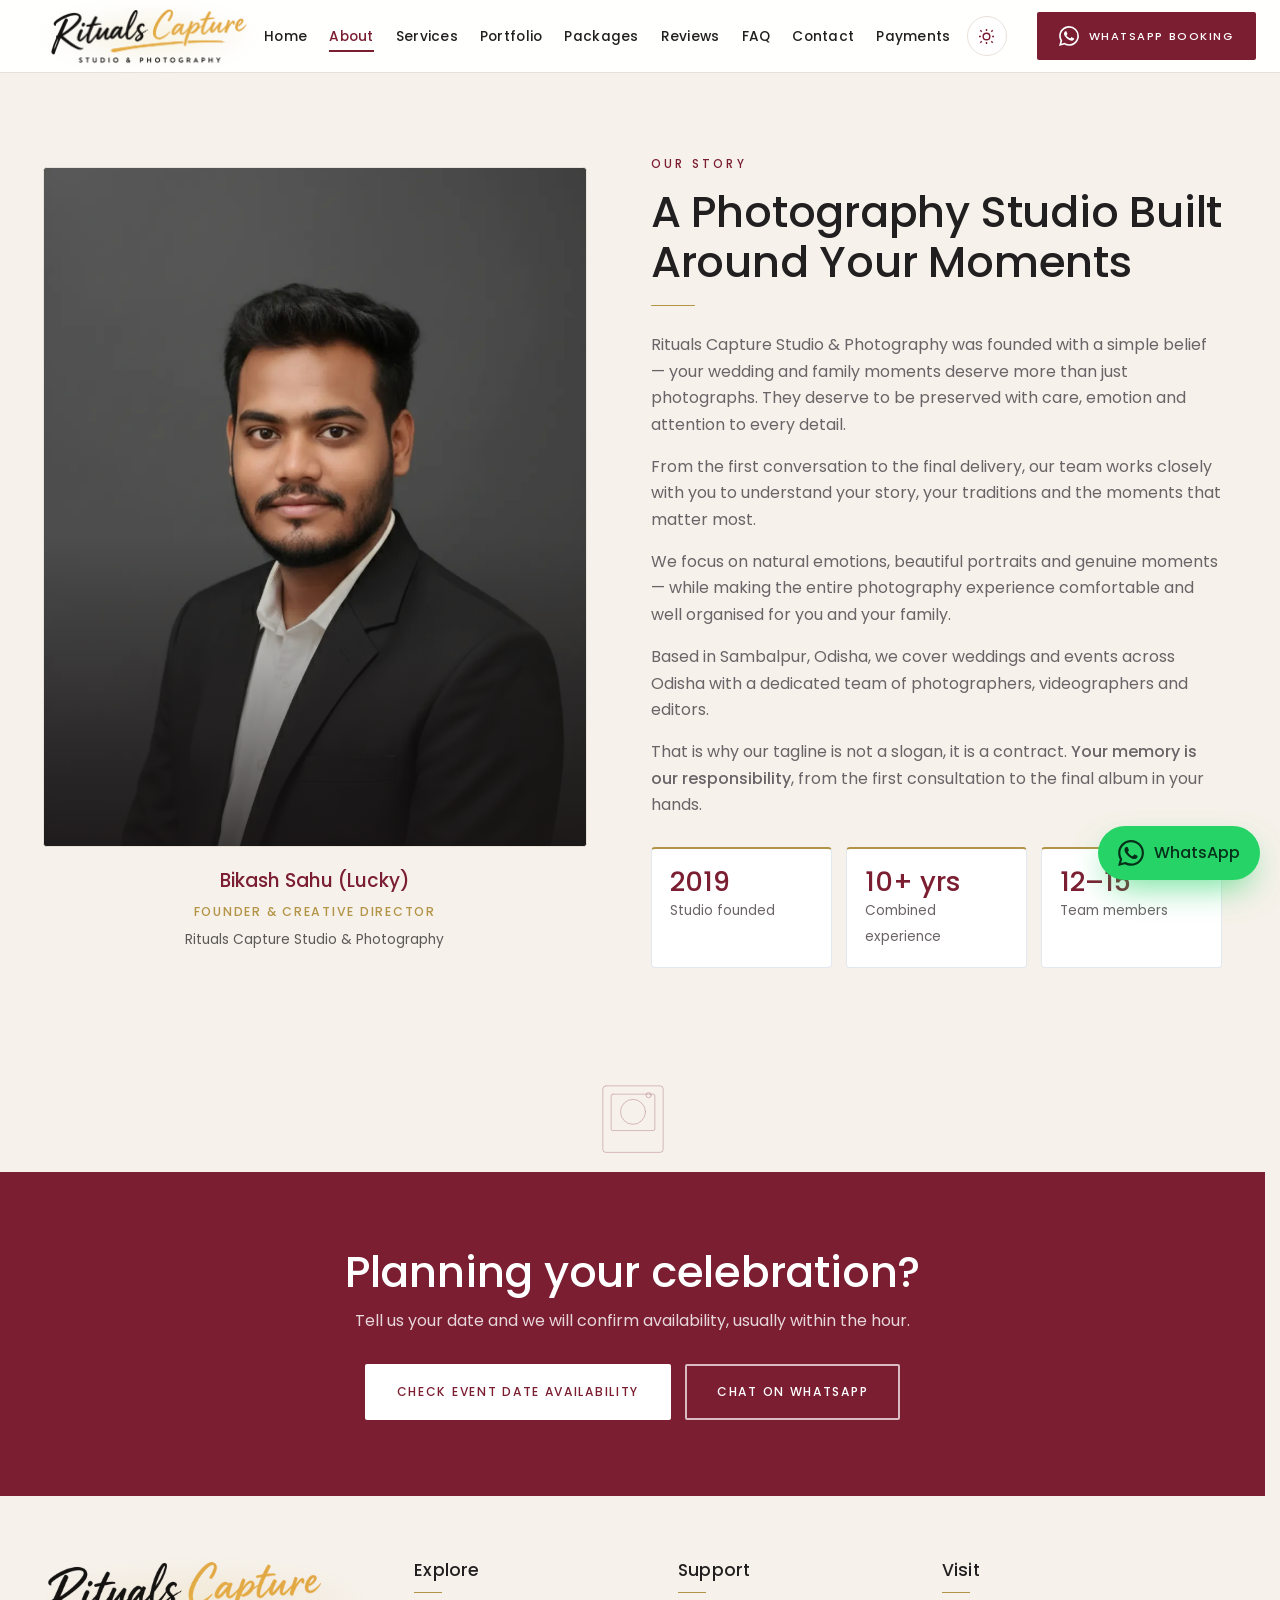
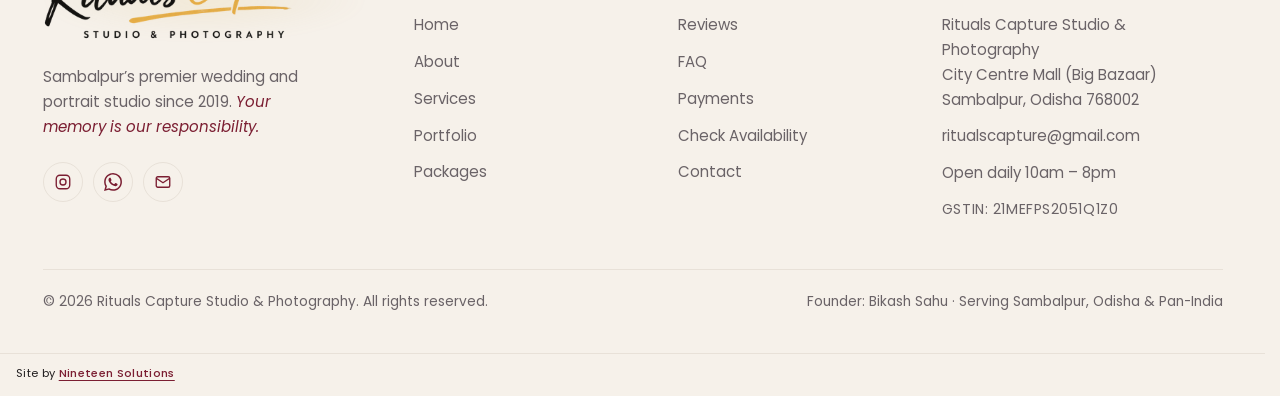
<file: about.html>
<!DOCTYPE html>
<html lang="en-IN">
<head>
<meta charset="UTF-8">
<meta name="viewport" content="width=device-width, initial-scale=1">
<title>About Us | Rituals Capture Studio &amp; Photography, Sambalpur</title>
<meta name="description" content="Meet Bikash Sahu and the Rituals Capture Studio team: wedding and portrait photographers in Sambalpur, Odisha since 2019. Your memory is our responsibility.">
<meta name="theme-color" content="#7B1E32">
<meta property="og:title" content="About Us | Rituals Capture Studio &amp; Photography, Sambalpur">
<meta property="og:description" content="Meet Bikash Sahu and the Rituals Capture Studio team: wedding and portrait photographers in Sambalpur, Odisha since 2019. Your memory is our responsibility.">
<meta property="og:type" content="website">
<link rel="icon" href="favicon.ico" sizes="any">
<link rel="icon" type="image/png" sizes="32x32" href="images/favicon-32.png">
<link rel="apple-touch-icon" href="images/apple-touch-icon.png">
<link rel="preload" href="assets/fonts/poppins-regular.woff?v=2" as="font" type="font/woff" crossorigin>
<link rel="preload" href="assets/fonts/poppins-light.woff?v=1" as="font" type="font/woff" crossorigin>
<link rel="preload" href="assets/fonts/poppins-medium.woff?v=2" as="font" type="font/woff" crossorigin>
<link rel="stylesheet" href="assets/style.css?v=20">
<script>(function(){try{if(localStorage.getItem("theme")==="dark")document.documentElement.setAttribute("data-theme","dark")}catch(e){}})();</script>

</head>
<body class="inner">
<svg width="0" height="0" style="position:absolute" aria-hidden="true" focusable="false"><symbol id="wa" viewBox="0 0 24 24"><path fill="currentColor" d="M17.472 14.382c-.297-.149-1.758-.867-2.03-.967-.273-.099-.471-.148-.67.15-.197.297-.767.966-.94 1.164-.173.199-.347.223-.644.075-.297-.15-1.255-.463-2.39-1.475-.883-.788-1.48-1.761-1.653-2.059-.173-.297-.018-.458.13-.606.134-.133.298-.347.446-.52.149-.174.198-.298.298-.497.099-.198.05-.371-.025-.52-.075-.149-.669-1.612-.916-2.207-.242-.579-.487-.5-.669-.51-.173-.008-.371-.01-.57-.01-.198 0-.52.074-.792.372-.272.297-1.04 1.016-1.04 2.479 0 1.462 1.065 2.875 1.213 3.074.149.198 2.096 3.2 5.077 4.487.709.306 1.262.489 1.694.625.712.227 1.36.195 1.871.118.571-.085 1.758-.719 2.006-1.413.248-.694.248-1.289.173-1.413-.074-.124-.272-.198-.57-.347m-5.421 7.403h-.004a9.87 9.87 0 01-5.031-1.378l-.361-.214-3.741.982.998-3.648-.235-.374a9.86 9.86 0 01-1.51-5.26c.001-5.45 4.436-9.884 9.888-9.884 2.64 0 5.122 1.03 6.988 2.898a9.825 9.825 0 012.893 6.994c-.003 5.45-4.437 9.884-9.885 9.884m8.413-18.297A11.815 11.815 0 0012.05 0C5.495 0 .16 5.335.157 11.892c0 2.096.547 4.142 1.588 5.945L.057 24l6.305-1.654a11.882 11.882 0 005.683 1.448h.005c6.554 0 11.89-5.335 11.893-11.893a11.821 11.821 0 00-3.48-8.413z"/></symbol><symbol id="lotus" viewBox="0 0 200 200"><g fill="none" stroke="currentColor" stroke-width="1.6"><ellipse cx="100" cy="58" rx="16" ry="42" transform="rotate(0 100 100)"/><ellipse cx="100" cy="58" rx="16" ry="42" transform="rotate(45 100 100)"/><ellipse cx="100" cy="58" rx="16" ry="42" transform="rotate(90 100 100)"/><ellipse cx="100" cy="58" rx="16" ry="42" transform="rotate(135 100 100)"/><ellipse cx="100" cy="58" rx="16" ry="42" transform="rotate(180 100 100)"/><ellipse cx="100" cy="58" rx="16" ry="42" transform="rotate(225 100 100)"/><ellipse cx="100" cy="58" rx="16" ry="42" transform="rotate(270 100 100)"/><ellipse cx="100" cy="58" rx="16" ry="42" transform="rotate(315 100 100)"/><circle cx="100" cy="100" r="14"/><circle cx="100" cy="100" r="92"/></g></symbol></svg>
<header id="top">
  <div class="wrap nav">
    <a href="index.html" class="brand logo-link" aria-label="Rituals Capture Studio &amp; Photography - home"><span class="logo-aura" aria-hidden="true"></span><img class="logo-img logo-on-light" src="images/logo-light.webp?v=2" width="800" height="226" alt="Rituals Capture Studio &amp; Photography"><img class="logo-img logo-on-dark" src="images/logo.webp?v=2" width="800" height="226" alt="" aria-hidden="true"></a>
    <button class="burger" id="burger" aria-label="Open menu" aria-expanded="false"><span></span><span></span><span></span></button>
    <ul class="menu" id="menu"><li><a href="index.html">Home</a></li><li><a href="about.html" aria-current="page">About</a></li><li><a href="services.html">Services</a></li><li><a href="portfolio.html">Portfolio</a></li><li><a href="packages.html">Packages</a></li><li><a href="reviews.html">Reviews</a></li><li><a href="faq.html">FAQ</a></li><li><a href="contact.html">Contact</a></li><li class="menu-head" aria-hidden="true">Payments</li><li class="menu-pay"><a href="payment.html"><span class="mp-d">Payments</span><span class="mp-m">Bank Details &amp; QR</span></a></li><li class="menu-upi"><span class="mu-k">UPI ID</span><span class="mu-v">7788844553@ybl</span><button type="button" class="pay-copy" data-copy="7788844553@ybl">Copy</button></li></ul>
    <button class="theme-toggle" id="themeToggle" type="button" aria-label="Toggle night mode" aria-pressed="false"><svg class="ic-sun" viewBox="0 0 24 24" fill="none" stroke="currentColor" stroke-width="1.8" aria-hidden="true"><circle cx="12" cy="12" r="4.2"/><path d="M12 2.5v2.4M12 19.1v2.4M4.2 4.2l1.7 1.7M18.1 18.1l1.7 1.7M2.5 12h2.4M19.1 12h2.4M4.2 19.8l1.7-1.7M18.1 5.9l1.7-1.7"/></svg><svg class="ic-moon" viewBox="0 0 24 24" fill="none" stroke="currentColor" stroke-width="1.8" aria-hidden="true"><path d="M20 14.5A8.5 8.5 0 1 1 9.5 4a7 7 0 0 0 10.5 10.5z"/></svg></button>
    <a class="btn btn-gold wa-link" data-msg="Hello Bikash, I found Rituals Capture Studio online and would like to book a shoot." href="#" target="_blank" rel="noopener"><svg width="20" height="20"><use href="#wa"/></svg> WhatsApp Booking</a>
  </div>
</header>
<main>
<!-- ABOUT -->
<section class="about" id="about" aria-labelledby="about-h">
  <div class="wrap about-grid">
    <div class="about-photo reveal">
      <div class="about-visual">
        <img src="images/about-bikash.webp" width="1000" height="1615" alt="Bikash Sahu, founder of Rituals Capture Studio &amp; Photography, Sambalpur" loading="lazy" decoding="async">
        
      </div>
      <div class="about-caption">
        <span class="cap-name">Bikash Sahu (Lucky)</span>
        <span class="cap-title">Founder &amp; Creative Director</span>
        <span class="cap-studio">Rituals Capture Studio &amp; Photography</span>
      </div>
    </div>
    <div class="reveal">
      <span class="eyebrow">Our Story</span>
      <h1 id="about-h">A Photography Studio Built Around Your Moments</h1>
      <div class="rule"></div>
      <p>Rituals Capture Studio &amp; Photography was founded with a simple belief — your wedding and family moments deserve more than just photographs. They deserve to be preserved with care, emotion and attention to every detail.</p>
      <p>From the first conversation to the final delivery, our team works closely with you to understand your story, your traditions and the moments that matter most.</p>
      <p>We focus on natural emotions, beautiful portraits and genuine moments — while making the entire photography experience comfortable and well organised for you and your family.</p>
      <p>Based in Sambalpur, Odisha, we cover weddings and events across Odisha with a dedicated team of photographers, videographers and editors.</p>
      <p>That is why our tagline is not a slogan, it is a contract. <strong>Your memory is our responsibility</strong>, from the first consultation to the final album in your hands.</p>
      <div class="pillars">
        <div class="pillar"><b>2019</b><span>Studio founded</span></div>
        <div class="pillar"><b>10+ yrs</b><span>Combined experience</span></div>
        <div class="pillar"><b>12–15</b><span>Team members</span></div>
      </div>
    </div>
  </div>
</section>

<div class="sketch-decor reveal"><svg class="sk sk-polaroid" viewBox="0 0 200 200" aria-hidden="true"><rect x="42" y="42" width="116" height="128" rx="6"/><rect x="58" y="58" width="84" height="70" rx="3"/><circle cx="100" cy="92" r="24"/><circle cx="130" cy="60" r="5"/></svg></div>

<section class="cta-band" aria-labelledby="cta-h"><div class="wrap"><h2 id="cta-h">Planning your celebration?</h2><p>Tell us your date and we will confirm availability, usually within the hour.</p><div class="row"><a class="btn btn-light" href="book.html">Check Event Date Availability</a><a class="btn btn-out wa-link" data-msg="Hello Bikash, I would like to book Rituals Capture Studio." href="#" target="_blank" rel="noopener">Chat on WhatsApp</a></div></div></section>

</main>
<footer>
  <div class="wrap">
    <div class="ft">
      <div><a class="brand logo-link" href="index.html" aria-label="Rituals Capture Studio &amp; Photography - home"><span class="logo-aura" aria-hidden="true"></span><img class="logo-img logo-on-light" src="images/logo-light.webp?v=2" width="800" height="226" alt="Rituals Capture Studio &amp; Photography" style="width:min(280px,100%)"><img class="logo-img logo-on-dark" src="images/logo.webp?v=2" width="800" height="226" alt="" aria-hidden="true" style="width:min(280px,100%)"></a>
        <p class="fdesc">Sambalpur’s premier wedding and portrait studio since 2019. <em class="ftag">Your memory is our responsibility.</em></p>
        <div class="social"><a class="ig-link" href="#" target="_blank" rel="noopener" aria-label="Instagram"><svg viewBox="0 0 24 24" fill="none" stroke="currentColor" stroke-width="1.8"><rect x="3" y="3" width="18" height="18" rx="5"/><circle cx="12" cy="12" r="4"/></svg></a><a class="wa-link" data-msg="Hello Bikash, I would like to book Rituals Capture Studio." href="#" target="_blank" rel="noopener" aria-label="WhatsApp"><svg><use href="#wa"/></svg></a><a class="mail-link" href="#" aria-label="Email"><svg viewBox="0 0 24 24" fill="none" stroke="currentColor" stroke-width="1.8"><rect x="3" y="5" width="18" height="14" rx="2"/><path d="M3 7l9 6 9-6"/></svg></a></div></div>
      <div><h4>Explore</h4><ul><li><a href="index.html">Home</a></li><li><a href="about.html">About</a></li><li><a href="services.html">Services</a></li><li><a href="portfolio.html">Portfolio</a></li><li><a href="packages.html">Packages</a></li></ul></div>
      <div><h4>Support</h4><ul><li><a href="reviews.html">Reviews</a></li><li><a href="faq.html">FAQ</a></li><li><a href="payment.html">Payments</a></li><li><a href="book.html">Check Availability</a></li><li><a href="contact.html">Contact</a></li></ul></div>
      <div><h4>Visit</h4><ul><li>Rituals Capture Studio &amp; Photography<br>City Centre Mall (Big Bazaar)<br>Sambalpur, Odisha 768002</li><li><a class="mail-link" href="#"></a></li><li>Open daily 10am – 8pm</li><li class="gstin">GSTIN: 21MEFPS2051Q1Z0</li></ul></div>
    </div>
    <div class="copy"><span>© <span id="yr"></span> Rituals Capture Studio &amp; Photography. All rights reserved.</span><span>Founder: Bikash Sahu · Serving Sambalpur, Odisha &amp; Pan-India</span></div>
  </div>
</footer>
<div class="credit-bar"><p class="credit">Site by <a href="https://nineteensolutions.in/" target="_blank" rel="noopener">Nineteen Solutions</a></p></div>
<a class="fab wa-link" data-msg="Hello Bikash, I would like to check date availability at Rituals Capture Studio." href="#" target="_blank" rel="noopener" aria-label="Chat on WhatsApp"><svg><use href="#wa"/></svg><span>WhatsApp</span></a>
<div class="toast" id="toast" role="status"></div>

<script src="assets/site.js?v=2" defer></script>
</body>
</html>
</file>
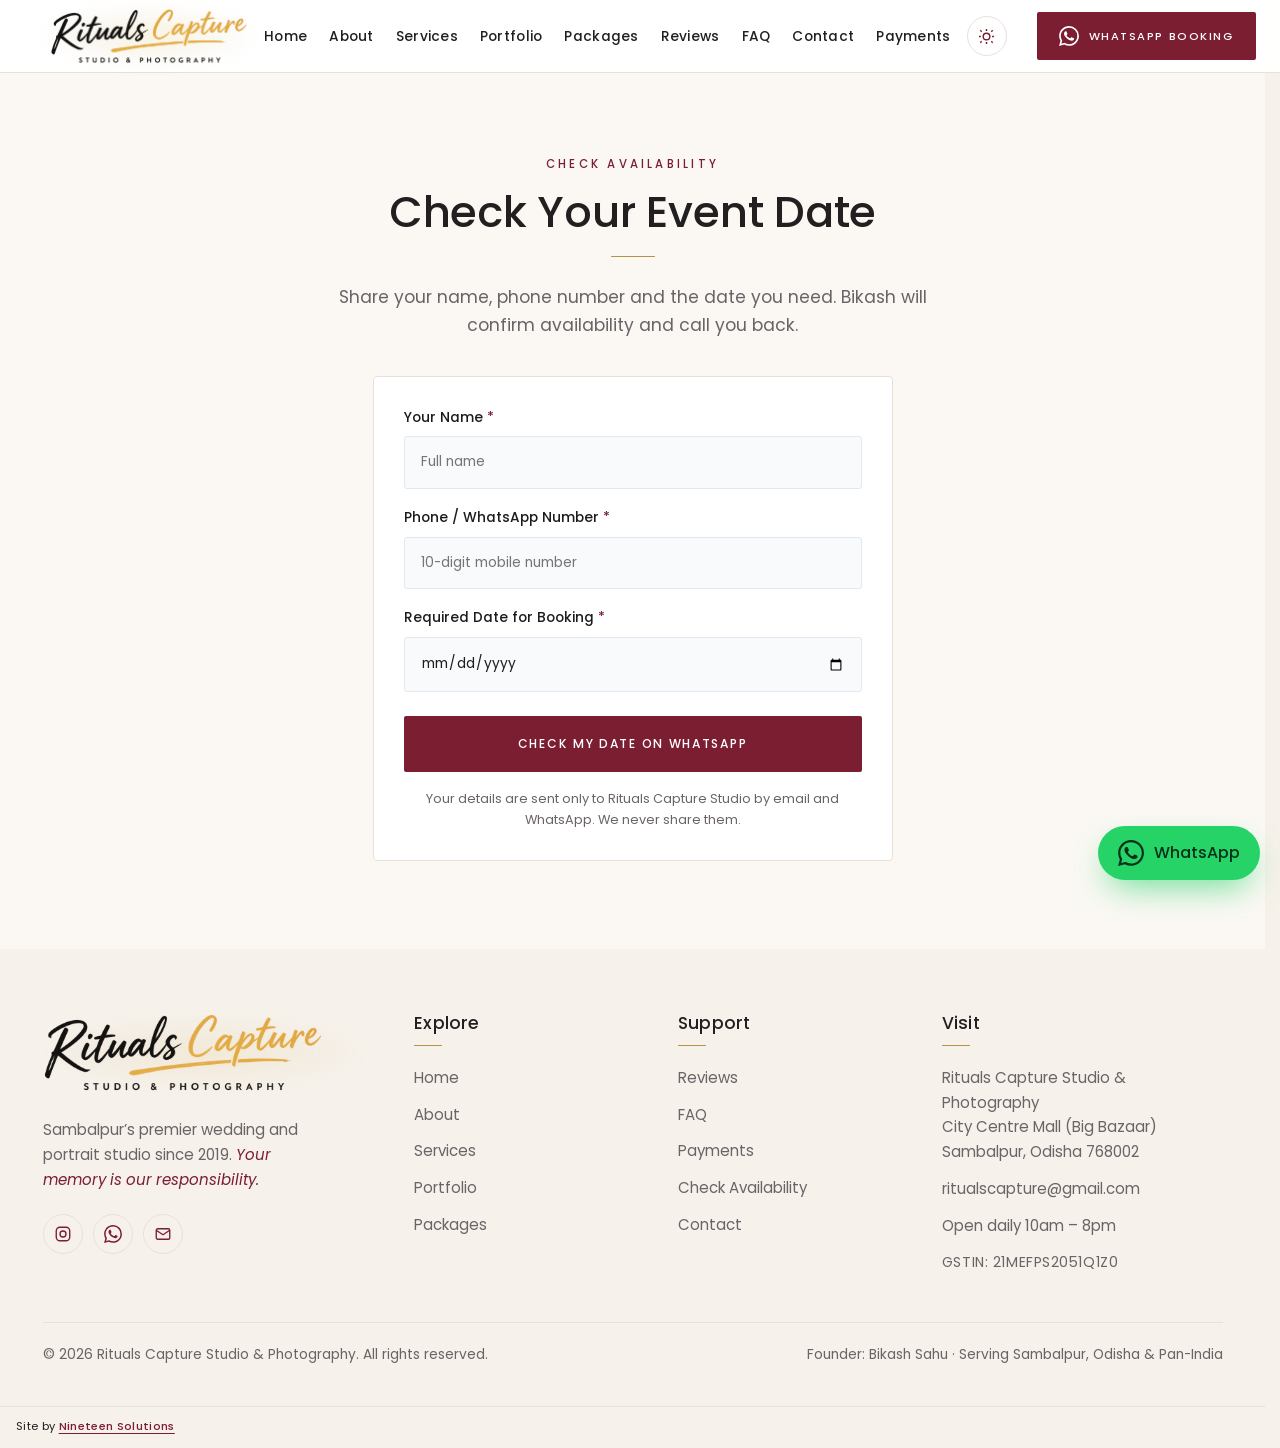
<file: book.html>
<!DOCTYPE html>
<html lang="en-IN">
<head>
<meta charset="UTF-8">
<meta name="viewport" content="width=device-width, initial-scale=1">
<title>Check Event Date Availability | Rituals Capture Studio &amp; Photography</title>
<meta name="description" content="Share your name, phone and event date. Your enquiry reaches Bikash Sahu directly on WhatsApp and email.">
<meta name="theme-color" content="#7B1E32">
<meta property="og:title" content="Check Event Date Availability | Rituals Capture Studio &amp; Photography">
<meta property="og:description" content="Share your name, phone and event date. Your enquiry reaches Bikash Sahu directly on WhatsApp and email.">
<meta property="og:type" content="website">
<link rel="icon" href="favicon.ico" sizes="any">
<link rel="icon" type="image/png" sizes="32x32" href="images/favicon-32.png">
<link rel="apple-touch-icon" href="images/apple-touch-icon.png">
<link rel="preload" href="assets/fonts/poppins-regular.woff?v=2" as="font" type="font/woff" crossorigin>
<link rel="preload" href="assets/fonts/poppins-light.woff?v=1" as="font" type="font/woff" crossorigin>
<link rel="preload" href="assets/fonts/poppins-medium.woff?v=2" as="font" type="font/woff" crossorigin>
<link rel="stylesheet" href="assets/style.css?v=20">
<script>(function(){try{if(localStorage.getItem("theme")==="dark")document.documentElement.setAttribute("data-theme","dark")}catch(e){}})();</script>

</head>
<body class="inner">
<svg width="0" height="0" style="position:absolute" aria-hidden="true" focusable="false"><symbol id="wa" viewBox="0 0 24 24"><path fill="currentColor" d="M17.472 14.382c-.297-.149-1.758-.867-2.03-.967-.273-.099-.471-.148-.67.15-.197.297-.767.966-.94 1.164-.173.199-.347.223-.644.075-.297-.15-1.255-.463-2.39-1.475-.883-.788-1.48-1.761-1.653-2.059-.173-.297-.018-.458.13-.606.134-.133.298-.347.446-.52.149-.174.198-.298.298-.497.099-.198.05-.371-.025-.52-.075-.149-.669-1.612-.916-2.207-.242-.579-.487-.5-.669-.51-.173-.008-.371-.01-.57-.01-.198 0-.52.074-.792.372-.272.297-1.04 1.016-1.04 2.479 0 1.462 1.065 2.875 1.213 3.074.149.198 2.096 3.2 5.077 4.487.709.306 1.262.489 1.694.625.712.227 1.36.195 1.871.118.571-.085 1.758-.719 2.006-1.413.248-.694.248-1.289.173-1.413-.074-.124-.272-.198-.57-.347m-5.421 7.403h-.004a9.87 9.87 0 01-5.031-1.378l-.361-.214-3.741.982.998-3.648-.235-.374a9.86 9.86 0 01-1.51-5.26c.001-5.45 4.436-9.884 9.888-9.884 2.64 0 5.122 1.03 6.988 2.898a9.825 9.825 0 012.893 6.994c-.003 5.45-4.437 9.884-9.885 9.884m8.413-18.297A11.815 11.815 0 0012.05 0C5.495 0 .16 5.335.157 11.892c0 2.096.547 4.142 1.588 5.945L.057 24l6.305-1.654a11.882 11.882 0 005.683 1.448h.005c6.554 0 11.89-5.335 11.893-11.893a11.821 11.821 0 00-3.48-8.413z"/></symbol><symbol id="lotus" viewBox="0 0 200 200"><g fill="none" stroke="currentColor" stroke-width="1.6"><ellipse cx="100" cy="58" rx="16" ry="42" transform="rotate(0 100 100)"/><ellipse cx="100" cy="58" rx="16" ry="42" transform="rotate(45 100 100)"/><ellipse cx="100" cy="58" rx="16" ry="42" transform="rotate(90 100 100)"/><ellipse cx="100" cy="58" rx="16" ry="42" transform="rotate(135 100 100)"/><ellipse cx="100" cy="58" rx="16" ry="42" transform="rotate(180 100 100)"/><ellipse cx="100" cy="58" rx="16" ry="42" transform="rotate(225 100 100)"/><ellipse cx="100" cy="58" rx="16" ry="42" transform="rotate(270 100 100)"/><ellipse cx="100" cy="58" rx="16" ry="42" transform="rotate(315 100 100)"/><circle cx="100" cy="100" r="14"/><circle cx="100" cy="100" r="92"/></g></symbol></svg>
<header id="top">
  <div class="wrap nav">
    <a href="index.html" class="brand logo-link" aria-label="Rituals Capture Studio &amp; Photography - home"><span class="logo-aura" aria-hidden="true"></span><img class="logo-img logo-on-light" src="images/logo-light.webp?v=2" width="800" height="226" alt="Rituals Capture Studio &amp; Photography"><img class="logo-img logo-on-dark" src="images/logo.webp?v=2" width="800" height="226" alt="" aria-hidden="true"></a>
    <button class="burger" id="burger" aria-label="Open menu" aria-expanded="false"><span></span><span></span><span></span></button>
    <ul class="menu" id="menu"><li><a href="index.html">Home</a></li><li><a href="about.html">About</a></li><li><a href="services.html">Services</a></li><li><a href="portfolio.html">Portfolio</a></li><li><a href="packages.html">Packages</a></li><li><a href="reviews.html">Reviews</a></li><li><a href="faq.html">FAQ</a></li><li><a href="contact.html">Contact</a></li><li class="menu-head" aria-hidden="true">Payments</li><li class="menu-pay"><a href="payment.html"><span class="mp-d">Payments</span><span class="mp-m">Bank Details &amp; QR</span></a></li><li class="menu-upi"><span class="mu-k">UPI ID</span><span class="mu-v">7788844553@ybl</span><button type="button" class="pay-copy" data-copy="7788844553@ybl">Copy</button></li></ul>
    <button class="theme-toggle" id="themeToggle" type="button" aria-label="Toggle night mode" aria-pressed="false"><svg class="ic-sun" viewBox="0 0 24 24" fill="none" stroke="currentColor" stroke-width="1.8" aria-hidden="true"><circle cx="12" cy="12" r="4.2"/><path d="M12 2.5v2.4M12 19.1v2.4M4.2 4.2l1.7 1.7M18.1 18.1l1.7 1.7M2.5 12h2.4M19.1 12h2.4M4.2 19.8l1.7-1.7M18.1 5.9l1.7-1.7"/></svg><svg class="ic-moon" viewBox="0 0 24 24" fill="none" stroke="currentColor" stroke-width="1.8" aria-hidden="true"><path d="M20 14.5A8.5 8.5 0 1 1 9.5 4a7 7 0 0 0 10.5 10.5z"/></svg></button>
    <a class="btn btn-gold wa-link" data-msg="Hello Bikash, I found Rituals Capture Studio online and would like to book a shoot." href="#" target="_blank" rel="noopener"><svg width="20" height="20"><use href="#wa"/></svg> WhatsApp Booking</a>
  </div>
</header>
<main>
<!-- WIZARD -->
<section class="wizard-sec" id="booking" aria-labelledby="wz-h">
  <div class="wrap">
    <div class="center reveal"><span class="eyebrow">Check Availability</span><h1 id="wz-h">Check Your Event Date</h1><div class="rule"></div><p class="lead">Share your name, phone number and the date you need. Bikash will confirm availability and call you back.</p></div>
    <form class="qform reveal" novalidate>
  <input type="hidden" name="pkg" value="">
  <div class="field"><label>Your Name <i>*</i><input name="name" autocomplete="name" placeholder="Full name" required></label><span class="errmsg">Please enter your name.</span></div>
  <div class="field"><label>Phone / WhatsApp Number <i>*</i><input name="phone" type="tel" inputmode="tel" autocomplete="tel" placeholder="10-digit mobile number" required></label><span class="errmsg">Enter a valid 10-digit mobile number.</span></div>
  <div class="field"><label>Required Date for Booking <i>*</i><input name="date" type="date" required></label><span class="errmsg">Please choose a date from today onwards.</span></div>
  <p class="qpkg" hidden></p>
  <button class="btn btn-maroon" type="submit">Check My Date on WhatsApp</button>
  <p class="secure">Your details are sent only to Rituals Capture Studio by email and WhatsApp. We never share them.</p>
</form>
  </div>
</section>

</main>
<footer>
  <div class="wrap">
    <div class="ft">
      <div><a class="brand logo-link" href="index.html" aria-label="Rituals Capture Studio &amp; Photography - home"><span class="logo-aura" aria-hidden="true"></span><img class="logo-img logo-on-light" src="images/logo-light.webp?v=2" width="800" height="226" alt="Rituals Capture Studio &amp; Photography" style="width:min(280px,100%)"><img class="logo-img logo-on-dark" src="images/logo.webp?v=2" width="800" height="226" alt="" aria-hidden="true" style="width:min(280px,100%)"></a>
        <p class="fdesc">Sambalpur’s premier wedding and portrait studio since 2019. <em class="ftag">Your memory is our responsibility.</em></p>
        <div class="social"><a class="ig-link" href="#" target="_blank" rel="noopener" aria-label="Instagram"><svg viewBox="0 0 24 24" fill="none" stroke="currentColor" stroke-width="1.8"><rect x="3" y="3" width="18" height="18" rx="5"/><circle cx="12" cy="12" r="4"/></svg></a><a class="wa-link" data-msg="Hello Bikash, I would like to book Rituals Capture Studio." href="#" target="_blank" rel="noopener" aria-label="WhatsApp"><svg><use href="#wa"/></svg></a><a class="mail-link" href="#" aria-label="Email"><svg viewBox="0 0 24 24" fill="none" stroke="currentColor" stroke-width="1.8"><rect x="3" y="5" width="18" height="14" rx="2"/><path d="M3 7l9 6 9-6"/></svg></a></div></div>
      <div><h4>Explore</h4><ul><li><a href="index.html">Home</a></li><li><a href="about.html">About</a></li><li><a href="services.html">Services</a></li><li><a href="portfolio.html">Portfolio</a></li><li><a href="packages.html">Packages</a></li></ul></div>
      <div><h4>Support</h4><ul><li><a href="reviews.html">Reviews</a></li><li><a href="faq.html">FAQ</a></li><li><a href="payment.html">Payments</a></li><li><a href="book.html">Check Availability</a></li><li><a href="contact.html">Contact</a></li></ul></div>
      <div><h4>Visit</h4><ul><li>Rituals Capture Studio &amp; Photography<br>City Centre Mall (Big Bazaar)<br>Sambalpur, Odisha 768002</li><li><a class="mail-link" href="#"></a></li><li>Open daily 10am – 8pm</li><li class="gstin">GSTIN: 21MEFPS2051Q1Z0</li></ul></div>
    </div>
    <div class="copy"><span>© <span id="yr"></span> Rituals Capture Studio &amp; Photography. All rights reserved.</span><span>Founder: Bikash Sahu · Serving Sambalpur, Odisha &amp; Pan-India</span></div>
  </div>
</footer>
<div class="credit-bar"><p class="credit">Site by <a href="https://nineteensolutions.in/" target="_blank" rel="noopener">Nineteen Solutions</a></p></div>
<a class="fab wa-link" data-msg="Hello Bikash, I would like to check date availability at Rituals Capture Studio." href="#" target="_blank" rel="noopener" aria-label="Chat on WhatsApp"><svg><use href="#wa"/></svg><span>WhatsApp</span></a>
<div class="toast" id="toast" role="status"></div>

<script src="assets/site.js?v=2" defer></script>
</body>
</html>
</file>
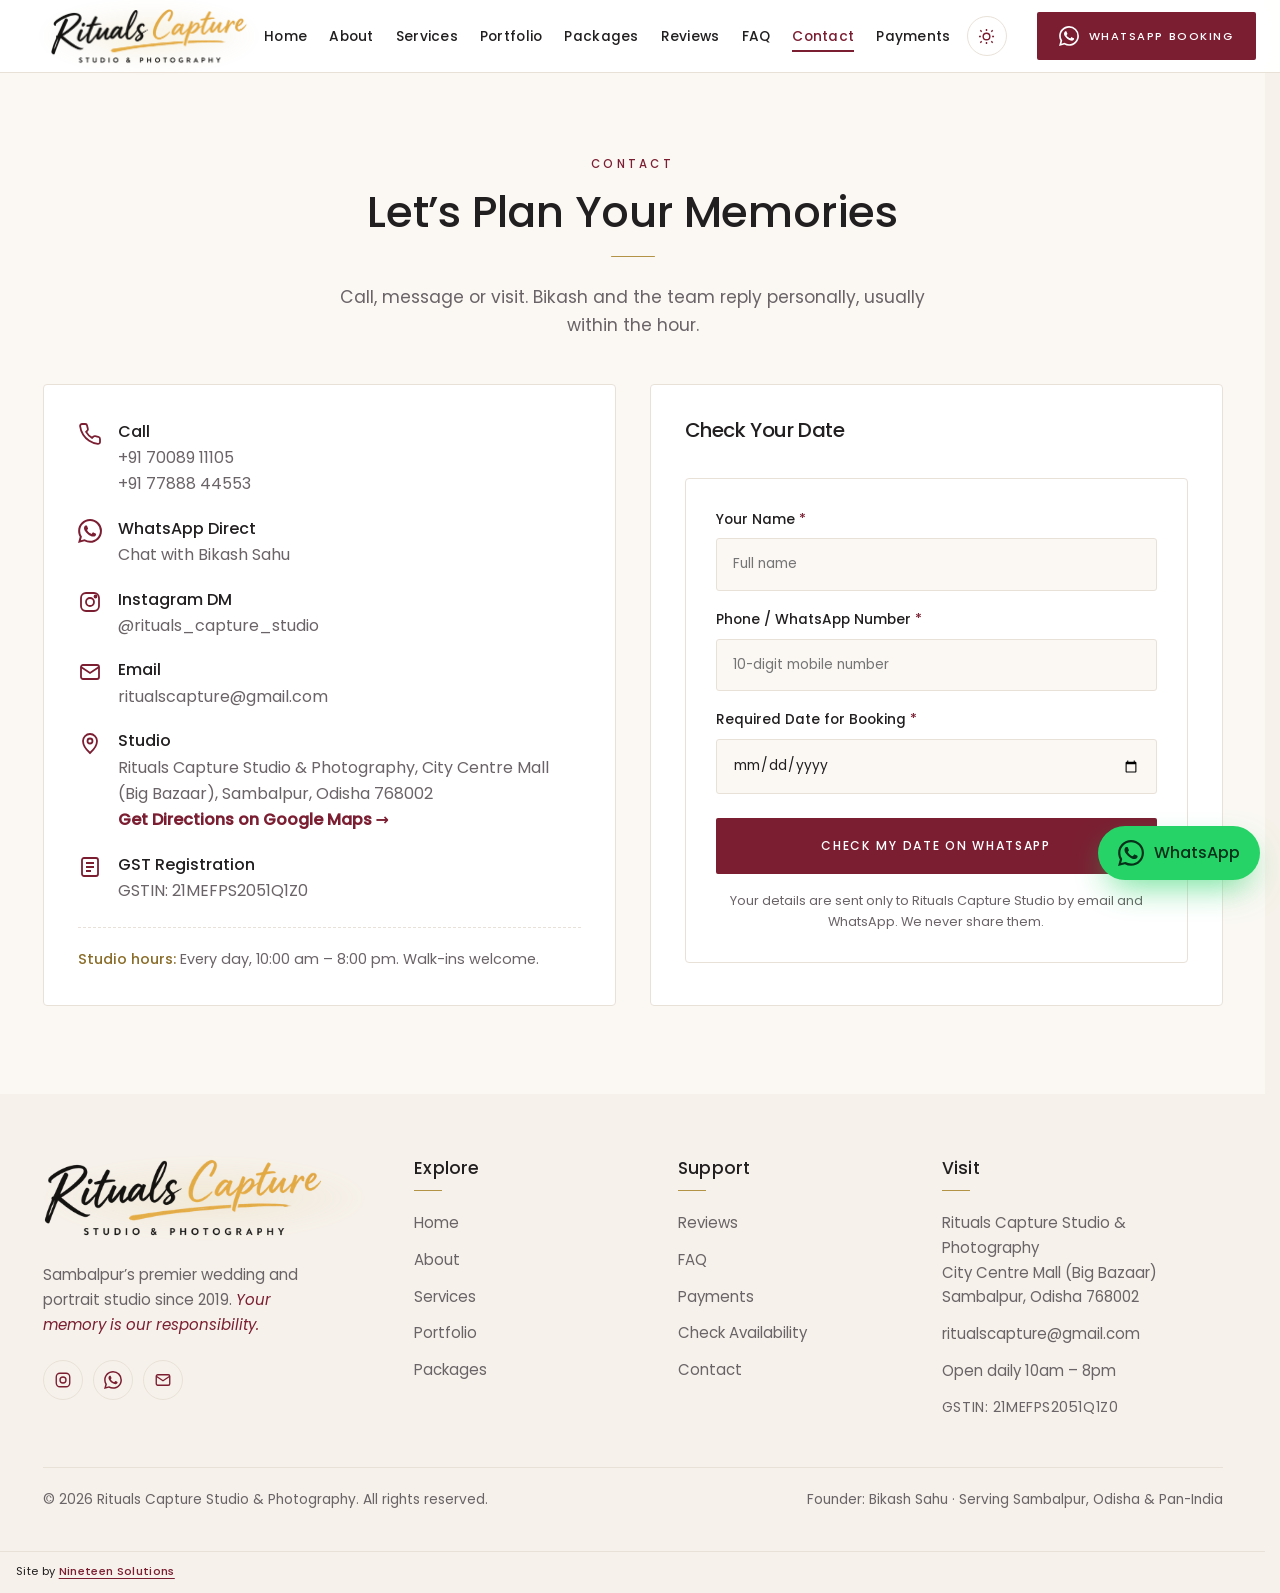
<file: contact.html>
<!DOCTYPE html>
<html lang="en-IN">
<head>
<meta charset="UTF-8">
<meta name="viewport" content="width=device-width, initial-scale=1">
<title>Contact Rituals Capture Studio | Sambalpur, Odisha</title>
<meta name="description" content="Call, WhatsApp or visit Rituals Capture Studio &amp; Photography at City Centre Mall (Big Bazaar), Sambalpur, Odisha 768002.">
<meta name="theme-color" content="#7B1E32">
<meta property="og:title" content="Contact Rituals Capture Studio | Sambalpur, Odisha">
<meta property="og:description" content="Call, WhatsApp or visit Rituals Capture Studio &amp; Photography at City Centre Mall (Big Bazaar), Sambalpur, Odisha 768002.">
<meta property="og:type" content="website">
<link rel="icon" href="favicon.ico" sizes="any">
<link rel="icon" type="image/png" sizes="32x32" href="images/favicon-32.png">
<link rel="apple-touch-icon" href="images/apple-touch-icon.png">
<link rel="preload" href="assets/fonts/poppins-regular.woff?v=2" as="font" type="font/woff" crossorigin>
<link rel="preload" href="assets/fonts/poppins-light.woff?v=1" as="font" type="font/woff" crossorigin>
<link rel="preload" href="assets/fonts/poppins-medium.woff?v=2" as="font" type="font/woff" crossorigin>
<link rel="stylesheet" href="assets/style.css?v=20">
<script>(function(){try{if(localStorage.getItem("theme")==="dark")document.documentElement.setAttribute("data-theme","dark")}catch(e){}})();</script>
<script type="application/ld+json">
{
  "@context":"https://schema.org",
  "@type":["LocalBusiness","Photographer"],
  "name":"Rituals Capture Studio & Photography",
  "alternateName":"Rituals Capture Studio",
  "description":"Wedding photography and cinematic wedding films studio in Sambalpur, Odisha, serving all of India. Pre-wedding shoots, portraits and event coverage since 2019.",
  "slogan":"Your memory is our responsibility",
  "telephone":["+91-70089-11105","+91-77888-44553"],
  "email":"ritualscapture@gmail.com",
  "foundingDate":"2019",
  "taxID":"21MEFPS2051Q1Z0",
  "founder":{"@type":"Person","name":"Bikash Sahu","jobTitle":"Founder & CEO"},
    "address":{"@type":"PostalAddress","streetAddress":"City Centre Mall, Big Bazaar","addressLocality":"Sambalpur","addressRegion":"Odisha","postalCode":"768002","addressCountry":"IN"},
  "hasMap":"https://share.google/Gb2dODf7B4HH9jxus",
  "geo":{"@type":"GeoCoordinates","latitude":21.4669,"longitude":83.9812},
  "openingHoursSpecification":[{"@type":"OpeningHoursSpecification","dayOfWeek":["Monday","Tuesday","Wednesday","Thursday","Friday","Saturday","Sunday"],"opens":"10:00","closes":"20:00"}],
  "areaServed":[{"@type":"City","name":"Sambalpur"},{"@type":"State","name":"Odisha"},{"@type":"Country","name":"India"}],
  "aggregateRating":{"@type":"AggregateRating","ratingValue":"4.9","bestRating":"5","reviewCount":"96"},
  "sameAs":["https://www.instagram.com/rituals_capture_studio"],
  "hasOfferCatalog":{"@type":"OfferCatalog","name":"Wedding Photography & Film Packages","itemListElement":[{"@type":"Offer","name":"Traditional Basic Wedding Package","itemOffered":{"@type":"Service","name":"Traditional Basic Wedding Package"}},{"@type":"Offer","name":"Traditional Classic Wedding Package","itemOffered":{"@type":"Service","name":"Traditional Classic Wedding Package"}},{"@type":"Offer","name":"Traditional Premium Wedding Package","itemOffered":{"@type":"Service","name":"Traditional Premium Wedding Package"}},{"@type":"Offer","name":"Cinematic Basic Wedding Package","itemOffered":{"@type":"Service","name":"Cinematic Basic Wedding Package"}},{"@type":"Offer","name":"Cinematic Classic Wedding Package","itemOffered":{"@type":"Service","name":"Cinematic Classic Wedding Package"}},{"@type":"Offer","name":"Cinematic Premium Wedding Package","itemOffered":{"@type":"Service","name":"Cinematic Premium Wedding Package"}}]}
}
</script>
</head>
<body class="inner">
<svg width="0" height="0" style="position:absolute" aria-hidden="true" focusable="false"><symbol id="wa" viewBox="0 0 24 24"><path fill="currentColor" d="M17.472 14.382c-.297-.149-1.758-.867-2.03-.967-.273-.099-.471-.148-.67.15-.197.297-.767.966-.94 1.164-.173.199-.347.223-.644.075-.297-.15-1.255-.463-2.39-1.475-.883-.788-1.48-1.761-1.653-2.059-.173-.297-.018-.458.13-.606.134-.133.298-.347.446-.52.149-.174.198-.298.298-.497.099-.198.05-.371-.025-.52-.075-.149-.669-1.612-.916-2.207-.242-.579-.487-.5-.669-.51-.173-.008-.371-.01-.57-.01-.198 0-.52.074-.792.372-.272.297-1.04 1.016-1.04 2.479 0 1.462 1.065 2.875 1.213 3.074.149.198 2.096 3.2 5.077 4.487.709.306 1.262.489 1.694.625.712.227 1.36.195 1.871.118.571-.085 1.758-.719 2.006-1.413.248-.694.248-1.289.173-1.413-.074-.124-.272-.198-.57-.347m-5.421 7.403h-.004a9.87 9.87 0 01-5.031-1.378l-.361-.214-3.741.982.998-3.648-.235-.374a9.86 9.86 0 01-1.51-5.26c.001-5.45 4.436-9.884 9.888-9.884 2.64 0 5.122 1.03 6.988 2.898a9.825 9.825 0 012.893 6.994c-.003 5.45-4.437 9.884-9.885 9.884m8.413-18.297A11.815 11.815 0 0012.05 0C5.495 0 .16 5.335.157 11.892c0 2.096.547 4.142 1.588 5.945L.057 24l6.305-1.654a11.882 11.882 0 005.683 1.448h.005c6.554 0 11.89-5.335 11.893-11.893a11.821 11.821 0 00-3.48-8.413z"/></symbol><symbol id="lotus" viewBox="0 0 200 200"><g fill="none" stroke="currentColor" stroke-width="1.6"><ellipse cx="100" cy="58" rx="16" ry="42" transform="rotate(0 100 100)"/><ellipse cx="100" cy="58" rx="16" ry="42" transform="rotate(45 100 100)"/><ellipse cx="100" cy="58" rx="16" ry="42" transform="rotate(90 100 100)"/><ellipse cx="100" cy="58" rx="16" ry="42" transform="rotate(135 100 100)"/><ellipse cx="100" cy="58" rx="16" ry="42" transform="rotate(180 100 100)"/><ellipse cx="100" cy="58" rx="16" ry="42" transform="rotate(225 100 100)"/><ellipse cx="100" cy="58" rx="16" ry="42" transform="rotate(270 100 100)"/><ellipse cx="100" cy="58" rx="16" ry="42" transform="rotate(315 100 100)"/><circle cx="100" cy="100" r="14"/><circle cx="100" cy="100" r="92"/></g></symbol></svg>
<header id="top">
  <div class="wrap nav">
    <a href="index.html" class="brand logo-link" aria-label="Rituals Capture Studio &amp; Photography - home"><span class="logo-aura" aria-hidden="true"></span><img class="logo-img logo-on-light" src="images/logo-light.webp?v=2" width="800" height="226" alt="Rituals Capture Studio &amp; Photography"><img class="logo-img logo-on-dark" src="images/logo.webp?v=2" width="800" height="226" alt="" aria-hidden="true"></a>
    <button class="burger" id="burger" aria-label="Open menu" aria-expanded="false"><span></span><span></span><span></span></button>
    <ul class="menu" id="menu"><li><a href="index.html">Home</a></li><li><a href="about.html">About</a></li><li><a href="services.html">Services</a></li><li><a href="portfolio.html">Portfolio</a></li><li><a href="packages.html">Packages</a></li><li><a href="reviews.html">Reviews</a></li><li><a href="faq.html">FAQ</a></li><li><a href="contact.html" aria-current="page">Contact</a></li><li class="menu-head" aria-hidden="true">Payments</li><li class="menu-pay"><a href="payment.html"><span class="mp-d">Payments</span><span class="mp-m">Bank Details &amp; QR</span></a></li><li class="menu-upi"><span class="mu-k">UPI ID</span><span class="mu-v">7788844553@ybl</span><button type="button" class="pay-copy" data-copy="7788844553@ybl">Copy</button></li></ul>
    <button class="theme-toggle" id="themeToggle" type="button" aria-label="Toggle night mode" aria-pressed="false"><svg class="ic-sun" viewBox="0 0 24 24" fill="none" stroke="currentColor" stroke-width="1.8" aria-hidden="true"><circle cx="12" cy="12" r="4.2"/><path d="M12 2.5v2.4M12 19.1v2.4M4.2 4.2l1.7 1.7M18.1 18.1l1.7 1.7M2.5 12h2.4M19.1 12h2.4M4.2 19.8l1.7-1.7M18.1 5.9l1.7-1.7"/></svg><svg class="ic-moon" viewBox="0 0 24 24" fill="none" stroke="currentColor" stroke-width="1.8" aria-hidden="true"><path d="M20 14.5A8.5 8.5 0 1 1 9.5 4a7 7 0 0 0 10.5 10.5z"/></svg></button>
    <a class="btn btn-gold wa-link" data-msg="Hello Bikash, I found Rituals Capture Studio online and would like to book a shoot." href="#" target="_blank" rel="noopener"><svg width="20" height="20"><use href="#wa"/></svg> WhatsApp Booking</a>
  </div>
</header>
<main>
<!-- CONTACT -->
<section class="dark" id="contact" aria-labelledby="ct-h">
  <div class="wrap">
    <div class="center reveal"><span class="eyebrow">Contact</span><h1 id="ct-h">Let’s Plan Your Memories</h1><div class="rule"></div><p class="lead">Call, message or visit. Bikash and the team reply personally, usually within the hour.</p></div>
    <div class="ct-grid">
      <div class="ct-card reveal">
        <ul class="ct-list">
          <li><svg viewBox="0 0 24 24" fill="none" stroke="currentColor" stroke-width="1.8"><path d="M22 16.9v3a2 2 0 0 1-2.2 2 19.8 19.8 0 0 1-8.6-3.1 19.5 19.5 0 0 1-6-6A19.8 19.8 0 0 1 2.1 4.2 2 2 0 0 1 4.1 2h3a2 2 0 0 1 2 1.7c.1 1 .4 1.9.7 2.8a2 2 0 0 1-.5 2.1L8.1 9.9a16 16 0 0 0 6 6l1.3-1.3a2 2 0 0 1 2.1-.4c.9.3 1.8.6 2.8.7a2 2 0 0 1 1.7 2z"/></svg><div><b>Call</b><a class="tel-link" href="#"></a><br><a href="tel:+917788844553">+91 77888 44553</a></div></li>
          <li><svg width="24" height="24"><use href="#wa"/></svg><div><b>WhatsApp Direct</b><a class="wa-link" data-msg="Hello Bikash, I would like to know more about your wedding packages." href="#" target="_blank" rel="noopener">Chat with Bikash Sahu</a></div></li>
          <li><svg viewBox="0 0 24 24" fill="none" stroke="currentColor" stroke-width="1.8"><rect x="3" y="3" width="18" height="18" rx="5"/><circle cx="12" cy="12" r="4"/><circle cx="17.5" cy="6.5" r="1" fill="currentColor"/></svg><div><b>Instagram DM</b><a class="ig-link" href="#" target="_blank" rel="noopener"></a></div></li>
          <li><svg viewBox="0 0 24 24" fill="none" stroke="currentColor" stroke-width="1.8"><rect x="3" y="5" width="18" height="14" rx="2"/><path d="M3 7l9 6 9-6"/></svg><div><b>Email</b><a class="mail-link" href="#"></a></div></li>
          <li><svg viewBox="0 0 24 24" fill="none" stroke="currentColor" stroke-width="1.8"><path d="M12 22s7-6.2 7-12a7 7 0 1 0-14 0c0 5.8 7 12 7 12z"/><circle cx="12" cy="10" r="2.5"/></svg><div><b>Studio</b><span>Rituals Capture Studio &amp; Photography, City Centre Mall (Big Bazaar), Sambalpur, Odisha 768002</span><br><a class="map-link" href="#" target="_blank" rel="noopener" style="color:var(--maroon);font-weight:700">Get Directions on Google Maps &rarr;</a></div></li>
        <li><svg viewBox="0 0 24 24" fill="none" stroke="currentColor" stroke-width="1.8"><rect x="4" y="3" width="16" height="18" rx="2"/><path d="M8 8h8M8 12h8M8 16h5"/></svg><div><b>GST Registration</b><span>GSTIN: 21MEFPS2051Q1Z0</span></div></li></ul>
        <p class="hours"><b style="color:var(--gold-soft)">Studio hours:</b> Every day, 10:00 am – 8:00 pm. Walk-ins welcome.</p>
      </div>
      <div class="ct-card reveal">
        <h3 style="margin-bottom:18px">Check Your Date</h3>
        <form class="qform reveal" novalidate>
  <input type="hidden" name="pkg" value="">
  <div class="field"><label>Your Name <i>*</i><input name="name" autocomplete="name" placeholder="Full name" required></label><span class="errmsg">Please enter your name.</span></div>
  <div class="field"><label>Phone / WhatsApp Number <i>*</i><input name="phone" type="tel" inputmode="tel" autocomplete="tel" placeholder="10-digit mobile number" required></label><span class="errmsg">Enter a valid 10-digit mobile number.</span></div>
  <div class="field"><label>Required Date for Booking <i>*</i><input name="date" type="date" required></label><span class="errmsg">Please choose a date from today onwards.</span></div>
  <p class="qpkg" hidden></p>
  <button class="btn btn-maroon" type="submit">Check My Date on WhatsApp</button>
  <p class="secure">Your details are sent only to Rituals Capture Studio by email and WhatsApp. We never share them.</p>
</form>
      </div>
    </div>
  </div>
</section>

</main>
<footer>
  <div class="wrap">
    <div class="ft">
      <div><a class="brand logo-link" href="index.html" aria-label="Rituals Capture Studio &amp; Photography - home"><span class="logo-aura" aria-hidden="true"></span><img class="logo-img logo-on-light" src="images/logo-light.webp?v=2" width="800" height="226" alt="Rituals Capture Studio &amp; Photography" style="width:min(280px,100%)"><img class="logo-img logo-on-dark" src="images/logo.webp?v=2" width="800" height="226" alt="" aria-hidden="true" style="width:min(280px,100%)"></a>
        <p class="fdesc">Sambalpur’s premier wedding and portrait studio since 2019. <em class="ftag">Your memory is our responsibility.</em></p>
        <div class="social"><a class="ig-link" href="#" target="_blank" rel="noopener" aria-label="Instagram"><svg viewBox="0 0 24 24" fill="none" stroke="currentColor" stroke-width="1.8"><rect x="3" y="3" width="18" height="18" rx="5"/><circle cx="12" cy="12" r="4"/></svg></a><a class="wa-link" data-msg="Hello Bikash, I would like to book Rituals Capture Studio." href="#" target="_blank" rel="noopener" aria-label="WhatsApp"><svg><use href="#wa"/></svg></a><a class="mail-link" href="#" aria-label="Email"><svg viewBox="0 0 24 24" fill="none" stroke="currentColor" stroke-width="1.8"><rect x="3" y="5" width="18" height="14" rx="2"/><path d="M3 7l9 6 9-6"/></svg></a></div></div>
      <div><h4>Explore</h4><ul><li><a href="index.html">Home</a></li><li><a href="about.html">About</a></li><li><a href="services.html">Services</a></li><li><a href="portfolio.html">Portfolio</a></li><li><a href="packages.html">Packages</a></li></ul></div>
      <div><h4>Support</h4><ul><li><a href="reviews.html">Reviews</a></li><li><a href="faq.html">FAQ</a></li><li><a href="payment.html">Payments</a></li><li><a href="book.html">Check Availability</a></li><li><a href="contact.html">Contact</a></li></ul></div>
      <div><h4>Visit</h4><ul><li>Rituals Capture Studio &amp; Photography<br>City Centre Mall (Big Bazaar)<br>Sambalpur, Odisha 768002</li><li><a class="mail-link" href="#"></a></li><li>Open daily 10am – 8pm</li><li class="gstin">GSTIN: 21MEFPS2051Q1Z0</li></ul></div>
    </div>
    <div class="copy"><span>© <span id="yr"></span> Rituals Capture Studio &amp; Photography. All rights reserved.</span><span>Founder: Bikash Sahu · Serving Sambalpur, Odisha &amp; Pan-India</span></div>
  </div>
</footer>
<div class="credit-bar"><p class="credit">Site by <a href="https://nineteensolutions.in/" target="_blank" rel="noopener">Nineteen Solutions</a></p></div>
<a class="fab wa-link" data-msg="Hello Bikash, I would like to check date availability at Rituals Capture Studio." href="#" target="_blank" rel="noopener" aria-label="Chat on WhatsApp"><svg><use href="#wa"/></svg><span>WhatsApp</span></a>
<div class="toast" id="toast" role="status"></div>

<script src="assets/site.js?v=2" defer></script>
</body>
</html>
</file>
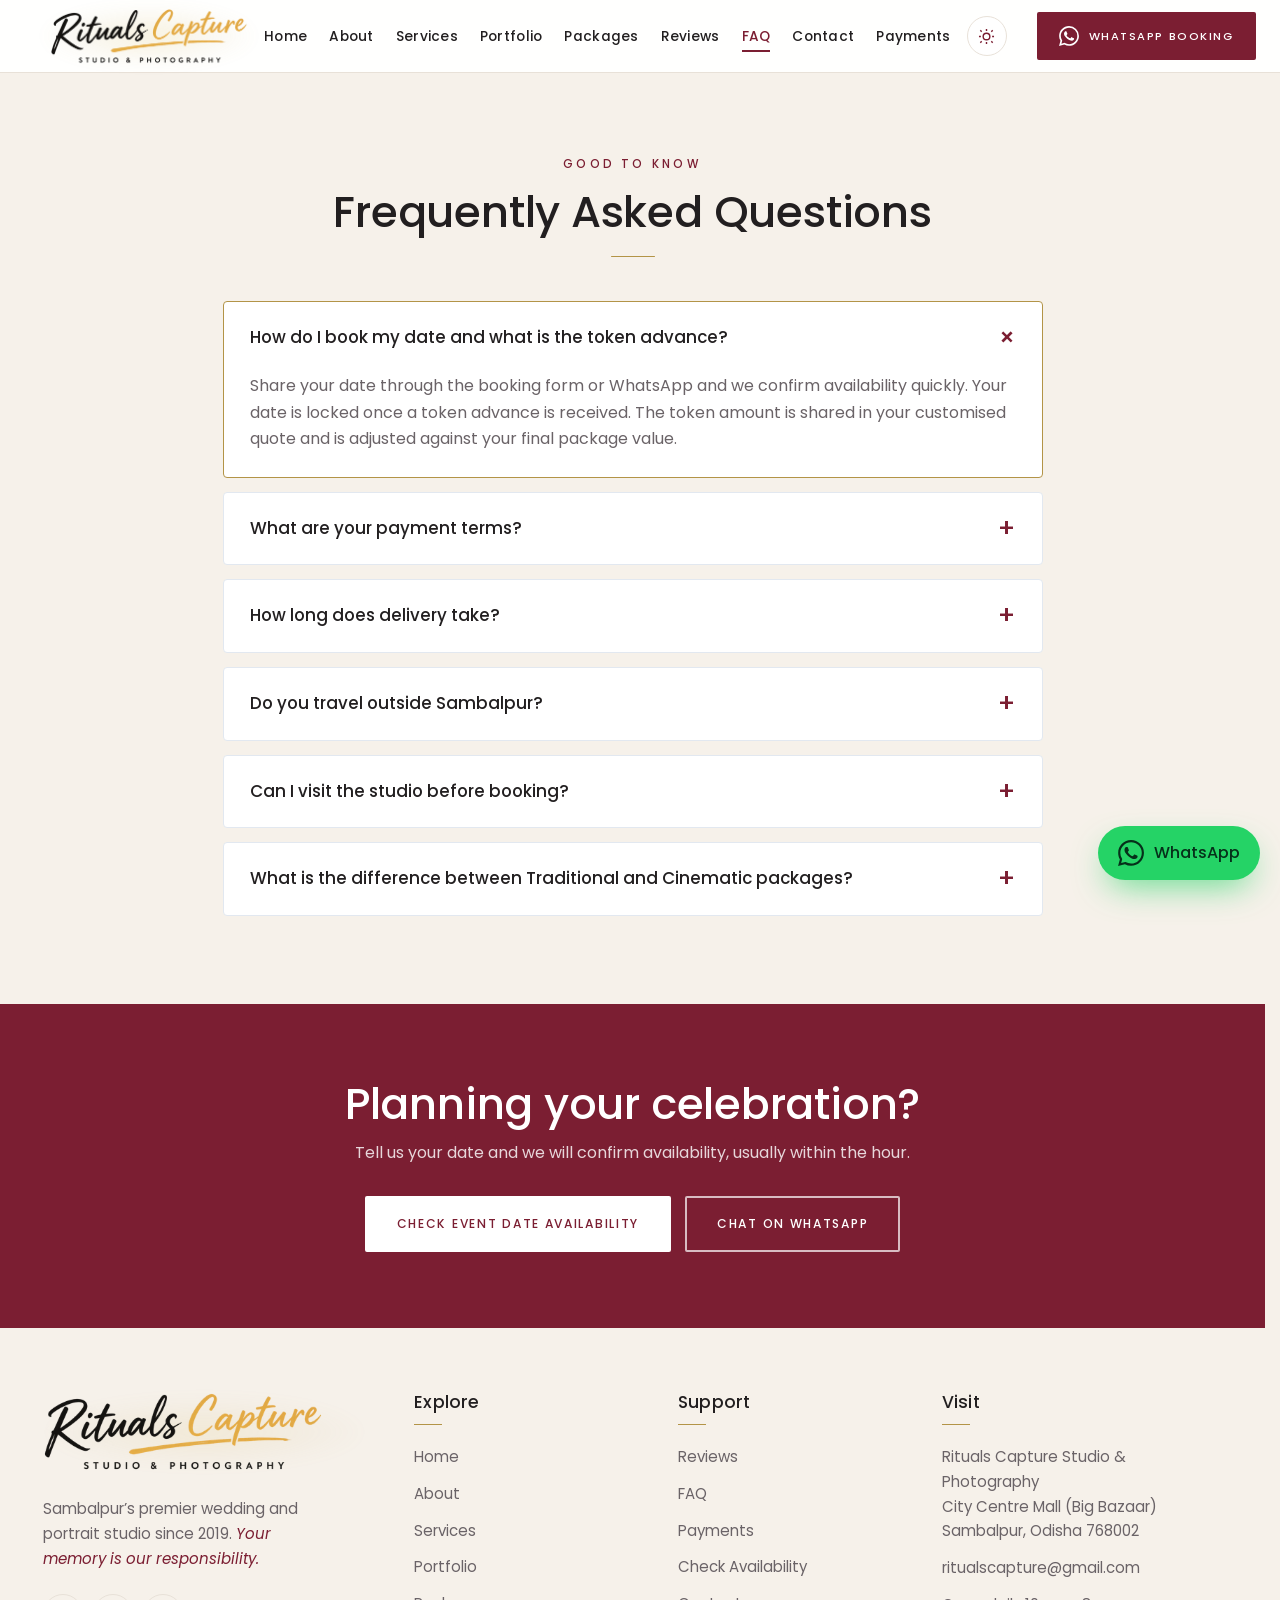
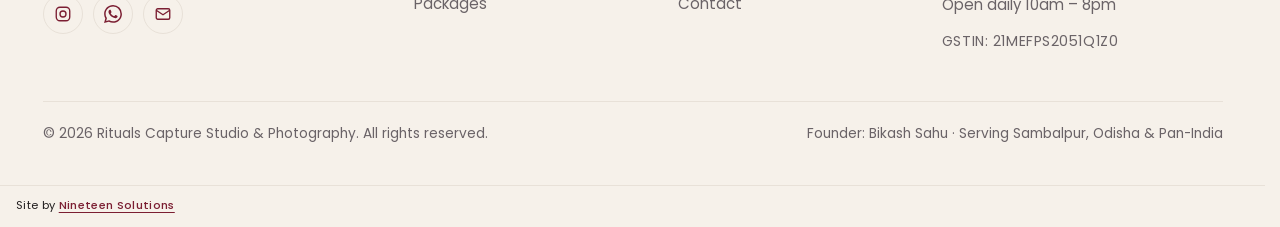
<file: faq.html>
<!DOCTYPE html>
<html lang="en-IN">
<head>
<meta charset="UTF-8">
<meta name="viewport" content="width=device-width, initial-scale=1">
<title>Wedding Photography FAQ | Rituals Capture Studio, Sambalpur</title>
<meta name="description" content="Answers about booking, token advance, payment terms, delivery timelines and travel across India for Rituals Capture Studio.">
<meta name="theme-color" content="#7B1E32">
<meta property="og:title" content="Wedding Photography FAQ | Rituals Capture Studio, Sambalpur">
<meta property="og:description" content="Answers about booking, token advance, payment terms, delivery timelines and travel across India for Rituals Capture Studio.">
<meta property="og:type" content="website">
<link rel="icon" href="favicon.ico" sizes="any">
<link rel="icon" type="image/png" sizes="32x32" href="images/favicon-32.png">
<link rel="apple-touch-icon" href="images/apple-touch-icon.png">
<link rel="preload" href="assets/fonts/poppins-regular.woff?v=2" as="font" type="font/woff" crossorigin>
<link rel="preload" href="assets/fonts/poppins-light.woff?v=1" as="font" type="font/woff" crossorigin>
<link rel="preload" href="assets/fonts/poppins-medium.woff?v=2" as="font" type="font/woff" crossorigin>
<link rel="stylesheet" href="assets/style.css?v=20">
<script>(function(){try{if(localStorage.getItem("theme")==="dark")document.documentElement.setAttribute("data-theme","dark")}catch(e){}})();</script>

</head>
<body class="inner">
<svg width="0" height="0" style="position:absolute" aria-hidden="true" focusable="false"><symbol id="wa" viewBox="0 0 24 24"><path fill="currentColor" d="M17.472 14.382c-.297-.149-1.758-.867-2.03-.967-.273-.099-.471-.148-.67.15-.197.297-.767.966-.94 1.164-.173.199-.347.223-.644.075-.297-.15-1.255-.463-2.39-1.475-.883-.788-1.48-1.761-1.653-2.059-.173-.297-.018-.458.13-.606.134-.133.298-.347.446-.52.149-.174.198-.298.298-.497.099-.198.05-.371-.025-.52-.075-.149-.669-1.612-.916-2.207-.242-.579-.487-.5-.669-.51-.173-.008-.371-.01-.57-.01-.198 0-.52.074-.792.372-.272.297-1.04 1.016-1.04 2.479 0 1.462 1.065 2.875 1.213 3.074.149.198 2.096 3.2 5.077 4.487.709.306 1.262.489 1.694.625.712.227 1.36.195 1.871.118.571-.085 1.758-.719 2.006-1.413.248-.694.248-1.289.173-1.413-.074-.124-.272-.198-.57-.347m-5.421 7.403h-.004a9.87 9.87 0 01-5.031-1.378l-.361-.214-3.741.982.998-3.648-.235-.374a9.86 9.86 0 01-1.51-5.26c.001-5.45 4.436-9.884 9.888-9.884 2.64 0 5.122 1.03 6.988 2.898a9.825 9.825 0 012.893 6.994c-.003 5.45-4.437 9.884-9.885 9.884m8.413-18.297A11.815 11.815 0 0012.05 0C5.495 0 .16 5.335.157 11.892c0 2.096.547 4.142 1.588 5.945L.057 24l6.305-1.654a11.882 11.882 0 005.683 1.448h.005c6.554 0 11.89-5.335 11.893-11.893a11.821 11.821 0 00-3.48-8.413z"/></symbol><symbol id="lotus" viewBox="0 0 200 200"><g fill="none" stroke="currentColor" stroke-width="1.6"><ellipse cx="100" cy="58" rx="16" ry="42" transform="rotate(0 100 100)"/><ellipse cx="100" cy="58" rx="16" ry="42" transform="rotate(45 100 100)"/><ellipse cx="100" cy="58" rx="16" ry="42" transform="rotate(90 100 100)"/><ellipse cx="100" cy="58" rx="16" ry="42" transform="rotate(135 100 100)"/><ellipse cx="100" cy="58" rx="16" ry="42" transform="rotate(180 100 100)"/><ellipse cx="100" cy="58" rx="16" ry="42" transform="rotate(225 100 100)"/><ellipse cx="100" cy="58" rx="16" ry="42" transform="rotate(270 100 100)"/><ellipse cx="100" cy="58" rx="16" ry="42" transform="rotate(315 100 100)"/><circle cx="100" cy="100" r="14"/><circle cx="100" cy="100" r="92"/></g></symbol></svg>
<header id="top">
  <div class="wrap nav">
    <a href="index.html" class="brand logo-link" aria-label="Rituals Capture Studio &amp; Photography - home"><span class="logo-aura" aria-hidden="true"></span><img class="logo-img logo-on-light" src="images/logo-light.webp?v=2" width="800" height="226" alt="Rituals Capture Studio &amp; Photography"><img class="logo-img logo-on-dark" src="images/logo.webp?v=2" width="800" height="226" alt="" aria-hidden="true"></a>
    <button class="burger" id="burger" aria-label="Open menu" aria-expanded="false"><span></span><span></span><span></span></button>
    <ul class="menu" id="menu"><li><a href="index.html">Home</a></li><li><a href="about.html">About</a></li><li><a href="services.html">Services</a></li><li><a href="portfolio.html">Portfolio</a></li><li><a href="packages.html">Packages</a></li><li><a href="reviews.html">Reviews</a></li><li><a href="faq.html" aria-current="page">FAQ</a></li><li><a href="contact.html">Contact</a></li><li class="menu-head" aria-hidden="true">Payments</li><li class="menu-pay"><a href="payment.html"><span class="mp-d">Payments</span><span class="mp-m">Bank Details &amp; QR</span></a></li><li class="menu-upi"><span class="mu-k">UPI ID</span><span class="mu-v">7788844553@ybl</span><button type="button" class="pay-copy" data-copy="7788844553@ybl">Copy</button></li></ul>
    <button class="theme-toggle" id="themeToggle" type="button" aria-label="Toggle night mode" aria-pressed="false"><svg class="ic-sun" viewBox="0 0 24 24" fill="none" stroke="currentColor" stroke-width="1.8" aria-hidden="true"><circle cx="12" cy="12" r="4.2"/><path d="M12 2.5v2.4M12 19.1v2.4M4.2 4.2l1.7 1.7M18.1 18.1l1.7 1.7M2.5 12h2.4M19.1 12h2.4M4.2 19.8l1.7-1.7M18.1 5.9l1.7-1.7"/></svg><svg class="ic-moon" viewBox="0 0 24 24" fill="none" stroke="currentColor" stroke-width="1.8" aria-hidden="true"><path d="M20 14.5A8.5 8.5 0 1 1 9.5 4a7 7 0 0 0 10.5 10.5z"/></svg></button>
    <a class="btn btn-gold wa-link" data-msg="Hello Bikash, I found Rituals Capture Studio online and would like to book a shoot." href="#" target="_blank" rel="noopener"><svg width="20" height="20"><use href="#wa"/></svg> WhatsApp Booking</a>
  </div>
</header>
<main>
<!-- FAQ -->
<section id="faq" aria-labelledby="faq-h">
  <div class="wrap">
    <div class="center reveal"><span class="eyebrow">Good to Know</span><h1 id="faq-h">Frequently Asked Questions</h1><div class="rule"></div></div>
    <div class="faq-list reveal">
      <details open><summary>How do I book my date and what is the token advance?</summary><p>Share your date through the booking form or WhatsApp and we confirm availability quickly. Your date is locked once a token advance is received. The token amount is shared in your customised quote and is adjusted against your final package value.</p></details>
      <details><summary>What are your payment terms?</summary><p>Payments are milestone-based: a token advance to reserve the date, a second instalment before the event, and the balance on or before final delivery. UPI, bank transfer and cash are accepted, and a clear written quote is shared before you pay anything.</p></details>
      <details><summary>How long does delivery take?</summary><p>For our Traditional Premium and Cinematic Premium packages, final edited photos and videos are delivered within 45 to 60 days. Other packages are delivered on a timeline confirmed in your booking, as it depends on your event schedule, album selection and editing requirements.</p></details>
      <details><summary>Do you travel outside Sambalpur?</summary><p>Yes. We are based in Sambalpur, Odisha, and cover weddings and events across India, including destination weddings. Any travel and stay for outstation events is included transparently in your quote.</p></details>
      <details><summary>Can I visit the studio before booking?</summary><p>Absolutely. Walk-ins are welcome at our Sambalpur studio, where you can meet the team, see sample albums and watch our films on a big screen.</p></details>
      <details><summary>What is the difference between Traditional and Cinematic packages?</summary><p>Traditional packages focus on complete, faithful coverage of every ritual with a full-length edited wedding video. Cinematic packages add film-style storytelling: cinematic and traditional photography, highlight videos, teasers and reels, with more crew and drone coverage in the higher tiers. Every package includes both edited photos and video.</p></details>
    </div>
  </div>
</section>

<section class="cta-band" aria-labelledby="cta-h"><div class="wrap"><h2 id="cta-h">Planning your celebration?</h2><p>Tell us your date and we will confirm availability, usually within the hour.</p><div class="row"><a class="btn btn-light" href="book.html">Check Event Date Availability</a><a class="btn btn-out wa-link" data-msg="Hello Bikash, I would like to book Rituals Capture Studio." href="#" target="_blank" rel="noopener">Chat on WhatsApp</a></div></div></section>

</main>
<footer>
  <div class="wrap">
    <div class="ft">
      <div><a class="brand logo-link" href="index.html" aria-label="Rituals Capture Studio &amp; Photography - home"><span class="logo-aura" aria-hidden="true"></span><img class="logo-img logo-on-light" src="images/logo-light.webp?v=2" width="800" height="226" alt="Rituals Capture Studio &amp; Photography" style="width:min(280px,100%)"><img class="logo-img logo-on-dark" src="images/logo.webp?v=2" width="800" height="226" alt="" aria-hidden="true" style="width:min(280px,100%)"></a>
        <p class="fdesc">Sambalpur’s premier wedding and portrait studio since 2019. <em class="ftag">Your memory is our responsibility.</em></p>
        <div class="social"><a class="ig-link" href="#" target="_blank" rel="noopener" aria-label="Instagram"><svg viewBox="0 0 24 24" fill="none" stroke="currentColor" stroke-width="1.8"><rect x="3" y="3" width="18" height="18" rx="5"/><circle cx="12" cy="12" r="4"/></svg></a><a class="wa-link" data-msg="Hello Bikash, I would like to book Rituals Capture Studio." href="#" target="_blank" rel="noopener" aria-label="WhatsApp"><svg><use href="#wa"/></svg></a><a class="mail-link" href="#" aria-label="Email"><svg viewBox="0 0 24 24" fill="none" stroke="currentColor" stroke-width="1.8"><rect x="3" y="5" width="18" height="14" rx="2"/><path d="M3 7l9 6 9-6"/></svg></a></div></div>
      <div><h4>Explore</h4><ul><li><a href="index.html">Home</a></li><li><a href="about.html">About</a></li><li><a href="services.html">Services</a></li><li><a href="portfolio.html">Portfolio</a></li><li><a href="packages.html">Packages</a></li></ul></div>
      <div><h4>Support</h4><ul><li><a href="reviews.html">Reviews</a></li><li><a href="faq.html">FAQ</a></li><li><a href="payment.html">Payments</a></li><li><a href="book.html">Check Availability</a></li><li><a href="contact.html">Contact</a></li></ul></div>
      <div><h4>Visit</h4><ul><li>Rituals Capture Studio &amp; Photography<br>City Centre Mall (Big Bazaar)<br>Sambalpur, Odisha 768002</li><li><a class="mail-link" href="#"></a></li><li>Open daily 10am – 8pm</li><li class="gstin">GSTIN: 21MEFPS2051Q1Z0</li></ul></div>
    </div>
    <div class="copy"><span>© <span id="yr"></span> Rituals Capture Studio &amp; Photography. All rights reserved.</span><span>Founder: Bikash Sahu · Serving Sambalpur, Odisha &amp; Pan-India</span></div>
  </div>
</footer>
<div class="credit-bar"><p class="credit">Site by <a href="https://nineteensolutions.in/" target="_blank" rel="noopener">Nineteen Solutions</a></p></div>
<a class="fab wa-link" data-msg="Hello Bikash, I would like to check date availability at Rituals Capture Studio." href="#" target="_blank" rel="noopener" aria-label="Chat on WhatsApp"><svg><use href="#wa"/></svg><span>WhatsApp</span></a>
<div class="toast" id="toast" role="status"></div>

<script src="assets/site.js?v=2" defer></script>
</body>
</html>
</file>
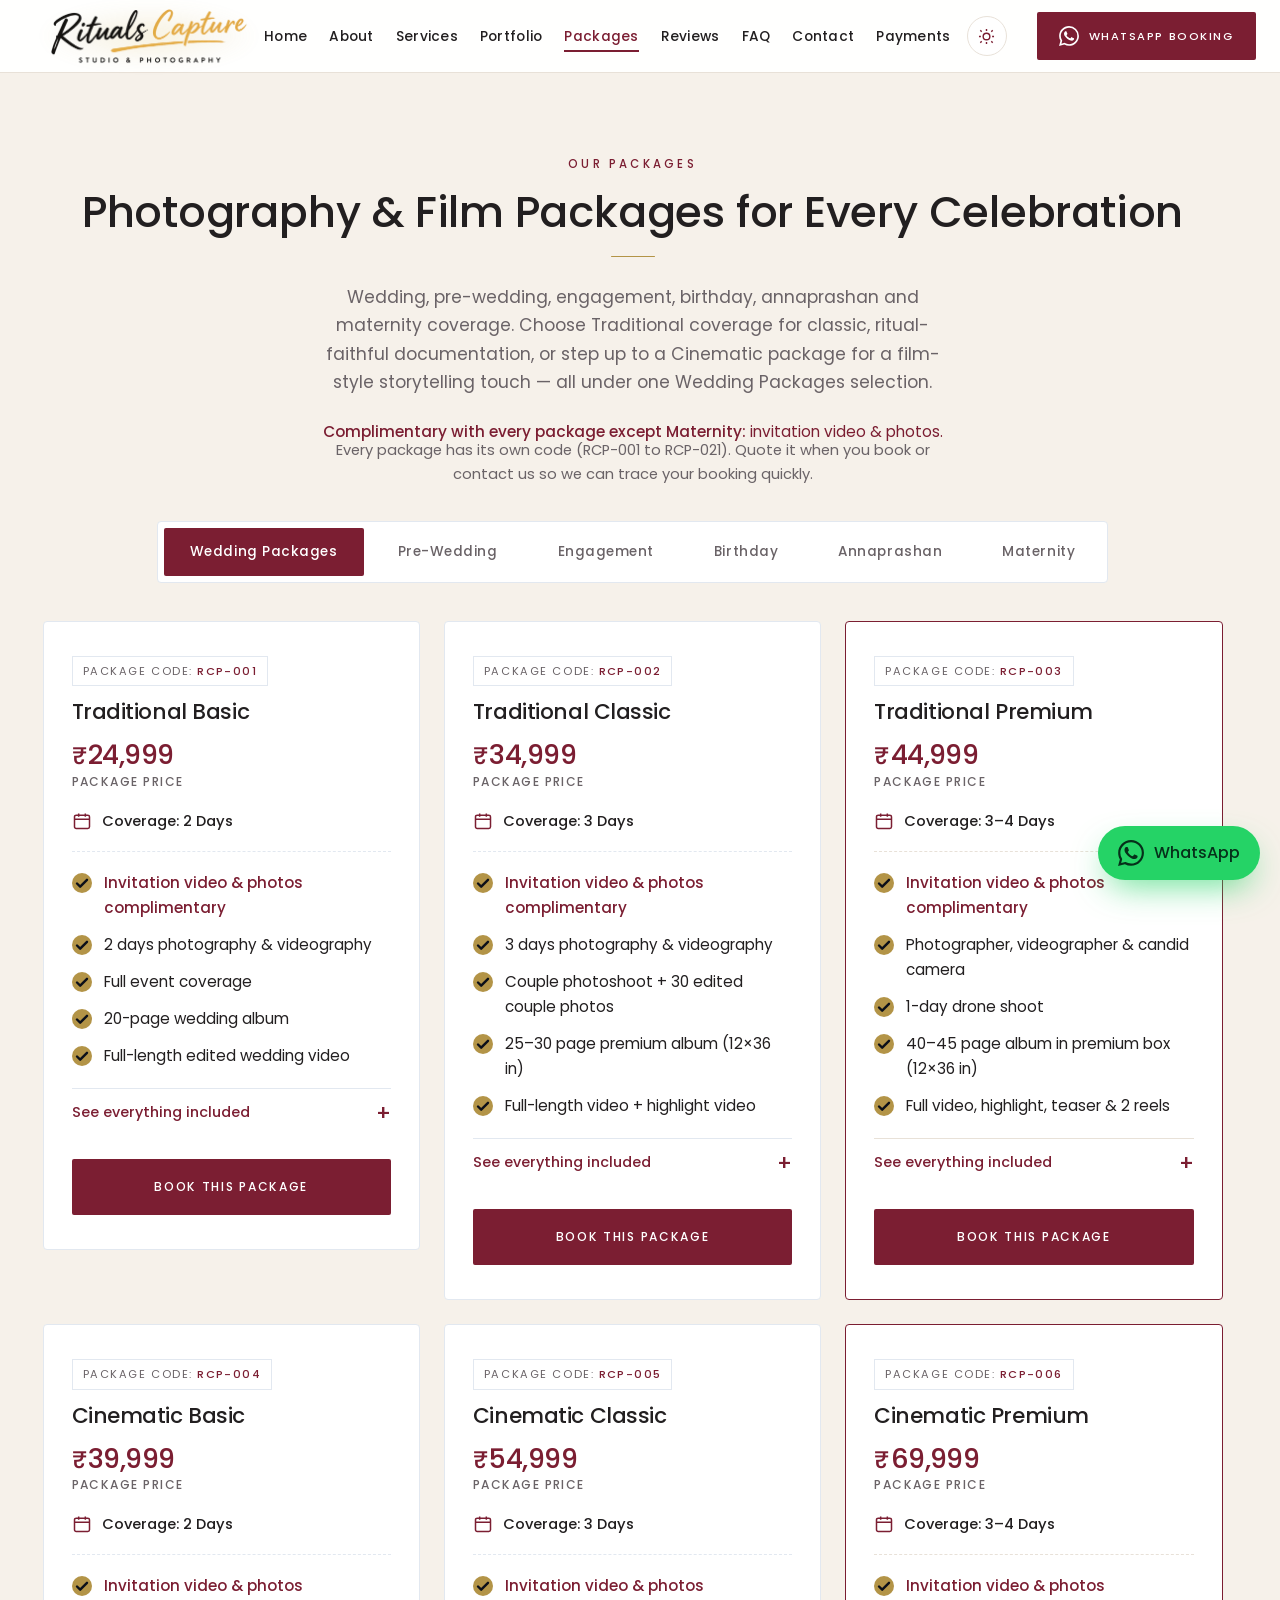
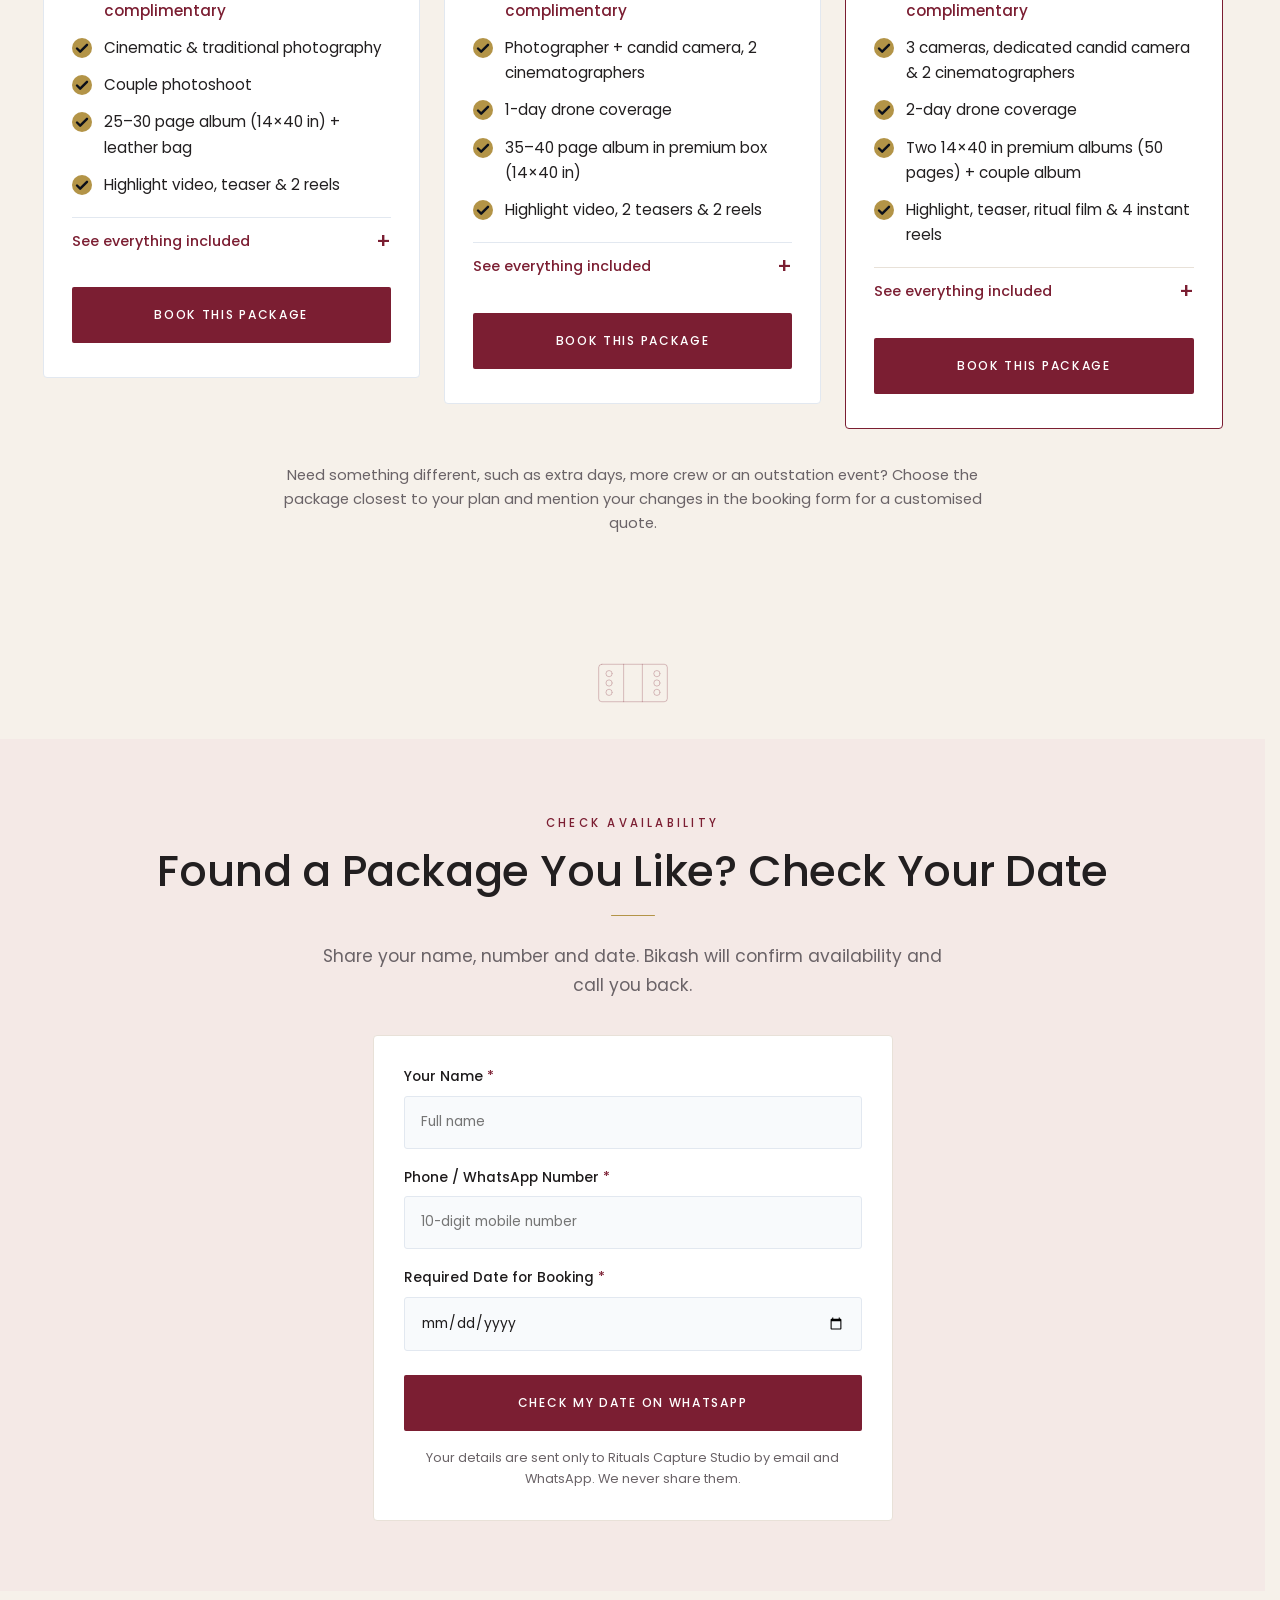
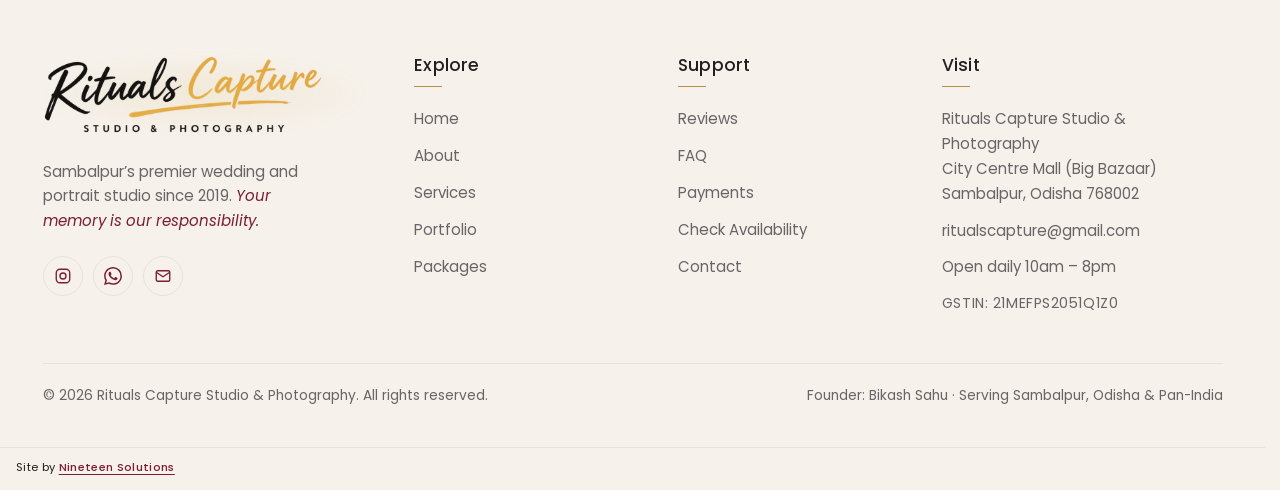
<file: packages.html>
<!DOCTYPE html>
<html lang="en-IN">
<head>
<meta charset="UTF-8">
<meta name="viewport" content="width=device-width, initial-scale=1">
<title>Wedding Photography &amp; Film Packages | Rituals Capture Studio</title>
<meta name="description" content="Traditional and Cinematic wedding photography and film packages from Rituals Capture Studio, Sambalpur. Transparent package prices, shown upfront.">
<meta name="theme-color" content="#7B1E32">
<meta property="og:title" content="Wedding Photography &amp; Film Packages | Rituals Capture Studio">
<meta property="og:description" content="Traditional and Cinematic wedding photography and film packages from Rituals Capture Studio, Sambalpur. Transparent package prices, shown upfront.">
<meta property="og:type" content="website">
<link rel="icon" href="favicon.ico" sizes="any">
<link rel="icon" type="image/png" sizes="32x32" href="images/favicon-32.png">
<link rel="apple-touch-icon" href="images/apple-touch-icon.png">
<link rel="preload" href="assets/fonts/poppins-regular.woff?v=2" as="font" type="font/woff" crossorigin>
<link rel="preload" href="assets/fonts/poppins-light.woff?v=1" as="font" type="font/woff" crossorigin>
<link rel="preload" href="assets/fonts/poppins-medium.woff?v=2" as="font" type="font/woff" crossorigin>
<link rel="stylesheet" href="assets/style.css?v=20">
<script>(function(){try{if(localStorage.getItem("theme")==="dark")document.documentElement.setAttribute("data-theme","dark")}catch(e){}})();</script>

</head>
<body class="inner">
<svg width="0" height="0" style="position:absolute" aria-hidden="true" focusable="false"><symbol id="wa" viewBox="0 0 24 24"><path fill="currentColor" d="M17.472 14.382c-.297-.149-1.758-.867-2.03-.967-.273-.099-.471-.148-.67.15-.197.297-.767.966-.94 1.164-.173.199-.347.223-.644.075-.297-.15-1.255-.463-2.39-1.475-.883-.788-1.48-1.761-1.653-2.059-.173-.297-.018-.458.13-.606.134-.133.298-.347.446-.52.149-.174.198-.298.298-.497.099-.198.05-.371-.025-.52-.075-.149-.669-1.612-.916-2.207-.242-.579-.487-.5-.669-.51-.173-.008-.371-.01-.57-.01-.198 0-.52.074-.792.372-.272.297-1.04 1.016-1.04 2.479 0 1.462 1.065 2.875 1.213 3.074.149.198 2.096 3.2 5.077 4.487.709.306 1.262.489 1.694.625.712.227 1.36.195 1.871.118.571-.085 1.758-.719 2.006-1.413.248-.694.248-1.289.173-1.413-.074-.124-.272-.198-.57-.347m-5.421 7.403h-.004a9.87 9.87 0 01-5.031-1.378l-.361-.214-3.741.982.998-3.648-.235-.374a9.86 9.86 0 01-1.51-5.26c.001-5.45 4.436-9.884 9.888-9.884 2.64 0 5.122 1.03 6.988 2.898a9.825 9.825 0 012.893 6.994c-.003 5.45-4.437 9.884-9.885 9.884m8.413-18.297A11.815 11.815 0 0012.05 0C5.495 0 .16 5.335.157 11.892c0 2.096.547 4.142 1.588 5.945L.057 24l6.305-1.654a11.882 11.882 0 005.683 1.448h.005c6.554 0 11.89-5.335 11.893-11.893a11.821 11.821 0 00-3.48-8.413z"/></symbol><symbol id="lotus" viewBox="0 0 200 200"><g fill="none" stroke="currentColor" stroke-width="1.6"><ellipse cx="100" cy="58" rx="16" ry="42" transform="rotate(0 100 100)"/><ellipse cx="100" cy="58" rx="16" ry="42" transform="rotate(45 100 100)"/><ellipse cx="100" cy="58" rx="16" ry="42" transform="rotate(90 100 100)"/><ellipse cx="100" cy="58" rx="16" ry="42" transform="rotate(135 100 100)"/><ellipse cx="100" cy="58" rx="16" ry="42" transform="rotate(180 100 100)"/><ellipse cx="100" cy="58" rx="16" ry="42" transform="rotate(225 100 100)"/><ellipse cx="100" cy="58" rx="16" ry="42" transform="rotate(270 100 100)"/><ellipse cx="100" cy="58" rx="16" ry="42" transform="rotate(315 100 100)"/><circle cx="100" cy="100" r="14"/><circle cx="100" cy="100" r="92"/></g></symbol></svg>
<header id="top">
  <div class="wrap nav">
    <a href="index.html" class="brand logo-link" aria-label="Rituals Capture Studio &amp; Photography - home"><span class="logo-aura" aria-hidden="true"></span><img class="logo-img logo-on-light" src="images/logo-light.webp?v=2" width="800" height="226" alt="Rituals Capture Studio &amp; Photography"><img class="logo-img logo-on-dark" src="images/logo.webp?v=2" width="800" height="226" alt="" aria-hidden="true"></a>
    <button class="burger" id="burger" aria-label="Open menu" aria-expanded="false"><span></span><span></span><span></span></button>
    <ul class="menu" id="menu"><li><a href="index.html">Home</a></li><li><a href="about.html">About</a></li><li><a href="services.html">Services</a></li><li><a href="portfolio.html">Portfolio</a></li><li><a href="packages.html" aria-current="page">Packages</a></li><li><a href="reviews.html">Reviews</a></li><li><a href="faq.html">FAQ</a></li><li><a href="contact.html">Contact</a></li><li class="menu-head" aria-hidden="true">Payments</li><li class="menu-pay"><a href="payment.html"><span class="mp-d">Payments</span><span class="mp-m">Bank Details &amp; QR</span></a></li><li class="menu-upi"><span class="mu-k">UPI ID</span><span class="mu-v">7788844553@ybl</span><button type="button" class="pay-copy" data-copy="7788844553@ybl">Copy</button></li></ul>
    <button class="theme-toggle" id="themeToggle" type="button" aria-label="Toggle night mode" aria-pressed="false"><svg class="ic-sun" viewBox="0 0 24 24" fill="none" stroke="currentColor" stroke-width="1.8" aria-hidden="true"><circle cx="12" cy="12" r="4.2"/><path d="M12 2.5v2.4M12 19.1v2.4M4.2 4.2l1.7 1.7M18.1 18.1l1.7 1.7M2.5 12h2.4M19.1 12h2.4M4.2 19.8l1.7-1.7M18.1 5.9l1.7-1.7"/></svg><svg class="ic-moon" viewBox="0 0 24 24" fill="none" stroke="currentColor" stroke-width="1.8" aria-hidden="true"><path d="M20 14.5A8.5 8.5 0 1 1 9.5 4a7 7 0 0 0 10.5 10.5z"/></svg></button>
    <a class="btn btn-gold wa-link" data-msg="Hello Bikash, I found Rituals Capture Studio online and would like to book a shoot." href="#" target="_blank" rel="noopener"><svg width="20" height="20"><use href="#wa"/></svg> WhatsApp Booking</a>
  </div>
</header>
<main>
<!-- PACKAGES -->
<section id="packages" aria-labelledby="pk-h">
  <div class="wrap">
    <div class="center reveal"><span class="eyebrow">Our Packages</span><h1 id="pk-h">Photography &amp; Film Packages for Every Celebration</h1><div class="rule"></div><p class="lead">Wedding, pre-wedding, engagement, birthday, annaprashan and maternity coverage. Choose Traditional coverage for classic, ritual-faithful documentation, or step up to a Cinematic package for a film-style storytelling touch — all under one Wedding Packages selection.</p></div>
    <p class="pk-comp reveal"><b>Complimentary with every package except Maternity:</b> invitation video &amp; photos.</p>
    <p class="pk-code-note reveal">Every package has its own code (RCP-001 to RCP-021). Quote it when you book or contact us so we can trace your booking quickly.</p>
    <div class="pk-tabs reveal" role="tablist" aria-label="Package style">
      <button role="tab" class="on" id="pk-trad-tab" aria-controls="pk-trad" aria-selected="true" data-p="pk-trad">Wedding Packages</button>
      <button role="tab" id="pk-pre-tab" aria-controls="pk-pre" aria-selected="false" data-p="pk-pre">Pre-Wedding</button>
      <button role="tab" id="pk-eng-tab" aria-controls="pk-eng" aria-selected="false" data-p="pk-eng">Engagement</button>
      <button role="tab" id="pk-bday-tab" aria-controls="pk-bday" aria-selected="false" data-p="pk-bday">Birthday</button>
      <button role="tab" id="pk-anna-tab" aria-controls="pk-anna" aria-selected="false" data-p="pk-anna">Annaprashan</button>
      <button role="tab" id="pk-mat-tab" aria-controls="pk-mat" aria-selected="false" data-p="pk-mat">Maternity</button>
    </div>
    <div class="pk-panel on" id="pk-trad" role="tabpanel" aria-labelledby="pk-trad-tab"><div class="pk-grid"><article class="pk reveal"><span class="pcode" title="Package code">Package Code: <b>RCP-001</b></span><h3>Traditional Basic</h3><p class="price"><span class="cur">₹</span>24,999<small>Package price</small></p><p class="cov"><svg viewBox="0 0 24 24" fill="none" stroke="currentColor" stroke-width="1.8" aria-hidden="true"><rect x="3" y="5" width="18" height="16" rx="2"/><path d="M3 10h18M8 3v4M16 3v4"/></svg>Coverage: 2 Days</p><ul class="feat-list"><li class="comp">Invitation video &amp; photos complimentary</li><li>2 days photography &amp; videography</li><li>Full event coverage</li><li>20-page wedding album</li><li>Full-length edited wedding video</li></ul><details class="all"><summary>See everything included</summary><div class="all-in"><h4>Complimentary</h4><ul><li>Invitation Video &amp; Photos</li></ul><h4>Photography</h4><ul><li>2 Days Complete Photography Coverage</li><li>Traditional Wedding Photography</li><li>Full Event Coverage</li><li>All Selected Photos Professionally Edited</li><li>20 Pages Wedding Album</li></ul><h4>Videography</h4><ul><li>2 Days Complete Videography Coverage</li><li>Traditional Wedding Videography</li><li>Full Event Coverage</li><li>Full-Length Edited Wedding Video</li></ul><h4>Delivery</h4><ul><li>Digital Delivery of Final Photos &amp; Videos</li><li>All Raw Photos &amp; Videos provided through a Digital Link</li><li>Easy Online Access to Raw Files</li></ul><p class="pnote">Delivery timeline may vary depending on the event schedule and editing requirements.</p></div></details><button type="button" class="btn btn-maroon pick" data-pkg="Traditional Basic (RCP-001)">Book This Package</button></article><article class="pk reveal"><span class="pcode" title="Package code">Package Code: <b>RCP-002</b></span><h3>Traditional Classic</h3><p class="price"><span class="cur">₹</span>34,999<small>Package price</small></p><p class="cov"><svg viewBox="0 0 24 24" fill="none" stroke="currentColor" stroke-width="1.8" aria-hidden="true"><rect x="3" y="5" width="18" height="16" rx="2"/><path d="M3 10h18M8 3v4M16 3v4"/></svg>Coverage: 3 Days</p><ul class="feat-list"><li class="comp">Invitation video &amp; photos complimentary</li><li>3 days photography &amp; videography</li><li>Couple photoshoot + 30 edited couple photos</li><li>25–30 page premium album (12×36 in)</li><li>Full-length video + highlight video</li></ul><details class="all"><summary>See everything included</summary><div class="all-in"><h4>Complimentary</h4><ul><li>Invitation Video &amp; Photos</li></ul><h4>Photography</h4><ul><li>3 Days Complete Photography Coverage</li><li>Traditional Wedding Photography</li><li>Couple Photoshoot</li><li>Full Event Coverage</li><li>All Selected Photos Professionally Edited</li><li>25–30 Pages Premium Wedding Album</li><li>Album Size: 12 × 36 Inches</li><li>30 Couple Photos Professionally Edited</li></ul><h4>Videography</h4><ul><li>3 Days Complete Videography Coverage</li><li>Traditional Wedding Videography</li><li>Full-Length Edited Wedding Video</li><li>1 Highlight Video</li></ul><h4>Delivery</h4><ul><li>Digital Delivery of Final Photos &amp; Videos</li></ul><p class="pnote">Delivery timeline may vary depending on the event schedule and editing requirements.</p></div></details><button type="button" class="btn btn-maroon pick" data-pkg="Traditional Classic (RCP-002)">Book This Package</button></article><article class="pk prem reveal"><span class="pcode" title="Package code">Package Code: <b>RCP-003</b></span><h3>Traditional Premium</h3><p class="price"><span class="cur">₹</span>44,999<small>Package price</small></p><p class="cov"><svg viewBox="0 0 24 24" fill="none" stroke="currentColor" stroke-width="1.8" aria-hidden="true"><rect x="3" y="5" width="18" height="16" rx="2"/><path d="M3 10h18M8 3v4M16 3v4"/></svg>Coverage: 3–4 Days</p><ul class="feat-list"><li class="comp">Invitation video &amp; photos complimentary</li><li>Photographer, videographer &amp; candid camera</li><li>1-day drone shoot</li><li>40–45 page album in premium box (12×36 in)</li><li>Full video, highlight, teaser &amp; 2 reels</li></ul><details class="all"><summary>See everything included</summary><div class="all-in"><h4>Complimentary</h4><ul><li>Invitation Video &amp; Photos</li></ul><h4>Photography</h4><ul><li>Traditional Photography Coverage</li><li>1 Professional Photographer</li><li>1 Candid Camera for Photos &amp; Video</li><li>Complete Wedding Event Coverage</li><li>All Selected Photos Professionally Edited</li><li>40–45 Pages Premium Wedding Album</li><li>Premium Album Box</li><li>Album Size: 12 × 36 Inches</li><li>1 Mini Album</li><li>1 Table Calendar</li></ul><h4>Videography</h4><ul><li>Traditional Videography</li><li>1 Professional Videographer</li><li>1 Day Drone Shoot</li><li>Full-Length Edited Wedding Video</li><li>Cinematic Highlight Video</li><li>Wedding Teaser Video</li><li>2 Short Reels with Professional Editing</li><li>Pendrive Delivery for Final Video</li></ul><h4>Delivery</h4><ul><li>Edited Photos &amp; Videos delivered digitally</li><li>Final Video delivered via Pendrive</li><li>Album &amp; physical products delivered after completion</li><li>Delivery Time: 45–60 Days</li></ul></div></details><button type="button" class="btn btn-gold pick" data-pkg="Traditional Premium (RCP-003)">Book This Package</button></article><article class="pk reveal"><span class="pcode" title="Package code">Package Code: <b>RCP-004</b></span><h3>Cinematic Basic</h3><p class="price"><span class="cur">₹</span>39,999<small>Package price</small></p><p class="cov"><svg viewBox="0 0 24 24" fill="none" stroke="currentColor" stroke-width="1.8" aria-hidden="true"><rect x="3" y="5" width="18" height="16" rx="2"/><path d="M3 10h18M8 3v4M16 3v4"/></svg>Coverage: 2 Days</p><ul class="feat-list"><li class="comp">Invitation video &amp; photos complimentary</li><li>Cinematic &amp; traditional photography</li><li>Couple photoshoot</li><li>25–30 page album (14×40 in) + leather bag</li><li>Highlight video, teaser &amp; 2 reels</li></ul><details class="all"><summary>See everything included</summary><div class="all-in"><h4>Complimentary</h4><ul><li>Invitation Video &amp; Photos</li></ul><h4>Photography</h4><ul><li>2 Days Complete Photography Coverage</li><li>1 Professional Photographer</li><li>Cinematic &amp; Traditional Photography</li><li>Full Event Coverage</li><li>Couple Photoshoot</li><li>All Selected Photos Professionally Edited</li><li>25–30 Pages Premium Wedding Album</li><li>Leather Album Bag</li><li>Album Size: 14 × 40 Inches</li><li>1 Table Calendar</li></ul><h4>Videography</h4><ul><li>2 Days Complete Cinematic Videography</li><li>1 Professional Cinematographer</li><li>Full-Length Edited Wedding Video</li><li>1 Highlight Video</li><li>1 Short Wedding Teaser</li><li>2 Reels</li></ul><h4>Delivery</h4><ul><li>Digital Delivery of Final Photos &amp; Videos</li><li>All Raw Photos &amp; Videos provided through a Digital Link</li><li>Easy Online Access to Raw Files</li></ul><p class="pnote">Delivery timeline may vary depending on the event schedule and editing requirements.</p></div></details><button type="button" class="btn btn-maroon pick" data-pkg="Cinematic Basic (RCP-004)">Book This Package</button></article><article class="pk reveal"><span class="pcode" title="Package code">Package Code: <b>RCP-005</b></span><h3>Cinematic Classic</h3><p class="price"><span class="cur">₹</span>54,999<small>Package price</small></p><p class="cov"><svg viewBox="0 0 24 24" fill="none" stroke="currentColor" stroke-width="1.8" aria-hidden="true"><rect x="3" y="5" width="18" height="16" rx="2"/><path d="M3 10h18M8 3v4M16 3v4"/></svg>Coverage: 3 Days</p><ul class="feat-list"><li class="comp">Invitation video &amp; photos complimentary</li><li>Photographer + candid camera, 2 cinematographers</li><li>1-day drone coverage</li><li>35–40 page album in premium box (14×40 in)</li><li>Highlight video, 2 teasers &amp; 2 reels</li></ul><details class="all"><summary>See everything included</summary><div class="all-in"><h4>Complimentary</h4><ul><li>Invitation Video &amp; Photos</li></ul><h4>Photography</h4><ul><li>3 Days Complete Photography Coverage</li><li>1 Professional Photographer</li><li>1 Candid Camera</li><li>Cinematic &amp; Traditional Photography</li><li>Couple Photoshoot</li><li>Full Event Coverage</li><li>All Selected Photos Professionally Edited</li><li>35–40 Pages Premium Wedding Album</li><li>Premium Album Box</li><li>Album Size: 14 × 40 Inches</li><li>1 Mini Album</li><li>Table Calendar</li></ul><h4>Videography</h4><ul><li>3 Days Complete Cinematic Videography</li><li>2 Professional Cinematographers</li><li>Traditional &amp; Cinematic Videography</li><li>1-Day Drone Coverage</li><li>Full-Length Edited Wedding Video</li><li>1 Highlight Video</li><li>2 Wedding Teasers</li><li>2 Short Reels</li></ul><h4>Delivery</h4><ul><li>Digital Delivery of Final Photos &amp; Videos</li><li>All Raw Photos &amp; Videos provided through a Digital Link</li><li>Hard Disk Delivery for Final Edited Videos</li></ul><p class="pnote">Delivery timeline may vary depending on the event schedule and editing requirements.</p></div></details><button type="button" class="btn btn-maroon pick" data-pkg="Cinematic Classic (RCP-005)">Book This Package</button></article><article class="pk prem reveal"><span class="pcode" title="Package code">Package Code: <b>RCP-006</b></span><h3>Cinematic Premium</h3><p class="price"><span class="cur">₹</span>69,999<small>Package price</small></p><p class="cov"><svg viewBox="0 0 24 24" fill="none" stroke="currentColor" stroke-width="1.8" aria-hidden="true"><rect x="3" y="5" width="18" height="16" rx="2"/><path d="M3 10h18M8 3v4M16 3v4"/></svg>Coverage: 3–4 Days</p><ul class="feat-list"><li class="comp">Invitation video &amp; photos complimentary</li><li>3 cameras, dedicated candid camera &amp; 2 cinematographers</li><li>2-day drone coverage</li><li>Two 14×40 in premium albums (50 pages) + couple album</li><li>Highlight, teaser, ritual film &amp; 4 instant reels</li></ul><details class="all"><summary>See everything included</summary><div class="all-in"><h4>Complimentary</h4><ul><li>Invitation Video &amp; Photos</li></ul><h4>Photography</h4><ul><li>3 Days Complete Photography Coverage</li><li>3 Professional Cameras &amp; Photography Team</li><li>1 Dedicated Candid Camera</li><li>Cinematic &amp; Traditional Photography</li><li>Single &amp; Couple Photoshoot</li><li>Complete Wedding Event Coverage</li><li>All Selected Photos Professionally Edited</li><li>Instant 10 Photos Edited for Post</li><li>2 Premium Albums with Box</li><li>50 Pages Premium Wedding Album</li><li>15 Pages Couple Album</li><li>Album Size: 14 × 40 Inches</li><li>1 Mini Album</li><li>1 Table Calendar</li></ul><h4>Videography</h4><ul><li>4 Days Complete Cinematic Videography</li><li>2 Professional Cinematographers</li><li>Traditional &amp; Cinematic Videography</li><li>2-Day Dedicated Drone Coverage</li><li>Full-Length Edited Wedding Video</li><li>Cinematic Highlight Video</li><li>Wedding Teaser</li><li>4 Premium Instant Wedding Reels</li><li>Cinematic Ritual Video</li></ul><h4>Additional Deliverables</h4><ul><li>Digital Wedding Invitation</li><li>Hard Disk Delivery</li><li>All Raw Photos &amp; Videos provided through a Digital Link</li><li>Easy Online Access to Complete Raw Files</li></ul><h4>Delivery</h4><ul><li>Final Edited Photos &amp; Videos: Within 45–60 Days</li></ul><p class="pnote">Delivery timeline may vary depending on the event schedule, album selection and editing requirements.</p></div></details><button type="button" class="btn btn-gold pick" data-pkg="Cinematic Premium (RCP-006)">Book This Package</button></article></div></div>
        <div class="pk-panel" id="pk-pre" role="tabpanel" aria-labelledby="pk-pre-tab"><div class="pk-grid"><article class="pk reveal"><span class="pcode" title="Package code">Package Code: <b>RCP-007</b></span><h3>Pre-Wedding Basic</h3><p class="price"><span class="cur">₹</span>11,999<small>Package price</small></p><p class="cov"><svg viewBox="0 0 24 24" fill="none" stroke="currentColor" stroke-width="1.8" aria-hidden="true"><rect x="3" y="5" width="18" height="16" rx="2"/><path d="M3 10h18M8 3v4M16 3v4"/></svg>Coverage: 1 Day Shoot</p><ul class="feat-list"><li class="comp">Invitation video &amp; photos complimentary</li><li>1-day couple photoshoot</li><li>40 professionally edited photos</li><li>Short edited pre-wedding video</li><li>1 pre-wedding reel</li></ul><details class="all"><summary>See everything included</summary><div class="all-in"><h4>Complimentary</h4><ul><li>Invitation Video &amp; Photos</li></ul><h4>Photography</h4><ul><li>1 Day Pre-Wedding Photoshoot</li><li>1 Professional Photographer</li><li>Couple Photoshoot</li><li>Traditional &amp; Candid Photography</li><li>40 Professionally Edited Photos</li><li>Digital Photo Delivery</li></ul><h4>Videography</h4><ul><li>1 Professional Videographer</li><li>Couple Videography</li><li>1 Short Edited Pre-Wedding Video</li><li>1 Pre-Wedding Reel</li></ul><h4>Delivery</h4><ul><li>Digital Delivery of Final Photos &amp; Video</li><li>All Raw Photos &amp; Videos through Digital Link</li></ul><p class="pnote">Delivery time: 15–20 Days. Timeline may vary with the event schedule and editing requirements.</p></div></details><button type="button" class="btn btn-maroon pick" data-pkg="Pre-Wedding Basic (RCP-007)">Book This Package</button></article><article class="pk reveal"><span class="pcode" title="Package code">Package Code: <b>RCP-008</b></span><h3>Pre-Wedding Classic</h3><p class="price"><span class="cur">₹</span>19,999<small>Package price</small></p><p class="cov"><svg viewBox="0 0 24 24" fill="none" stroke="currentColor" stroke-width="1.8" aria-hidden="true"><rect x="3" y="5" width="18" height="16" rx="2"/><path d="M3 10h18M8 3v4M16 3v4"/></svg>Coverage: 1 Day Shoot</p><ul class="feat-list"><li class="comp">Invitation video &amp; photos complimentary</li><li>1-day couple photoshoot</li><li>60 professionally edited photos</li><li>15-page premium album</li><li>Cinematic couple video + 2 reels</li></ul><details class="all"><summary>See everything included</summary><div class="all-in"><h4>Complimentary</h4><ul><li>Invitation Video &amp; Photos</li></ul><h4>Photography</h4><ul><li>1 Day Pre-Wedding Photoshoot</li><li>1 Professional Photographer</li><li>Couple Photoshoot</li><li>Traditional &amp; Candid Photography</li><li>60 Professionally Edited Photos</li><li>15 Pages Premium Album</li></ul><h4>Videography</h4><ul><li>1 Professional Videographer</li><li>Cinematic Couple Videography</li><li>1 Edited Pre-Wedding Video</li><li>2 Pre-Wedding Reels</li></ul><h4>Delivery</h4><ul><li>Digital Delivery of Final Photos &amp; Video</li><li>All Raw Photos &amp; Videos through Digital Link</li></ul><p class="pnote">Delivery time: 20–30 Days. Timeline may vary with the event schedule and editing requirements.</p></div></details><button type="button" class="btn btn-maroon pick" data-pkg="Pre-Wedding Classic (RCP-008)">Book This Package</button></article><article class="pk prem reveal"><span class="pcode" title="Package code">Package Code: <b>RCP-009</b></span><h3>Pre-Wedding Premium</h3><p class="price"><span class="cur">₹</span>29,999<small>Package price</small></p><p class="cov"><svg viewBox="0 0 24 24" fill="none" stroke="currentColor" stroke-width="1.8" aria-hidden="true"><rect x="3" y="5" width="18" height="16" rx="2"/><path d="M3 10h18M8 3v4M16 3v4"/></svg>Coverage: 1 Full Day Shoot</p><ul class="feat-list"><li class="comp">Invitation video &amp; photos complimentary</li><li>Full-day shoot with candid camera</li><li>100 professionally edited photos</li><li>25-page album in premium box</li><li>Drone coverage, highlight video &amp; 3 reels</li></ul><details class="all"><summary>See everything included</summary><div class="all-in"><h4>Complimentary</h4><ul><li>Invitation Video &amp; Photos</li></ul><h4>Photography</h4><ul><li>1 Full Day Pre-Wedding Photoshoot</li><li>1 Professional Photographer</li><li>1 Candid Camera</li><li>Couple Photoshoot</li><li>Cinematic &amp; Candid Photography</li><li>100 Professionally Edited Photos</li><li>25 Pages Premium Album</li><li>Premium Album Box</li></ul><h4>Videography</h4><ul><li>1 Professional Cinematographer</li><li>Cinematic Couple Videography</li><li>1-Day Drone Coverage</li><li>Cinematic Pre-Wedding Video</li><li>1 Highlight Video</li><li>3 Premium Pre-Wedding Reels</li></ul><h4>Delivery</h4><ul><li>Digital Delivery of Final Photos &amp; Video</li><li>All Raw Photos &amp; Videos through Digital Link</li><li>Hard Disk Delivery of Final Edited Video</li></ul><p class="pnote">Delivery time: 25–30 Days. Timeline may vary with the event schedule and editing requirements.</p></div></details><button type="button" class="btn btn-gold pick" data-pkg="Pre-Wedding Premium (RCP-009)">Book This Package</button></article></div></div>
    <div class="pk-panel" id="pk-eng" role="tabpanel" aria-labelledby="pk-eng-tab"><div class="pk-grid"><article class="pk reveal"><span class="pcode" title="Package code">Package Code: <b>RCP-010</b></span><h3>Engagement Basic</h3><p class="price"><span class="cur">₹</span>9,999<small>Package price</small></p><p class="cov"><svg viewBox="0 0 24 24" fill="none" stroke="currentColor" stroke-width="1.8" aria-hidden="true"><rect x="3" y="5" width="18" height="16" rx="2"/><path d="M3 10h18M8 3v4M16 3v4"/></svg>Coverage: Up to 3 Hours</p><ul class="feat-list"><li class="comp">Invitation video &amp; photos complimentary</li><li>Up to 3 hours photo &amp; video</li><li>25 professionally edited photos</li><li>Couple &amp; family photos</li><li>Full-length edited video</li></ul><details class="all"><summary>See everything included</summary><div class="all-in"><h4>Complimentary</h4><ul><li>Invitation Video &amp; Photos</li></ul><h4>Photography</h4><ul><li>Up to 3 Hours Photography</li><li>1 Professional Photographer</li><li>Traditional Engagement Photography</li><li>Complete Event Coverage</li><li>25 Professionally Edited Photos</li><li>Couple &amp; Family Photos</li></ul><h4>Videography</h4><ul><li>Up to 3 Hours Videography</li><li>1 Professional Videographer</li><li>Traditional Engagement Videography</li><li>Full Event Coverage</li><li>Full-Length Edited Video</li></ul><h4>Delivery</h4><ul><li>Digital Delivery of Final Photos &amp; Video</li><li>All Raw Photos &amp; Videos through Digital Link</li></ul><p class="pnote">Delivery time: 20–30 Days. Timeline may vary with the event schedule and editing requirements.</p></div></details><button type="button" class="btn btn-maroon pick" data-pkg="Engagement Basic (RCP-010)">Book This Package</button></article><article class="pk reveal"><span class="pcode" title="Package code">Package Code: <b>RCP-011</b></span><h3>Engagement Classic Cinematic</h3><p class="price"><span class="cur">₹</span>14,999<small>Package price</small></p><p class="cov"><svg viewBox="0 0 24 24" fill="none" stroke="currentColor" stroke-width="1.8" aria-hidden="true"><rect x="3" y="5" width="18" height="16" rx="2"/><path d="M3 10h18M8 3v4M16 3v4"/></svg>Coverage: Engagement Event</p><ul class="feat-list"><li class="comp">Invitation video &amp; photos complimentary</li><li>Traditional &amp; candid photography</li><li>40 professionally edited photos</li><li>15-page premium album</li><li>Highlight video + engagement reel</li></ul><details class="all"><summary>See everything included</summary><div class="all-in"><h4>Complimentary</h4><ul><li>Invitation Video &amp; Photos</li></ul><h4>Photography</h4><ul><li>1 Professional Photographer</li><li>Traditional &amp; Candid Photography</li><li>Complete Engagement Event Coverage</li><li>40 Professionally Edited Photos</li><li>Couple &amp; Family Photos</li><li>15 Pages Premium Album</li></ul><h4>Videography</h4><ul><li>1 Professional Videographer</li><li>Traditional &amp; Cinematic Videography</li><li>Full Event Coverage</li><li>Full-Length Edited Video</li><li>1 Highlight Video</li><li>1 Engagement Reel</li></ul><h4>Delivery</h4><ul><li>Digital Delivery of Final Photos &amp; Video</li><li>All Raw Photos &amp; Videos through Digital Link</li></ul><p class="pnote">Delivery time: 20–30 Days. Timeline may vary with the event schedule and editing requirements.</p></div></details><button type="button" class="btn btn-maroon pick" data-pkg="Engagement Classic Cinematic (RCP-011)">Book This Package</button></article><article class="pk prem reveal"><span class="pcode" title="Package code">Package Code: <b>RCP-012</b></span><h3>Engagement Premium Cinematic</h3><p class="price"><span class="cur">₹</span>19,999<small>Package price</small></p><p class="cov"><svg viewBox="0 0 24 24" fill="none" stroke="currentColor" stroke-width="1.8" aria-hidden="true"><rect x="3" y="5" width="18" height="16" rx="2"/><path d="M3 10h18M8 3v4M16 3v4"/></svg>Coverage: Engagement Event</p><ul class="feat-list"><li class="comp">Invitation video &amp; photos complimentary</li><li>Photographer + candid camera</li><li>Couple photoshoot, 80 edited photos</li><li>25-page album in premium box</li><li>Cinematic film, highlight, teaser &amp; 2 reels</li></ul><details class="all"><summary>See everything included</summary><div class="all-in"><h4>Complimentary</h4><ul><li>Invitation Video &amp; Photos</li></ul><h4>Photography</h4><ul><li>1 Professional Photographer</li><li>1 Candid Camera</li><li>Couple Photoshoot</li><li>Traditional &amp; Candid Photography</li><li>Complete Engagement Event Coverage</li><li>80 Professionally Edited Photos</li><li>Couple &amp; Family Photos</li><li>25 Pages Premium Album</li><li>Premium Album Box</li></ul><h4>Videography</h4><ul><li>1 Professional Videographer</li><li>Traditional &amp; Cinematic Videography</li><li>Full Event Coverage</li><li>Couple Videography</li><li>Full-Length Edited Cinematic Video</li><li>1 Highlight Video</li><li>1 Engagement Teaser</li><li>2 Premium Reels</li></ul><h4>Delivery</h4><ul><li>Digital Delivery of Final Photos &amp; Video</li><li>All Raw Photos &amp; Videos through Digital Link</li></ul><p class="pnote">Delivery time: 20–30 Days. Timeline may vary with the event schedule and editing requirements.</p></div></details><button type="button" class="btn btn-gold pick" data-pkg="Engagement Premium Cinematic (RCP-012)">Book This Package</button></article></div></div>
    <div class="pk-panel" id="pk-bday" role="tabpanel" aria-labelledby="pk-bday-tab"><div class="pk-grid"><article class="pk reveal"><span class="pcode" title="Package code">Package Code: <b>RCP-013</b></span><h3>Birthday Basic</h3><p class="price"><span class="cur">₹</span>3,999<small>Package price</small></p><p class="cov"><svg viewBox="0 0 24 24" fill="none" stroke="currentColor" stroke-width="1.8" aria-hidden="true"><rect x="3" y="5" width="18" height="16" rx="2"/><path d="M3 10h18M8 3v4M16 3v4"/></svg>Coverage: Up to 2 Hours</p><ul class="feat-list"><li class="comp">Invitation video &amp; photos complimentary</li><li>Up to 2 hours photography</li><li>20 professionally edited photos</li><li>Complete event coverage</li><li>Digital delivery on the same day</li></ul><details class="all"><summary>See everything included</summary><div class="all-in"><h4>Complimentary</h4><ul><li>Invitation Video &amp; Photos</li></ul><h4>Photography</h4><ul><li>Up to 2 Hours Photography</li><li>1 Professional Photographer</li><li>Traditional Birthday Photography</li><li>Complete Event Coverage</li><li>20 Professionally Edited Photos</li></ul><h4>Delivery</h4><ul><li>Digital Delivery</li><li>All Raw Photos through Digital Link</li></ul><p class="pnote">Delivery time: Same Day. Timeline may vary with the event schedule and editing requirements.</p></div></details><button type="button" class="btn btn-maroon pick" data-pkg="Birthday Basic (RCP-013)">Book This Package</button></article><article class="pk reveal"><span class="pcode" title="Package code">Package Code: <b>RCP-014</b></span><h3>Birthday Classic</h3><p class="price"><span class="cur">₹</span>8,999<small>Package price</small></p><p class="cov"><svg viewBox="0 0 24 24" fill="none" stroke="currentColor" stroke-width="1.8" aria-hidden="true"><rect x="3" y="5" width="18" height="16" rx="2"/><path d="M3 10h18M8 3v4M16 3v4"/></svg>Coverage: Up to 3–4 Hours</p><ul class="feat-list"><li class="comp">Invitation video &amp; photos complimentary</li><li>Photography + videography, up to 3–4 hours</li><li>50 edited photos + family &amp; group photos</li><li>15-page premium album</li><li>Full-length edited video + 2 reels</li></ul><details class="all"><summary>See everything included</summary><div class="all-in"><h4>Complimentary</h4><ul><li>Invitation Video &amp; Photos</li></ul><h4>Photography</h4><ul><li>Up to 3–4 Hours Photography</li><li>1 Professional Photographer</li><li>Traditional Birthday Photography</li><li>Complete Event Coverage</li><li>50 Professionally Edited Photos</li><li>Family &amp; Group Photos</li><li>15 Pages Premium Album</li></ul><h4>Videography</h4><ul><li>Up to 3–4 Hours Videography</li><li>1 Professional Videographer</li><li>Traditional Birthday Videography</li><li>Full Event Coverage</li><li>Full-Length Edited Video</li><li>2 Reels</li></ul><h4>Delivery</h4><ul><li>Digital Delivery of Final Photos &amp; Video</li><li>All Raw Photos &amp; Videos through Digital Link</li></ul><p class="pnote">Delivery time: 20–30 Days. Timeline may vary with the event schedule and editing requirements.</p></div></details><button type="button" class="btn btn-maroon pick" data-pkg="Birthday Classic (RCP-014)">Book This Package</button></article><article class="pk prem reveal"><span class="pcode" title="Package code">Package Code: <b>RCP-015</b></span><h3>Birthday Premium</h3><p class="price"><span class="cur">₹</span>14,999<small>Package price</small></p><p class="cov"><svg viewBox="0 0 24 24" fill="none" stroke="currentColor" stroke-width="1.8" aria-hidden="true"><rect x="3" y="5" width="18" height="16" rx="2"/><path d="M3 10h18M8 3v4M16 3v4"/></svg>Coverage: Up to 4 Hours</p><ul class="feat-list"><li class="comp">Invitation video &amp; photos complimentary</li><li>Photography + videography, up to 4 hours</li><li>80 edited photos + family &amp; group photos</li><li>25-page album in premium box</li><li>Cinematic video, highlight, teaser &amp; 2 reels</li></ul><details class="all"><summary>See everything included</summary><div class="all-in"><h4>Complimentary</h4><ul><li>Invitation Video &amp; Photos</li></ul><h4>Photography</h4><ul><li>Up to 4 Hours Photography</li><li>1 Professional Photographer</li><li>Complete Event Coverage</li><li>80 Professionally Edited Photos</li><li>Family &amp; Group Photos</li><li>25 Pages Premium Album</li><li>Premium Album Box</li></ul><h4>Videography</h4><ul><li>Up to 4 Hours Videography</li><li>1 Professional Videographer</li><li>Traditional Birthday Videography</li><li>Full Event Coverage</li><li>Full-Length Edited Cinematic Video</li><li>1 Highlight Video</li><li>1 Birthday Teaser</li><li>2 Reels</li></ul><h4>Delivery</h4><ul><li>Digital Delivery of Final Photos &amp; Video</li><li>All Raw Photos &amp; Videos through Digital Link</li></ul><p class="pnote">Delivery time: 20–30 Days. Timeline may vary with the event schedule and editing requirements.</p></div></details><button type="button" class="btn btn-gold pick" data-pkg="Birthday Premium (RCP-015)">Book This Package</button></article></div></div>
    <div class="pk-panel" id="pk-anna" role="tabpanel" aria-labelledby="pk-anna-tab"><div class="pk-grid"><article class="pk reveal"><span class="pcode" title="Package code">Package Code: <b>RCP-016</b></span><h3>Annaprashan Basic</h3><p class="price"><span class="cur">₹</span>4,999<small>Package price</small></p><p class="cov"><svg viewBox="0 0 24 24" fill="none" stroke="currentColor" stroke-width="1.8" aria-hidden="true"><rect x="3" y="5" width="18" height="16" rx="2"/><path d="M3 10h18M8 3v4M16 3v4"/></svg>Coverage: Up to 3 Hours</p><ul class="feat-list"><li class="comp">Invitation video &amp; photos complimentary</li><li>Up to 3 hours photography</li><li>20 professionally edited photos</li><li>Complete event coverage</li><li>Digital delivery on the same day</li></ul><details class="all"><summary>See everything included</summary><div class="all-in"><h4>Complimentary</h4><ul><li>Invitation Video &amp; Photos</li></ul><h4>Photography</h4><ul><li>Up to 3 Hours Photography</li><li>1 Professional Photographer</li><li>Traditional Annaprashan Photography</li><li>Complete Event Coverage</li><li>20 Professionally Edited Photos</li></ul><h4>Delivery</h4><ul><li>Digital Delivery</li><li>All Raw Photos through Digital Link</li></ul><p class="pnote">Delivery time: Same Day. Timeline may vary with the event schedule and editing requirements.</p></div></details><button type="button" class="btn btn-maroon pick" data-pkg="Annaprashan Basic (RCP-016)">Book This Package</button></article><article class="pk reveal"><span class="pcode" title="Package code">Package Code: <b>RCP-017</b></span><h3>Annaprashan Classic</h3><p class="price"><span class="cur">₹</span>8,999<small>Package price</small></p><p class="cov"><svg viewBox="0 0 24 24" fill="none" stroke="currentColor" stroke-width="1.8" aria-hidden="true"><rect x="3" y="5" width="18" height="16" rx="2"/><path d="M3 10h18M8 3v4M16 3v4"/></svg>Coverage: Up to 3–4 Hours</p><ul class="feat-list"><li class="comp">Invitation video &amp; photos complimentary</li><li>Photography + videography, up to 3–4 hours</li><li>50 edited photos + family &amp; group photos</li><li>15-page premium album</li><li>Full-length edited video + 2 reels</li></ul><details class="all"><summary>See everything included</summary><div class="all-in"><h4>Complimentary</h4><ul><li>Invitation Video &amp; Photos</li></ul><h4>Photography</h4><ul><li>Up to 3–4 Hours Photography</li><li>1 Professional Photographer</li><li>Traditional Annaprashan Photography</li><li>Complete Event Coverage</li><li>50 Professionally Edited Photos</li><li>Family &amp; Group Photos</li><li>15 Pages Premium Album</li></ul><h4>Videography</h4><ul><li>Up to 3–4 Hours Videography</li><li>1 Professional Videographer</li><li>Traditional Annaprashan Videography</li><li>Full Event Coverage</li><li>Full-Length Edited Video</li><li>2 Reels</li></ul><h4>Delivery</h4><ul><li>Digital Delivery of Final Photos &amp; Video</li><li>All Raw Photos &amp; Videos through Digital Link</li></ul><p class="pnote">Delivery time: 20–30 Days. Timeline may vary with the event schedule and editing requirements.</p></div></details><button type="button" class="btn btn-maroon pick" data-pkg="Annaprashan Classic (RCP-017)">Book This Package</button></article><article class="pk prem reveal"><span class="pcode" title="Package code">Package Code: <b>RCP-018</b></span><h3>Annaprashan Premium</h3><p class="price"><span class="cur">₹</span>15,999<small>Package price</small></p><p class="cov"><svg viewBox="0 0 24 24" fill="none" stroke="currentColor" stroke-width="1.8" aria-hidden="true"><rect x="3" y="5" width="18" height="16" rx="2"/><path d="M3 10h18M8 3v4M16 3v4"/></svg>Coverage: Up to 4 Hours</p><ul class="feat-list"><li class="comp">Invitation video &amp; photos complimentary</li><li>Photography + videography, up to 4 hours</li><li>80 edited photos + family &amp; group photos</li><li>25-page album in premium box</li><li>Cinematic video, highlight, teaser &amp; 2 reels</li></ul><details class="all"><summary>See everything included</summary><div class="all-in"><h4>Complimentary</h4><ul><li>Invitation Video &amp; Photos</li></ul><h4>Photography</h4><ul><li>Up to 4 Hours Photography</li><li>1 Professional Photographer</li><li>Complete Event Coverage</li><li>80 Professionally Edited Photos</li><li>Family &amp; Group Photos</li><li>25 Pages Premium Album</li><li>Premium Album Box</li></ul><h4>Videography</h4><ul><li>Up to 4 Hours Videography</li><li>1 Professional Videographer</li><li>Traditional Annaprashan Videography</li><li>Full Event Coverage</li><li>Full-Length Edited Cinematic Video</li><li>1 Highlight Video</li><li>1 Annaprashan Teaser</li><li>2 Reels</li></ul><h4>Delivery</h4><ul><li>Digital Delivery of Final Photos &amp; Video</li><li>All Raw Photos &amp; Videos through Digital Link</li></ul><p class="pnote">Delivery time: 20–30 Days. Timeline may vary with the event schedule and editing requirements.</p></div></details><button type="button" class="btn btn-gold pick" data-pkg="Annaprashan Premium (RCP-018)">Book This Package</button></article></div></div>
    <div class="pk-panel" id="pk-mat" role="tabpanel" aria-labelledby="pk-mat-tab"><div class="pk-grid"><article class="pk reveal"><span class="pcode" title="Package code">Package Code: <b>RCP-019</b></span><h3>Maternity Basic</h3><p class="price"><span class="cur">₹</span>3,999<small>Package price</small></p><p class="cov"><svg viewBox="0 0 24 24" fill="none" stroke="currentColor" stroke-width="1.8" aria-hidden="true"><rect x="3" y="5" width="18" height="16" rx="2"/><path d="M3 10h18M8 3v4M16 3v4"/></svg>Coverage: Up to 2 Hours</p><ul class="feat-list"><li>Up to 2 hours maternity photoshoot</li><li>20 professionally edited photos</li><li>Outfit &amp; pose guidance on the day</li><li>Digital delivery within 3–5 days</li></ul><details class="all"><summary>See everything included</summary><div class="all-in"><h4>Photography</h4><ul><li>Up to 2 Hours Maternity Photoshoot</li><li>1 Professional Photographer</li><li>Outfit &amp; Pose Guidance</li><li>20 Professionally Edited Photos</li></ul><h4>Delivery</h4><ul><li>Digital Delivery</li><li>All Raw Photos through Digital Link</li></ul><p class="pnote">Delivery time: 3–5 Days. Timeline may vary with the shoot schedule and editing requirements.</p></div></details><button type="button" class="btn btn-maroon pick" data-pkg="Maternity Basic (RCP-019)">Book This Package</button></article><article class="pk reveal"><span class="pcode" title="Package code">Package Code: <b>RCP-020</b></span><h3>Maternity Classic</h3><p class="price"><span class="cur">₹</span>8,999<small>Package price</small></p><p class="cov"><svg viewBox="0 0 24 24" fill="none" stroke="currentColor" stroke-width="1.8" aria-hidden="true"><rect x="3" y="5" width="18" height="16" rx="2"/><path d="M3 10h18M8 3v4M16 3v4"/></svg>Coverage: Up to 3–4 Hours</p><ul class="feat-list"><li>Photography + videography, up to 3–4 hours</li><li>50 edited photos + couple &amp; family photos</li><li>15-page premium album</li><li>Short edited video + 2 reels</li></ul><details class="all"><summary>See everything included</summary><div class="all-in"><h4>Photography</h4><ul><li>Up to 3–4 Hours Photography</li><li>1 Professional Photographer</li><li>Maternity, Couple &amp; Family Photography</li><li>50 Professionally Edited Photos</li><li>15 Pages Premium Album</li></ul><h4>Videography</h4><ul><li>Up to 3–4 Hours Videography</li><li>1 Professional Videographer</li><li>Short Edited Maternity Video</li><li>2 Reels</li></ul><h4>Delivery</h4><ul><li>Digital Delivery of Final Photos &amp; Video</li><li>All Raw Photos &amp; Videos through Digital Link</li></ul><p class="pnote">Delivery time: 20–30 Days. Timeline may vary with the shoot schedule and editing requirements.</p></div></details><button type="button" class="btn btn-maroon pick" data-pkg="Maternity Classic (RCP-020)">Book This Package</button></article><article class="pk prem reveal"><span class="pcode" title="Package code">Package Code: <b>RCP-021</b></span><h3>Maternity Premium</h3><p class="price"><span class="cur">₹</span>14,999<small>Package price</small></p><p class="cov"><svg viewBox="0 0 24 24" fill="none" stroke="currentColor" stroke-width="1.8" aria-hidden="true"><rect x="3" y="5" width="18" height="16" rx="2"/><path d="M3 10h18M8 3v4M16 3v4"/></svg>Coverage: Up to 4 Hours</p><ul class="feat-list"><li>Photography + videography, up to 4 hours</li><li>80 edited photos + couple &amp; family photos</li><li>25-page album in premium box</li><li>Cinematic video, highlight, teaser &amp; 2 reels</li></ul><details class="all"><summary>See everything included</summary><div class="all-in"><h4>Photography</h4><ul><li>Up to 4 Hours Photography</li><li>1 Professional Photographer</li><li>Maternity, Couple &amp; Family Photography</li><li>80 Professionally Edited Photos</li><li>25 Pages Premium Album</li><li>Premium Album Box</li></ul><h4>Videography</h4><ul><li>Up to 4 Hours Videography</li><li>1 Professional Videographer</li><li>Cinematic Maternity Video</li><li>1 Highlight Video</li><li>1 Maternity Teaser</li><li>2 Reels</li></ul><h4>Delivery</h4><ul><li>Digital Delivery of Final Photos &amp; Video</li><li>All Raw Photos &amp; Videos through Digital Link</li></ul><p class="pnote">Delivery time: 20–30 Days. Timeline may vary with the shoot schedule and editing requirements.</p></div></details><button type="button" class="btn btn-gold pick" data-pkg="Maternity Premium (RCP-021)">Book This Package</button></article></div></div>
    <p class="note">Need something different, such as extra days, more crew or an outstation event? Choose the package closest to your plan and mention your changes in the booking form for a customised quote.</p>
  </div>
</section>

<div class="sketch-decor reveal"><svg class="sk sk-film" viewBox="0 0 200 200" aria-hidden="true"><rect x="34" y="64" width="132" height="72" rx="6"/><circle cx="54" cy="82" r="6"/><circle cx="54" cy="100" r="6"/><circle cx="54" cy="118" r="6"/><circle cx="146" cy="82" r="6"/><circle cx="146" cy="100" r="6"/><circle cx="146" cy="118" r="6"/><line x1="82" y1="64" x2="82" y2="136"/><line x1="118" y1="64" x2="118" y2="136"/></svg></div>

<section class="qsec" id="quick" aria-labelledby="qf-h"><div class="wrap"><div class="center"><span class="eyebrow">Check Availability</span><h2 id="qf-h">Found a Package You Like? Check Your Date</h2><div class="rule"></div><p class="lead">Share your name, number and date. Bikash will confirm availability and call you back.</p></div>
<form class="qform reveal" novalidate>
  <input type="hidden" name="pkg" value="">
  <div class="field"><label>Your Name <i>*</i><input name="name" autocomplete="name" placeholder="Full name" required></label><span class="errmsg">Please enter your name.</span></div>
  <div class="field"><label>Phone / WhatsApp Number <i>*</i><input name="phone" type="tel" inputmode="tel" autocomplete="tel" placeholder="10-digit mobile number" required></label><span class="errmsg">Enter a valid 10-digit mobile number.</span></div>
  <div class="field"><label>Required Date for Booking <i>*</i><input name="date" type="date" required></label><span class="errmsg">Please choose a date from today onwards.</span></div>
  <p class="qpkg" hidden></p>
  <button class="btn btn-maroon" type="submit">Check My Date on WhatsApp</button>
  <p class="secure">Your details are sent only to Rituals Capture Studio by email and WhatsApp. We never share them.</p>
</form></div></section>

</main>
<footer>
  <div class="wrap">
    <div class="ft">
      <div><a class="brand logo-link" href="index.html" aria-label="Rituals Capture Studio &amp; Photography - home"><span class="logo-aura" aria-hidden="true"></span><img class="logo-img logo-on-light" src="images/logo-light.webp?v=2" width="800" height="226" alt="Rituals Capture Studio &amp; Photography" style="width:min(280px,100%)"><img class="logo-img logo-on-dark" src="images/logo.webp?v=2" width="800" height="226" alt="" aria-hidden="true" style="width:min(280px,100%)"></a>
        <p class="fdesc">Sambalpur’s premier wedding and portrait studio since 2019. <em class="ftag">Your memory is our responsibility.</em></p>
        <div class="social"><a class="ig-link" href="#" target="_blank" rel="noopener" aria-label="Instagram"><svg viewBox="0 0 24 24" fill="none" stroke="currentColor" stroke-width="1.8"><rect x="3" y="3" width="18" height="18" rx="5"/><circle cx="12" cy="12" r="4"/></svg></a><a class="wa-link" data-msg="Hello Bikash, I would like to book Rituals Capture Studio." href="#" target="_blank" rel="noopener" aria-label="WhatsApp"><svg><use href="#wa"/></svg></a><a class="mail-link" href="#" aria-label="Email"><svg viewBox="0 0 24 24" fill="none" stroke="currentColor" stroke-width="1.8"><rect x="3" y="5" width="18" height="14" rx="2"/><path d="M3 7l9 6 9-6"/></svg></a></div></div>
      <div><h4>Explore</h4><ul><li><a href="index.html">Home</a></li><li><a href="about.html">About</a></li><li><a href="services.html">Services</a></li><li><a href="portfolio.html">Portfolio</a></li><li><a href="packages.html">Packages</a></li></ul></div>
      <div><h4>Support</h4><ul><li><a href="reviews.html">Reviews</a></li><li><a href="faq.html">FAQ</a></li><li><a href="payment.html">Payments</a></li><li><a href="book.html">Check Availability</a></li><li><a href="contact.html">Contact</a></li></ul></div>
      <div><h4>Visit</h4><ul><li>Rituals Capture Studio &amp; Photography<br>City Centre Mall (Big Bazaar)<br>Sambalpur, Odisha 768002</li><li><a class="mail-link" href="#"></a></li><li>Open daily 10am – 8pm</li><li class="gstin">GSTIN: 21MEFPS2051Q1Z0</li></ul></div>
    </div>
    <div class="copy"><span>© <span id="yr"></span> Rituals Capture Studio &amp; Photography. All rights reserved.</span><span>Founder: Bikash Sahu · Serving Sambalpur, Odisha &amp; Pan-India</span></div>
  </div>
</footer>
<div class="credit-bar"><p class="credit">Site by <a href="https://nineteensolutions.in/" target="_blank" rel="noopener">Nineteen Solutions</a></p></div>
<a class="fab wa-link" data-msg="Hello Bikash, I would like to check date availability at Rituals Capture Studio." href="#" target="_blank" rel="noopener" aria-label="Chat on WhatsApp"><svg><use href="#wa"/></svg><span>WhatsApp</span></a>
<div class="toast" id="toast" role="status"></div>
<script src="assets/site.js?v=2" defer></script>
</body>
</html>
</file>
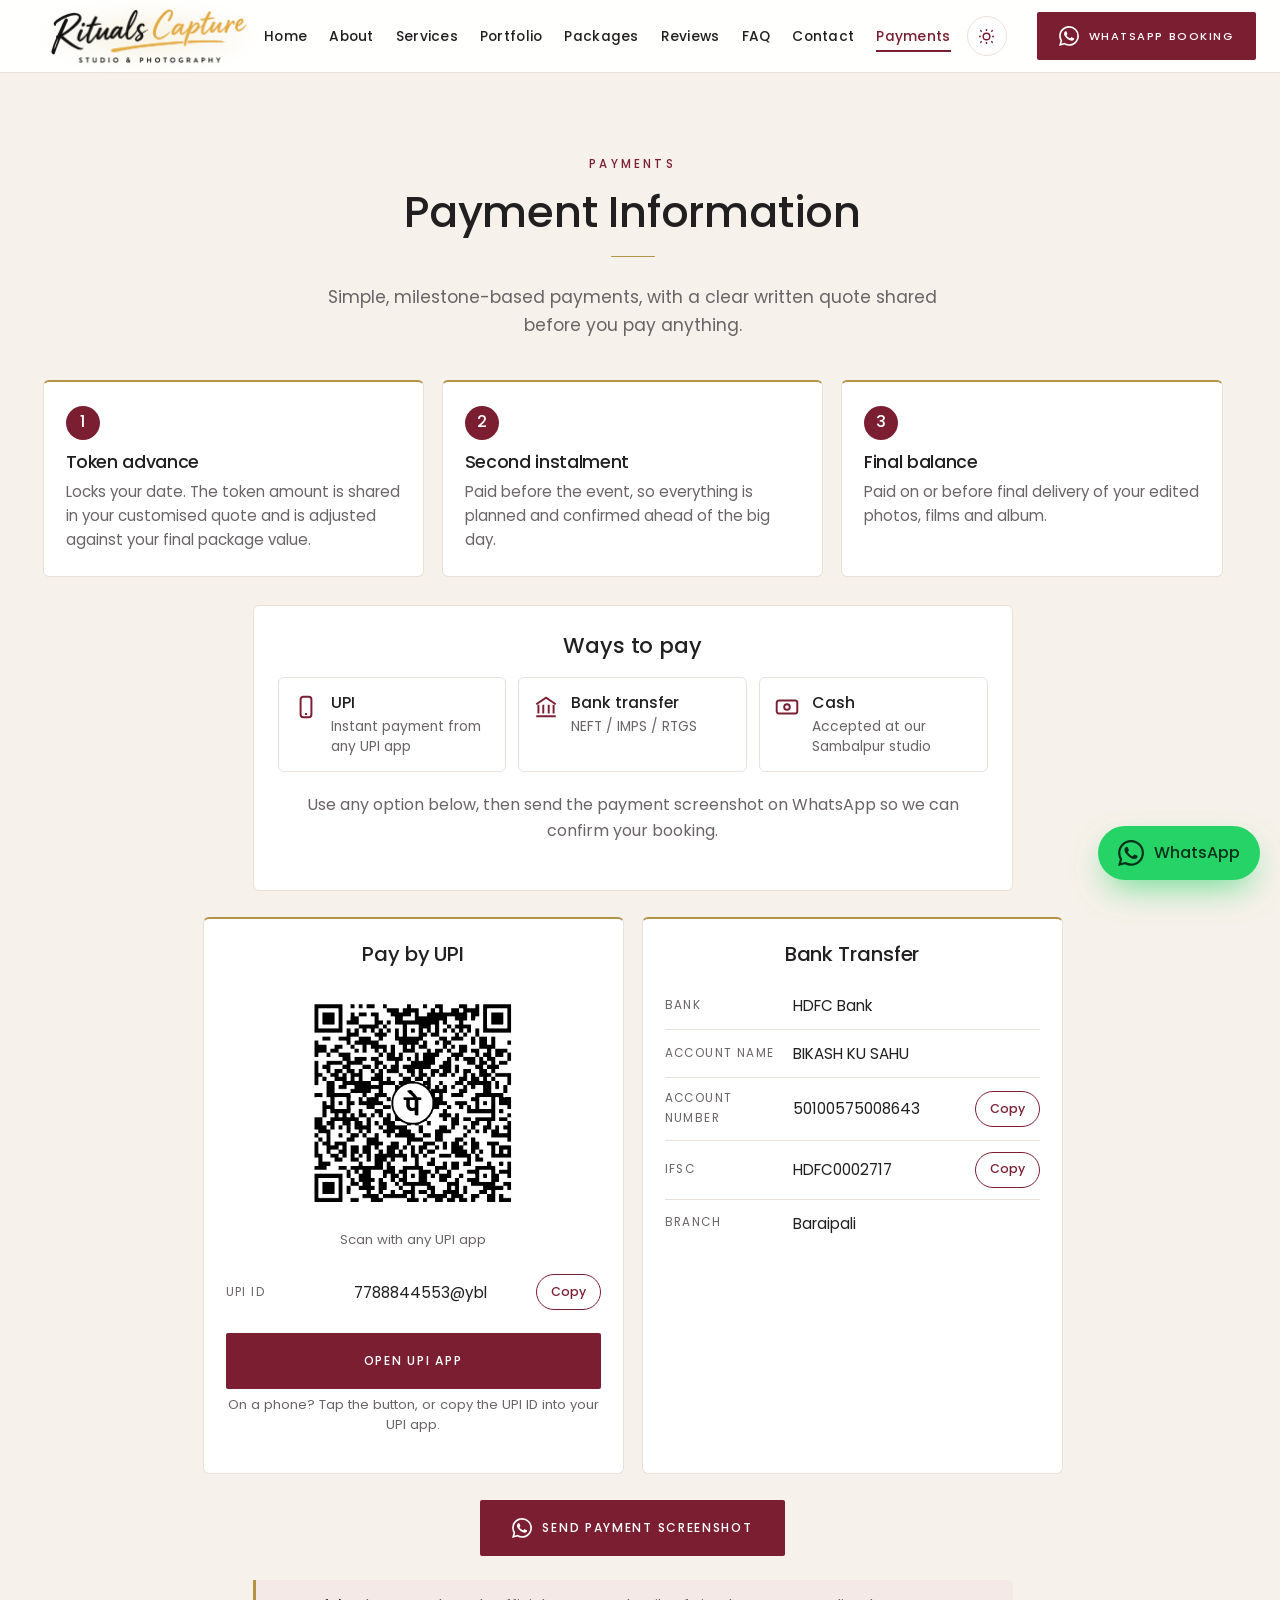
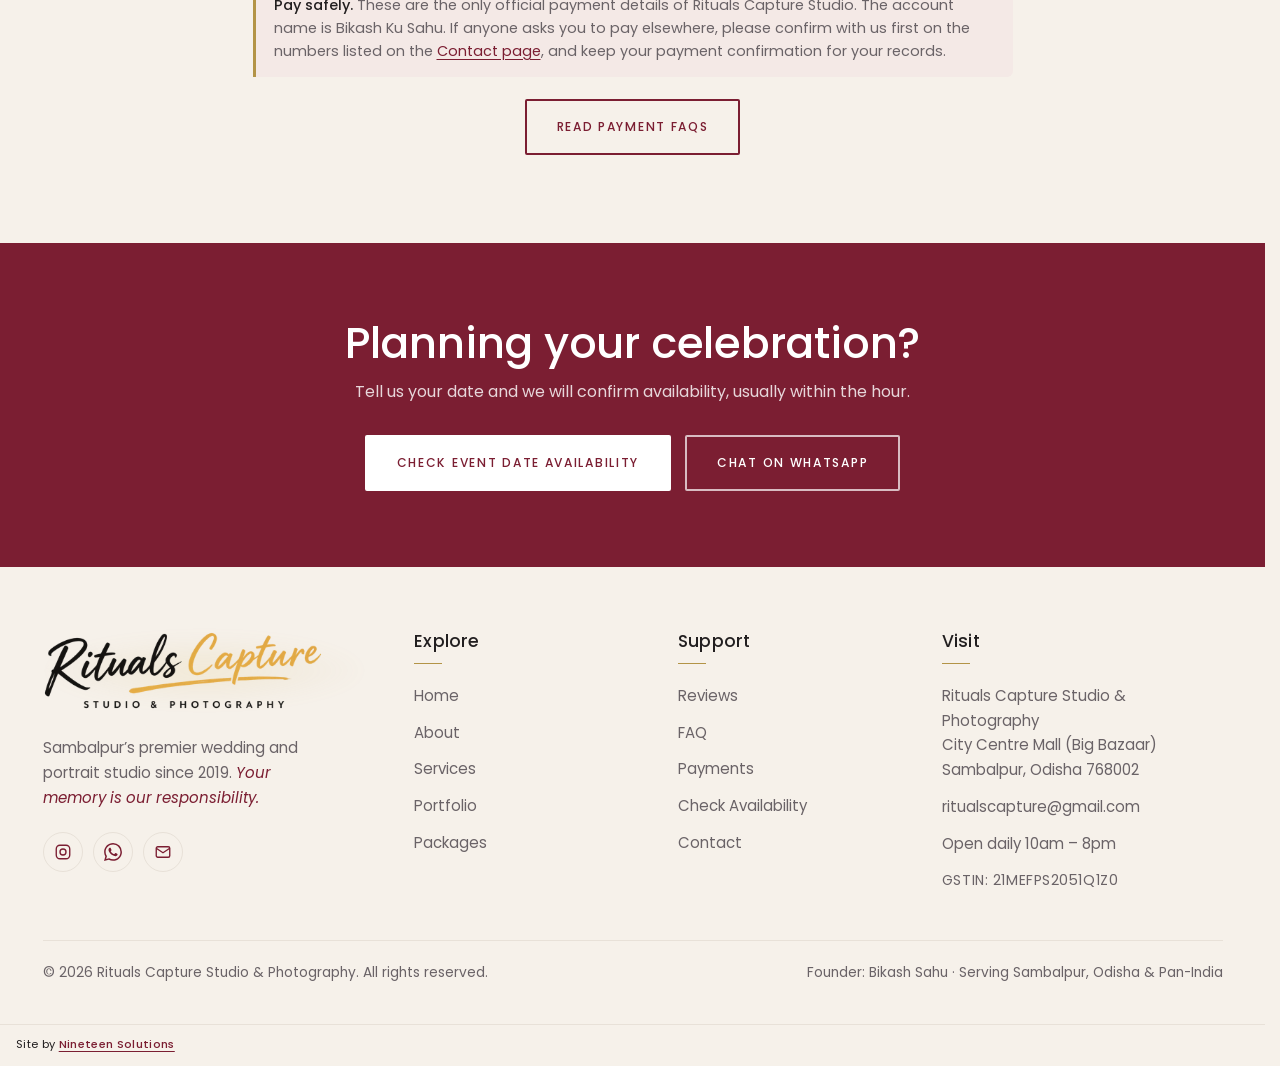
<file: payment.html>
<!DOCTYPE html>
<html lang="en-IN">
<head>
<meta charset="UTF-8">
<meta name="viewport" content="width=device-width, initial-scale=1">
<title>Payment Information | Rituals Capture Studio &amp; Photography, Sambalpur</title>
<meta name="description" content="How payments work at Rituals Capture Studio &amp; Photography: token advance, milestone instalments, accepted payment methods and how to get our payment details safely.">
<meta name="theme-color" content="#7B1E32">
<meta property="og:title" content="Payment Information | Rituals Capture Studio &amp; Photography">
<meta property="og:description" content="How payments work at Rituals Capture Studio &amp; Photography: token advance, milestone instalments, accepted payment methods and how to get our payment details safely.">
<meta property="og:type" content="website">
<link rel="icon" href="favicon.ico" sizes="any">
<link rel="icon" type="image/png" sizes="32x32" href="images/favicon-32.png">
<link rel="apple-touch-icon" href="images/apple-touch-icon.png">
<link rel="preload" href="assets/fonts/poppins-regular.woff?v=2" as="font" type="font/woff" crossorigin>
<link rel="preload" href="assets/fonts/poppins-light.woff?v=1" as="font" type="font/woff" crossorigin>
<link rel="preload" href="assets/fonts/poppins-medium.woff?v=2" as="font" type="font/woff" crossorigin>
<link rel="stylesheet" href="assets/style.css?v=20">
<script>(function(){try{if(localStorage.getItem("theme")==="dark")document.documentElement.setAttribute("data-theme","dark")}catch(e){}})();</script>

</head>
<body class="inner">
<svg width="0" height="0" style="position:absolute" aria-hidden="true" focusable="false"><symbol id="wa" viewBox="0 0 24 24"><path fill="currentColor" d="M17.472 14.382c-.297-.149-1.758-.867-2.03-.967-.273-.099-.471-.148-.67.15-.197.297-.767.966-.94 1.164-.173.199-.347.223-.644.075-.297-.15-1.255-.463-2.39-1.475-.883-.788-1.48-1.761-1.653-2.059-.173-.297-.018-.458.13-.606.134-.133.298-.347.446-.52.149-.174.198-.298.298-.497.099-.198.05-.371-.025-.52-.075-.149-.669-1.612-.916-2.207-.242-.579-.487-.5-.669-.51-.173-.008-.371-.01-.57-.01-.198 0-.52.074-.792.372-.272.297-1.04 1.016-1.04 2.479 0 1.462 1.065 2.875 1.213 3.074.149.198 2.096 3.2 5.077 4.487.709.306 1.262.489 1.694.625.712.227 1.36.195 1.871.118.571-.085 1.758-.719 2.006-1.413.248-.694.248-1.289.173-1.413-.074-.124-.272-.198-.57-.347m-5.421 7.403h-.004a9.87 9.87 0 01-5.031-1.378l-.361-.214-3.741.982.998-3.648-.235-.374a9.86 9.86 0 01-1.51-5.26c.001-5.45 4.436-9.884 9.888-9.884 2.64 0 5.122 1.03 6.988 2.898a9.825 9.825 0 012.893 6.994c-.003 5.45-4.437 9.884-9.885 9.884m8.413-18.297A11.815 11.815 0 0012.05 0C5.495 0 .16 5.335.157 11.892c0 2.096.547 4.142 1.588 5.945L.057 24l6.305-1.654a11.882 11.882 0 005.683 1.448h.005c6.554 0 11.89-5.335 11.893-11.893a11.821 11.821 0 00-3.48-8.413z"/></symbol><symbol id="lotus" viewBox="0 0 200 200"><g fill="none" stroke="currentColor" stroke-width="1.6"><ellipse cx="100" cy="58" rx="16" ry="42" transform="rotate(0 100 100)"/><ellipse cx="100" cy="58" rx="16" ry="42" transform="rotate(45 100 100)"/><ellipse cx="100" cy="58" rx="16" ry="42" transform="rotate(90 100 100)"/><ellipse cx="100" cy="58" rx="16" ry="42" transform="rotate(135 100 100)"/><ellipse cx="100" cy="58" rx="16" ry="42" transform="rotate(180 100 100)"/><ellipse cx="100" cy="58" rx="16" ry="42" transform="rotate(225 100 100)"/><ellipse cx="100" cy="58" rx="16" ry="42" transform="rotate(270 100 100)"/><ellipse cx="100" cy="58" rx="16" ry="42" transform="rotate(315 100 100)"/><circle cx="100" cy="100" r="14"/><circle cx="100" cy="100" r="92"/></g></symbol></svg>
<header id="top">
  <div class="wrap nav">
    <a href="index.html" class="brand logo-link" aria-label="Rituals Capture Studio &amp; Photography - home"><span class="logo-aura" aria-hidden="true"></span><img class="logo-img logo-on-light" src="images/logo-light.webp?v=2" width="800" height="226" alt="Rituals Capture Studio &amp; Photography"><img class="logo-img logo-on-dark" src="images/logo.webp?v=2" width="800" height="226" alt="" aria-hidden="true"></a>
    <button class="burger" id="burger" aria-label="Open menu" aria-expanded="false"><span></span><span></span><span></span></button>
    <ul class="menu" id="menu"><li><a href="index.html">Home</a></li><li><a href="about.html">About</a></li><li><a href="services.html">Services</a></li><li><a href="portfolio.html">Portfolio</a></li><li><a href="packages.html">Packages</a></li><li><a href="reviews.html">Reviews</a></li><li><a href="faq.html">FAQ</a></li><li><a href="contact.html">Contact</a></li><li class="menu-head" aria-hidden="true">Payments</li><li class="menu-pay"><a href="payment.html" aria-current="page"><span class="mp-d">Payments</span><span class="mp-m">Bank Details &amp; QR</span></a></li><li class="menu-upi"><span class="mu-k">UPI ID</span><span class="mu-v">7788844553@ybl</span><button type="button" class="pay-copy" data-copy="7788844553@ybl">Copy</button></li></ul>
    <button class="theme-toggle" id="themeToggle" type="button" aria-label="Toggle night mode" aria-pressed="false"><svg class="ic-sun" viewBox="0 0 24 24" fill="none" stroke="currentColor" stroke-width="1.8" aria-hidden="true"><circle cx="12" cy="12" r="4.2"/><path d="M12 2.5v2.4M12 19.1v2.4M4.2 4.2l1.7 1.7M18.1 18.1l1.7 1.7M2.5 12h2.4M19.1 12h2.4M4.2 19.8l1.7-1.7M18.1 5.9l1.7-1.7"/></svg><svg class="ic-moon" viewBox="0 0 24 24" fill="none" stroke="currentColor" stroke-width="1.8" aria-hidden="true"><path d="M20 14.5A8.5 8.5 0 1 1 9.5 4a7 7 0 0 0 10.5 10.5z"/></svg></button>
    <a class="btn btn-gold wa-link" data-msg="Hello Bikash, I found Rituals Capture Studio online and would like to book a shoot." href="#" target="_blank" rel="noopener"><svg width="20" height="20"><use href="#wa"/></svg> WhatsApp Booking</a>
  </div>
</header>
<main>
<section id="payment" aria-labelledby="pay-h">
  <div class="wrap">
    <div class="center reveal"><span class="eyebrow">Payments</span><h1 id="pay-h">Payment Information</h1><div class="rule"></div><p class="lead">Simple, milestone-based payments, with a clear written quote shared before you pay anything.</p></div>

    <div class="pay-steps reveal">
      <div class="pay-step"><span class="pay-n">1</span><h3>Token advance</h3><p>Locks your date. The token amount is shared in your customised quote and is adjusted against your final package value.</p></div>
      <div class="pay-step"><span class="pay-n">2</span><h3>Second instalment</h3><p>Paid before the event, so everything is planned and confirmed ahead of the big day.</p></div>
      <div class="pay-step"><span class="pay-n">3</span><h3>Final balance</h3><p>Paid on or before final delivery of your edited photos, films and album.</p></div>
    </div>

    <div class="pay-box reveal">
      <h2>Ways to pay</h2>
      <ul class="pay-methods">
        <li><svg viewBox="0 0 24 24" fill="none" stroke="currentColor" stroke-width="1.8" aria-hidden="true"><rect x="7" y="2.5" width="10" height="19" rx="2.5"/><path d="M11 18.5h2"/></svg><span><b>UPI</b>Instant payment from any UPI app</span></li>
        <li><svg viewBox="0 0 24 24" fill="none" stroke="currentColor" stroke-width="1.8" aria-hidden="true"><path d="M3 9.5l9-6 9 6M5 10v8M9.5 10v8M14.5 10v8M19 10v8M3 20.5h18"/></svg><span><b>Bank transfer</b>NEFT / IMPS / RTGS</span></li>
        <li><svg viewBox="0 0 24 24" fill="none" stroke="currentColor" stroke-width="1.8" aria-hidden="true"><rect x="2.5" y="6" width="19" height="12" rx="2"/><circle cx="12" cy="12" r="2.6"/></svg><span><b>Cash</b>Accepted at our Sambalpur studio</span></li>
      </ul>
      <p class="pay-get">Use any option below, then send the payment screenshot on WhatsApp so we can confirm your booking.</p>
    </div>

    <div class="pay-grid reveal">
      <div class="pay-card">
        <h2>Pay by UPI</h2>
        <img class="pay-qr" src="images/payment-qr.webp?v=1" width="365" height="367" alt="UPI payment QR code for Rituals Capture Studio, account holder Bikash Sahu" loading="lazy" decoding="async">
        <p class="pay-hint">Scan with any UPI app</p>
        <div class="pay-row"><span class="pay-k">UPI ID</span><span class="pay-v">7788844553@ybl</span><button type="button" class="pay-copy" data-copy="7788844553@ybl">Copy</button></div>
        <a class="btn btn-gold pay-open" href="upi://pay?pa=7788844553@ybl&amp;pn=Bikash%20Ku%20Sahu&amp;cu=INR">Open UPI App</a>
        <p class="pay-hint">On a phone? Tap the button, or copy the UPI ID into your UPI app.</p>
      </div>
      <div class="pay-card">
        <h2>Bank Transfer</h2>
        <div class="pay-row"><span class="pay-k">Bank</span><span class="pay-v">HDFC Bank</span></div>
        <div class="pay-row"><span class="pay-k">Account name</span><span class="pay-v">BIKASH KU SAHU</span></div>
        <div class="pay-row"><span class="pay-k">Account number</span><span class="pay-v">50100575008643</span><button type="button" class="pay-copy" data-copy="50100575008643">Copy</button></div>
        <div class="pay-row"><span class="pay-k">IFSC</span><span class="pay-v">HDFC0002717</span><button type="button" class="pay-copy" data-copy="HDFC0002717">Copy</button></div>
        <div class="pay-row"><span class="pay-k">Branch</span><span class="pay-v">Baraipali</span></div>
      </div>
    </div>
    <p class="center reveal pay-confirm"><a class="btn btn-gold wa-link" data-msg="Hello Bikash, I have made the payment for my booking at Rituals Capture Studio. Sharing the payment screenshot." href="#" target="_blank" rel="noopener"><svg width="20" height="20"><use href="#wa"/></svg> Send Payment Screenshot</a></p>

    <p class="pay-safe reveal"><b>Pay safely.</b> These are the only official payment details of Rituals Capture Studio. The account name is Bikash Ku Sahu. If anyone asks you to pay elsewhere, please confirm with us first on the numbers listed on the <a href="contact.html">Contact page</a>, and keep your payment confirmation for your records.</p>
    <p class="center reveal"><a class="btn btn-ghost" href="faq.html">Read Payment FAQs</a></p>
  </div>
</section>

<section class="cta-band" aria-labelledby="cta-h"><div class="wrap"><h2 id="cta-h">Planning your celebration?</h2><p>Tell us your date and we will confirm availability, usually within the hour.</p><div class="row"><a class="btn btn-light" href="book.html">Check Event Date Availability</a><a class="btn btn-out wa-link" data-msg="Hello Bikash, I would like to book Rituals Capture Studio." href="#" target="_blank" rel="noopener">Chat on WhatsApp</a></div></div></section>

</main>
<footer>
  <div class="wrap">
    <div class="ft">
      <div><a class="brand logo-link" href="index.html" aria-label="Rituals Capture Studio &amp; Photography - home"><span class="logo-aura" aria-hidden="true"></span><img class="logo-img logo-on-light" src="images/logo-light.webp?v=2" width="800" height="226" alt="Rituals Capture Studio &amp; Photography" style="width:min(280px,100%)"><img class="logo-img logo-on-dark" src="images/logo.webp?v=2" width="800" height="226" alt="" aria-hidden="true" style="width:min(280px,100%)"></a>
        <p class="fdesc">Sambalpur’s premier wedding and portrait studio since 2019. <em class="ftag">Your memory is our responsibility.</em></p>
        <div class="social"><a class="ig-link" href="#" target="_blank" rel="noopener" aria-label="Instagram"><svg viewBox="0 0 24 24" fill="none" stroke="currentColor" stroke-width="1.8"><rect x="3" y="3" width="18" height="18" rx="5"/><circle cx="12" cy="12" r="4"/></svg></a><a class="wa-link" data-msg="Hello Bikash, I would like to book Rituals Capture Studio." href="#" target="_blank" rel="noopener" aria-label="WhatsApp"><svg><use href="#wa"/></svg></a><a class="mail-link" href="#" aria-label="Email"><svg viewBox="0 0 24 24" fill="none" stroke="currentColor" stroke-width="1.8"><rect x="3" y="5" width="18" height="14" rx="2"/><path d="M3 7l9 6 9-6"/></svg></a></div></div>
      <div><h4>Explore</h4><ul><li><a href="index.html">Home</a></li><li><a href="about.html">About</a></li><li><a href="services.html">Services</a></li><li><a href="portfolio.html">Portfolio</a></li><li><a href="packages.html">Packages</a></li></ul></div>
      <div><h4>Support</h4><ul><li><a href="reviews.html">Reviews</a></li><li><a href="faq.html">FAQ</a></li><li><a href="payment.html" aria-current="page">Payments</a></li><li><a href="book.html">Check Availability</a></li><li><a href="contact.html">Contact</a></li></ul></div>
      <div><h4>Visit</h4><ul><li>Rituals Capture Studio &amp; Photography<br>City Centre Mall (Big Bazaar)<br>Sambalpur, Odisha 768002</li><li><a class="mail-link" href="#"></a></li><li>Open daily 10am – 8pm</li><li class="gstin">GSTIN: 21MEFPS2051Q1Z0</li></ul></div>
    </div>
    <div class="copy"><span>© <span id="yr"></span> Rituals Capture Studio &amp; Photography. All rights reserved.</span><span>Founder: Bikash Sahu · Serving Sambalpur, Odisha &amp; Pan-India</span></div>
  </div>
</footer>
<div class="credit-bar"><p class="credit">Site by <a href="https://nineteensolutions.in/" target="_blank" rel="noopener">Nineteen Solutions</a></p></div>
<a class="fab wa-link" data-msg="Hello Bikash, I would like to check date availability at Rituals Capture Studio." href="#" target="_blank" rel="noopener" aria-label="Chat on WhatsApp"><svg><use href="#wa"/></svg><span>WhatsApp</span></a>
<div class="toast" id="toast" role="status"></div>

<script src="assets/site.js?v=2" defer></script>
</body>
</html>
</file>
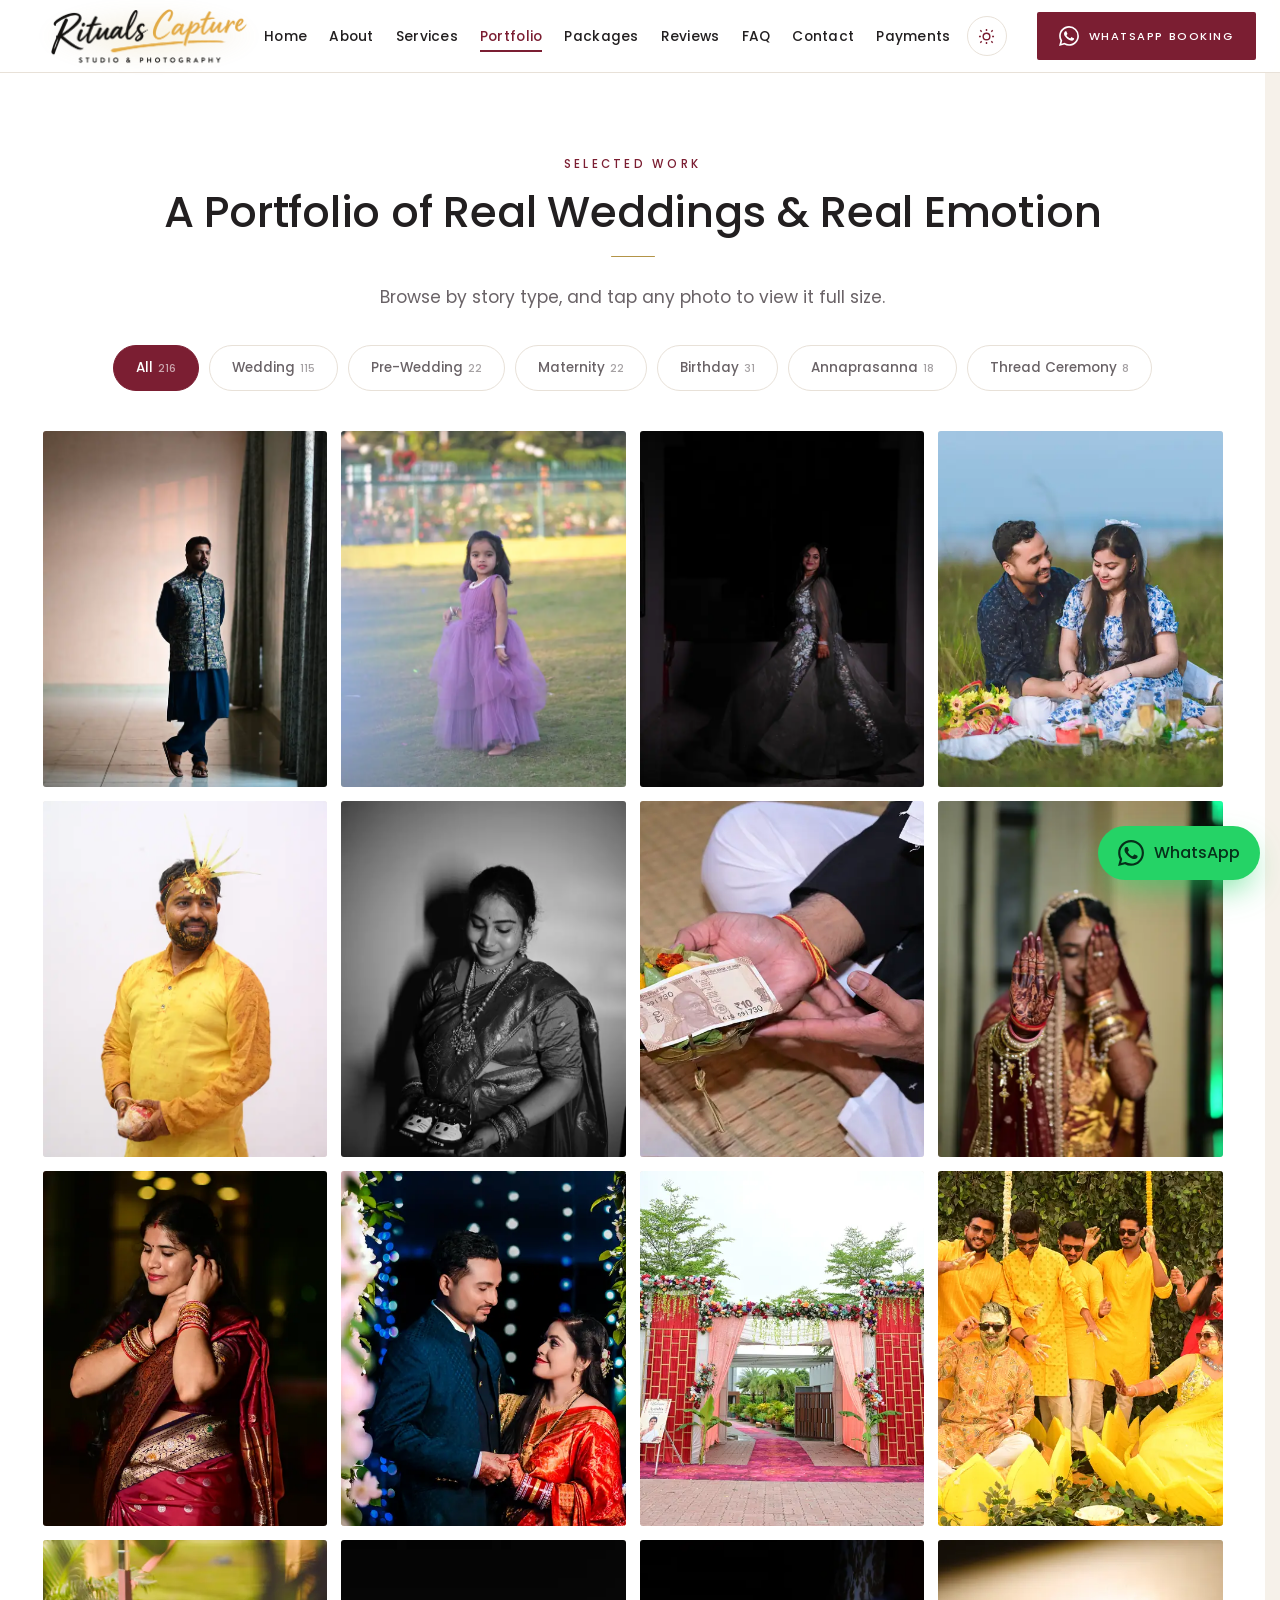
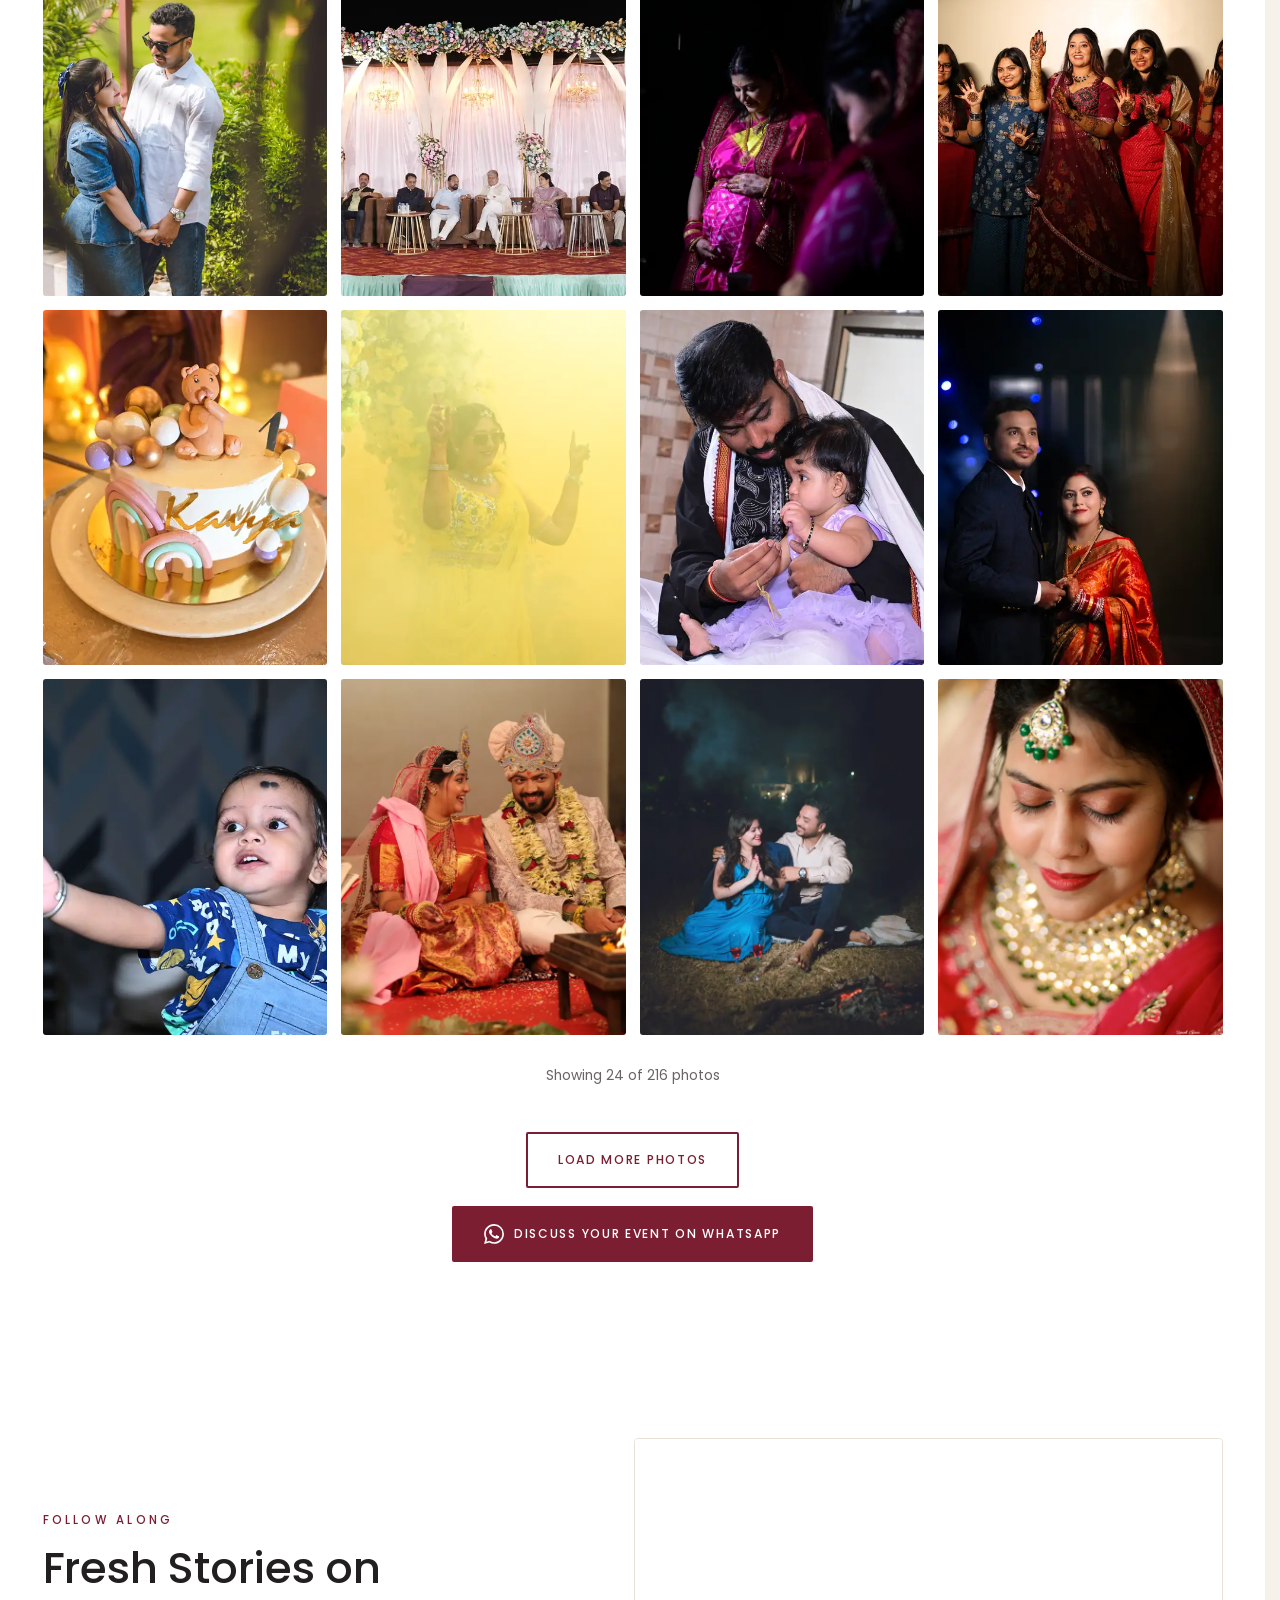
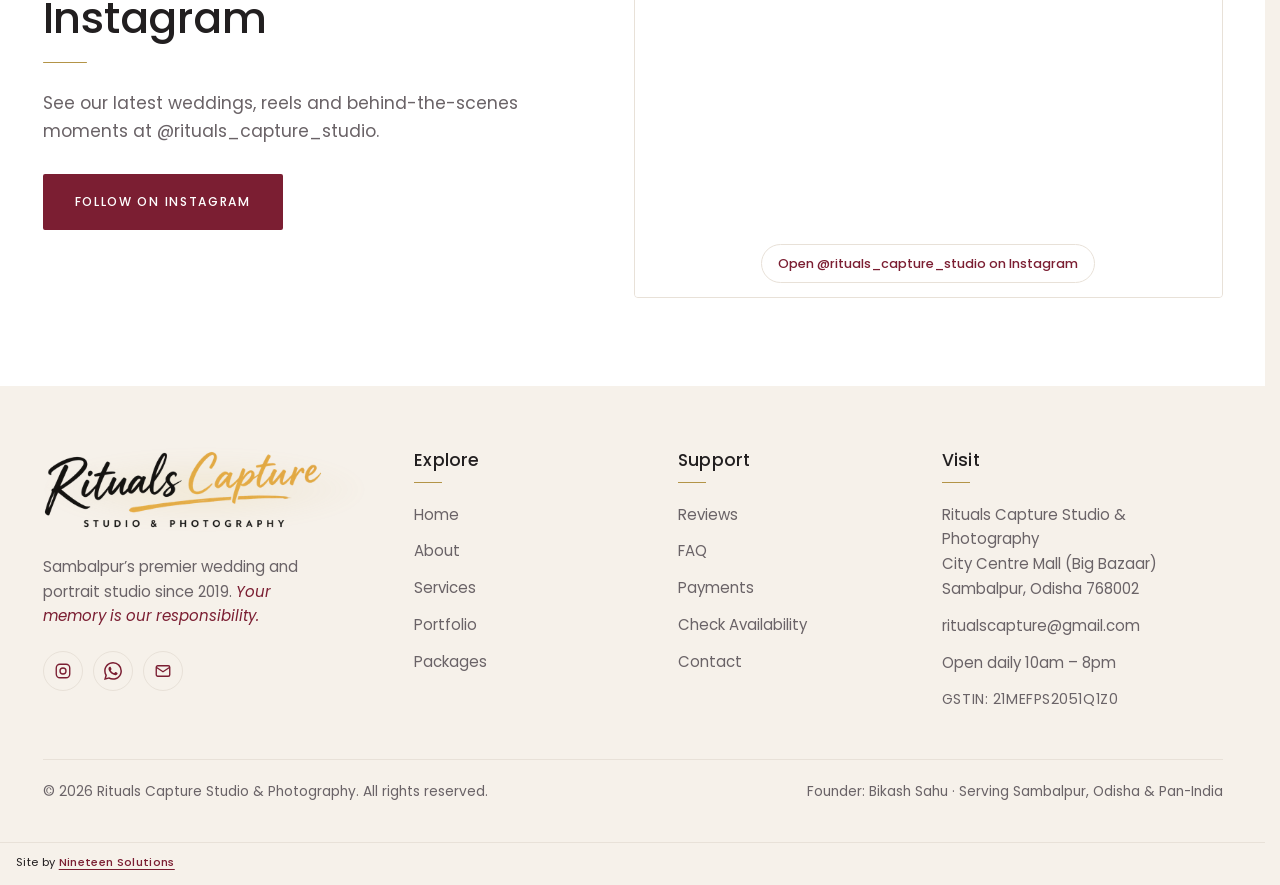
<file: portfolio.html>
<!DOCTYPE html>
<html lang="en-IN">
<head>
<meta charset="UTF-8">
<meta name="viewport" content="width=device-width, initial-scale=1">
<title>Wedding &amp; Pre-Wedding Photography Portfolio | Rituals Capture Studio Sambalpur</title>
<meta name="description" content="Browse real wedding, pre-wedding, maternity, birthday, Annaprasanna and Thread Ceremony photography by Rituals Capture Studio, Sambalpur.">
<meta name="theme-color" content="#7B1E32">
<meta property="og:title" content="Wedding &amp; Pre-Wedding Photography Portfolio | Rituals Capture Studio Sambalpur">
<meta property="og:description" content="Browse real wedding, pre-wedding, maternity, birthday, Annaprasanna and Thread Ceremony photography by Rituals Capture Studio, Sambalpur.">
<meta property="og:type" content="website">
<link rel="icon" href="favicon.ico" sizes="any">
<link rel="icon" type="image/png" sizes="32x32" href="images/favicon-32.png">
<link rel="apple-touch-icon" href="images/apple-touch-icon.png">
<link rel="preload" href="assets/fonts/poppins-regular.woff?v=2" as="font" type="font/woff" crossorigin>
<link rel="preload" href="assets/fonts/poppins-light.woff?v=1" as="font" type="font/woff" crossorigin>
<link rel="preload" href="assets/fonts/poppins-medium.woff?v=2" as="font" type="font/woff" crossorigin>
<link rel="stylesheet" href="assets/style.css?v=20">
<script>(function(){try{if(localStorage.getItem("theme")==="dark")document.documentElement.setAttribute("data-theme","dark")}catch(e){}})();</script>

</head>
<body class="inner">
<svg width="0" height="0" style="position:absolute" aria-hidden="true" focusable="false"><symbol id="wa" viewBox="0 0 24 24"><path fill="currentColor" d="M17.472 14.382c-.297-.149-1.758-.867-2.03-.967-.273-.099-.471-.148-.67.15-.197.297-.767.966-.94 1.164-.173.199-.347.223-.644.075-.297-.15-1.255-.463-2.39-1.475-.883-.788-1.48-1.761-1.653-2.059-.173-.297-.018-.458.13-.606.134-.133.298-.347.446-.52.149-.174.198-.298.298-.497.099-.198.05-.371-.025-.52-.075-.149-.669-1.612-.916-2.207-.242-.579-.487-.5-.669-.51-.173-.008-.371-.01-.57-.01-.198 0-.52.074-.792.372-.272.297-1.04 1.016-1.04 2.479 0 1.462 1.065 2.875 1.213 3.074.149.198 2.096 3.2 5.077 4.487.709.306 1.262.489 1.694.625.712.227 1.36.195 1.871.118.571-.085 1.758-.719 2.006-1.413.248-.694.248-1.289.173-1.413-.074-.124-.272-.198-.57-.347m-5.421 7.403h-.004a9.87 9.87 0 01-5.031-1.378l-.361-.214-3.741.982.998-3.648-.235-.374a9.86 9.86 0 01-1.51-5.26c.001-5.45 4.436-9.884 9.888-9.884 2.64 0 5.122 1.03 6.988 2.898a9.825 9.825 0 012.893 6.994c-.003 5.45-4.437 9.884-9.885 9.884m8.413-18.297A11.815 11.815 0 0012.05 0C5.495 0 .16 5.335.157 11.892c0 2.096.547 4.142 1.588 5.945L.057 24l6.305-1.654a11.882 11.882 0 005.683 1.448h.005c6.554 0 11.89-5.335 11.893-11.893a11.821 11.821 0 00-3.48-8.413z"/></symbol><symbol id="lotus" viewBox="0 0 200 200"><g fill="none" stroke="currentColor" stroke-width="1.6"><ellipse cx="100" cy="58" rx="16" ry="42" transform="rotate(0 100 100)"/><ellipse cx="100" cy="58" rx="16" ry="42" transform="rotate(45 100 100)"/><ellipse cx="100" cy="58" rx="16" ry="42" transform="rotate(90 100 100)"/><ellipse cx="100" cy="58" rx="16" ry="42" transform="rotate(135 100 100)"/><ellipse cx="100" cy="58" rx="16" ry="42" transform="rotate(180 100 100)"/><ellipse cx="100" cy="58" rx="16" ry="42" transform="rotate(225 100 100)"/><ellipse cx="100" cy="58" rx="16" ry="42" transform="rotate(270 100 100)"/><ellipse cx="100" cy="58" rx="16" ry="42" transform="rotate(315 100 100)"/><circle cx="100" cy="100" r="14"/><circle cx="100" cy="100" r="92"/></g></symbol></svg>
<header id="top">
  <div class="wrap nav">
    <a href="index.html" class="brand logo-link" aria-label="Rituals Capture Studio &amp; Photography - home"><span class="logo-aura" aria-hidden="true"></span><img class="logo-img logo-on-light" src="images/logo-light.webp?v=2" width="800" height="226" alt="Rituals Capture Studio &amp; Photography"><img class="logo-img logo-on-dark" src="images/logo.webp?v=2" width="800" height="226" alt="" aria-hidden="true"></a>
    <button class="burger" id="burger" aria-label="Open menu" aria-expanded="false"><span></span><span></span><span></span></button>
    <ul class="menu" id="menu"><li><a href="index.html">Home</a></li><li><a href="about.html">About</a></li><li><a href="services.html">Services</a></li><li><a href="portfolio.html" aria-current="page">Portfolio</a></li><li><a href="packages.html">Packages</a></li><li><a href="reviews.html">Reviews</a></li><li><a href="faq.html">FAQ</a></li><li><a href="contact.html">Contact</a></li><li class="menu-head" aria-hidden="true">Payments</li><li class="menu-pay"><a href="payment.html"><span class="mp-d">Payments</span><span class="mp-m">Bank Details &amp; QR</span></a></li><li class="menu-upi"><span class="mu-k">UPI ID</span><span class="mu-v">7788844553@ybl</span><button type="button" class="pay-copy" data-copy="7788844553@ybl">Copy</button></li></ul>
    <button class="theme-toggle" id="themeToggle" type="button" aria-label="Toggle night mode" aria-pressed="false"><svg class="ic-sun" viewBox="0 0 24 24" fill="none" stroke="currentColor" stroke-width="1.8" aria-hidden="true"><circle cx="12" cy="12" r="4.2"/><path d="M12 2.5v2.4M12 19.1v2.4M4.2 4.2l1.7 1.7M18.1 18.1l1.7 1.7M2.5 12h2.4M19.1 12h2.4M4.2 19.8l1.7-1.7M18.1 5.9l1.7-1.7"/></svg><svg class="ic-moon" viewBox="0 0 24 24" fill="none" stroke="currentColor" stroke-width="1.8" aria-hidden="true"><path d="M20 14.5A8.5 8.5 0 1 1 9.5 4a7 7 0 0 0 10.5 10.5z"/></svg></button>
    <a class="btn btn-gold wa-link" data-msg="Hello Bikash, I found Rituals Capture Studio online and would like to book a shoot." href="#" target="_blank" rel="noopener"><svg width="20" height="20"><use href="#wa"/></svg> WhatsApp Booking</a>
  </div>
</header>
<main>
<!-- PORTFOLIO -->
<section class="dark" id="portfolio" aria-labelledby="pf-h">
  <div class="wrap">
    <div class="center reveal"><span class="eyebrow">Selected Work</span><h1 id="pf-h">A Portfolio of Real Weddings &amp; Real Emotion</h1><div class="rule"></div><p class="lead">Browse by story type, and tap any photo to view it full size.</p></div>
    <div class="filters" role="tablist" aria-label="Portfolio categories" id="pfFilters">
      <button class="active" data-f="all" role="tab" aria-selected="true">All</button>
      <button data-f="wedding" role="tab" aria-selected="false">Wedding</button>
      <button data-f="prewedding" role="tab" aria-selected="false">Pre-Wedding</button>
      <button data-f="maternity" role="tab" aria-selected="false">Maternity</button>
      <button data-f="birthday" role="tab" aria-selected="false">Birthday</button>
      <button data-f="annaprasanna" role="tab" aria-selected="false">Annaprasanna</button>
      <button data-f="thread" role="tab" aria-selected="false">Thread Ceremony</button>
    </div>
    <div class="masonry" id="pfGrid" aria-live="polite"></div>
    <p class="pf-count" id="pfCount"></p>
    <div class="port-cta"><button type="button" class="btn btn-line" id="pfMore">Load More Photos</button></div>
    <div class="port-cta reveal" style="margin-top:18px"><a class="btn btn-maroon wa-link" data-msg="Hello Bikash, I would like to see more of your work and discuss my event." href="#" target="_blank" rel="noopener"><svg width="20" height="20"><use href="#wa"/></svg> Discuss Your Event on WhatsApp</a></div>
  </div>
</section>

<!-- INSTAGRAM -->
<section class="ig" id="instagram" aria-labelledby="ig-h">
  <div class="wrap ig-grid">
    <div class="reveal"><span class="eyebrow">Follow Along</span><h2 id="ig-h">Fresh Stories on Instagram</h2><div class="rule"></div><p class="lead">See our latest weddings, reels and behind-the-scenes moments at @rituals_capture_studio.</p><p style="margin-top:28px"><a class="btn btn-maroon ig-profile" href="#" target="_blank" rel="noopener">Follow on Instagram</a></p></div>
    <div class="ig-box reveal"><div class="ig-fb"><b>@rituals_capture_studio</b><br>Loading our Instagram feed. If it does not appear, use the Follow button to open our profile.</div><iframe id="igFrame" data-src="https://www.instagram.com/rituals_capture_studio/embed" title="Rituals Capture Studio on Instagram" loading="lazy" scrolling="no"></iframe><a class="ig-open ig-profile" href="#" target="_blank" rel="noopener">Open @rituals_capture_studio on Instagram</a></div>
  </div>
</section>

</main>
<footer>
  <div class="wrap">
    <div class="ft">
      <div><a class="brand logo-link" href="index.html" aria-label="Rituals Capture Studio &amp; Photography - home"><span class="logo-aura" aria-hidden="true"></span><img class="logo-img logo-on-light" src="images/logo-light.webp?v=2" width="800" height="226" alt="Rituals Capture Studio &amp; Photography" style="width:min(280px,100%)"><img class="logo-img logo-on-dark" src="images/logo.webp?v=2" width="800" height="226" alt="" aria-hidden="true" style="width:min(280px,100%)"></a>
        <p class="fdesc">Sambalpur’s premier wedding and portrait studio since 2019. <em class="ftag">Your memory is our responsibility.</em></p>
        <div class="social"><a class="ig-link" href="#" target="_blank" rel="noopener" aria-label="Instagram"><svg viewBox="0 0 24 24" fill="none" stroke="currentColor" stroke-width="1.8"><rect x="3" y="3" width="18" height="18" rx="5"/><circle cx="12" cy="12" r="4"/></svg></a><a class="wa-link" data-msg="Hello Bikash, I would like to book Rituals Capture Studio." href="#" target="_blank" rel="noopener" aria-label="WhatsApp"><svg><use href="#wa"/></svg></a><a class="mail-link" href="#" aria-label="Email"><svg viewBox="0 0 24 24" fill="none" stroke="currentColor" stroke-width="1.8"><rect x="3" y="5" width="18" height="14" rx="2"/><path d="M3 7l9 6 9-6"/></svg></a></div></div>
      <div><h4>Explore</h4><ul><li><a href="index.html">Home</a></li><li><a href="about.html">About</a></li><li><a href="services.html">Services</a></li><li><a href="portfolio.html">Portfolio</a></li><li><a href="packages.html">Packages</a></li></ul></div>
      <div><h4>Support</h4><ul><li><a href="reviews.html">Reviews</a></li><li><a href="faq.html">FAQ</a></li><li><a href="payment.html">Payments</a></li><li><a href="book.html">Check Availability</a></li><li><a href="contact.html">Contact</a></li></ul></div>
      <div><h4>Visit</h4><ul><li>Rituals Capture Studio &amp; Photography<br>City Centre Mall (Big Bazaar)<br>Sambalpur, Odisha 768002</li><li><a class="mail-link" href="#"></a></li><li>Open daily 10am – 8pm</li><li class="gstin">GSTIN: 21MEFPS2051Q1Z0</li></ul></div>
    </div>
    <div class="copy"><span>© <span id="yr"></span> Rituals Capture Studio &amp; Photography. All rights reserved.</span><span>Founder: Bikash Sahu · Serving Sambalpur, Odisha &amp; Pan-India</span></div>
  </div>
</footer>
<div class="credit-bar"><p class="credit">Site by <a href="https://nineteensolutions.in/" target="_blank" rel="noopener">Nineteen Solutions</a></p></div>
<a class="fab wa-link" data-msg="Hello Bikash, I would like to check date availability at Rituals Capture Studio." href="#" target="_blank" rel="noopener" aria-label="Chat on WhatsApp"><svg><use href="#wa"/></svg><span>WhatsApp</span></a>
<div class="toast" id="toast" role="status"></div>
<div class="lb" id="lb" role="dialog" aria-modal="true" aria-label="Photo viewer" hidden>
  <button type="button" class="lb-x" id="lbX" aria-label="Close viewer">&times;</button>
  <button type="button" class="lb-n lb-p" id="lbPrev" aria-label="Previous photo">&lsaquo;</button>
  <figure class="lb-f"><img id="lbImg" alt=""><figcaption id="lbCap"></figcaption></figure>
  <button type="button" class="lb-n lb-nx" id="lbNext" aria-label="Next photo">&rsaquo;</button>
</div>
<script src="assets/site.js?v=2" defer></script>
<script src="assets/gallery.js"></script>
</body>
</html>
</file>
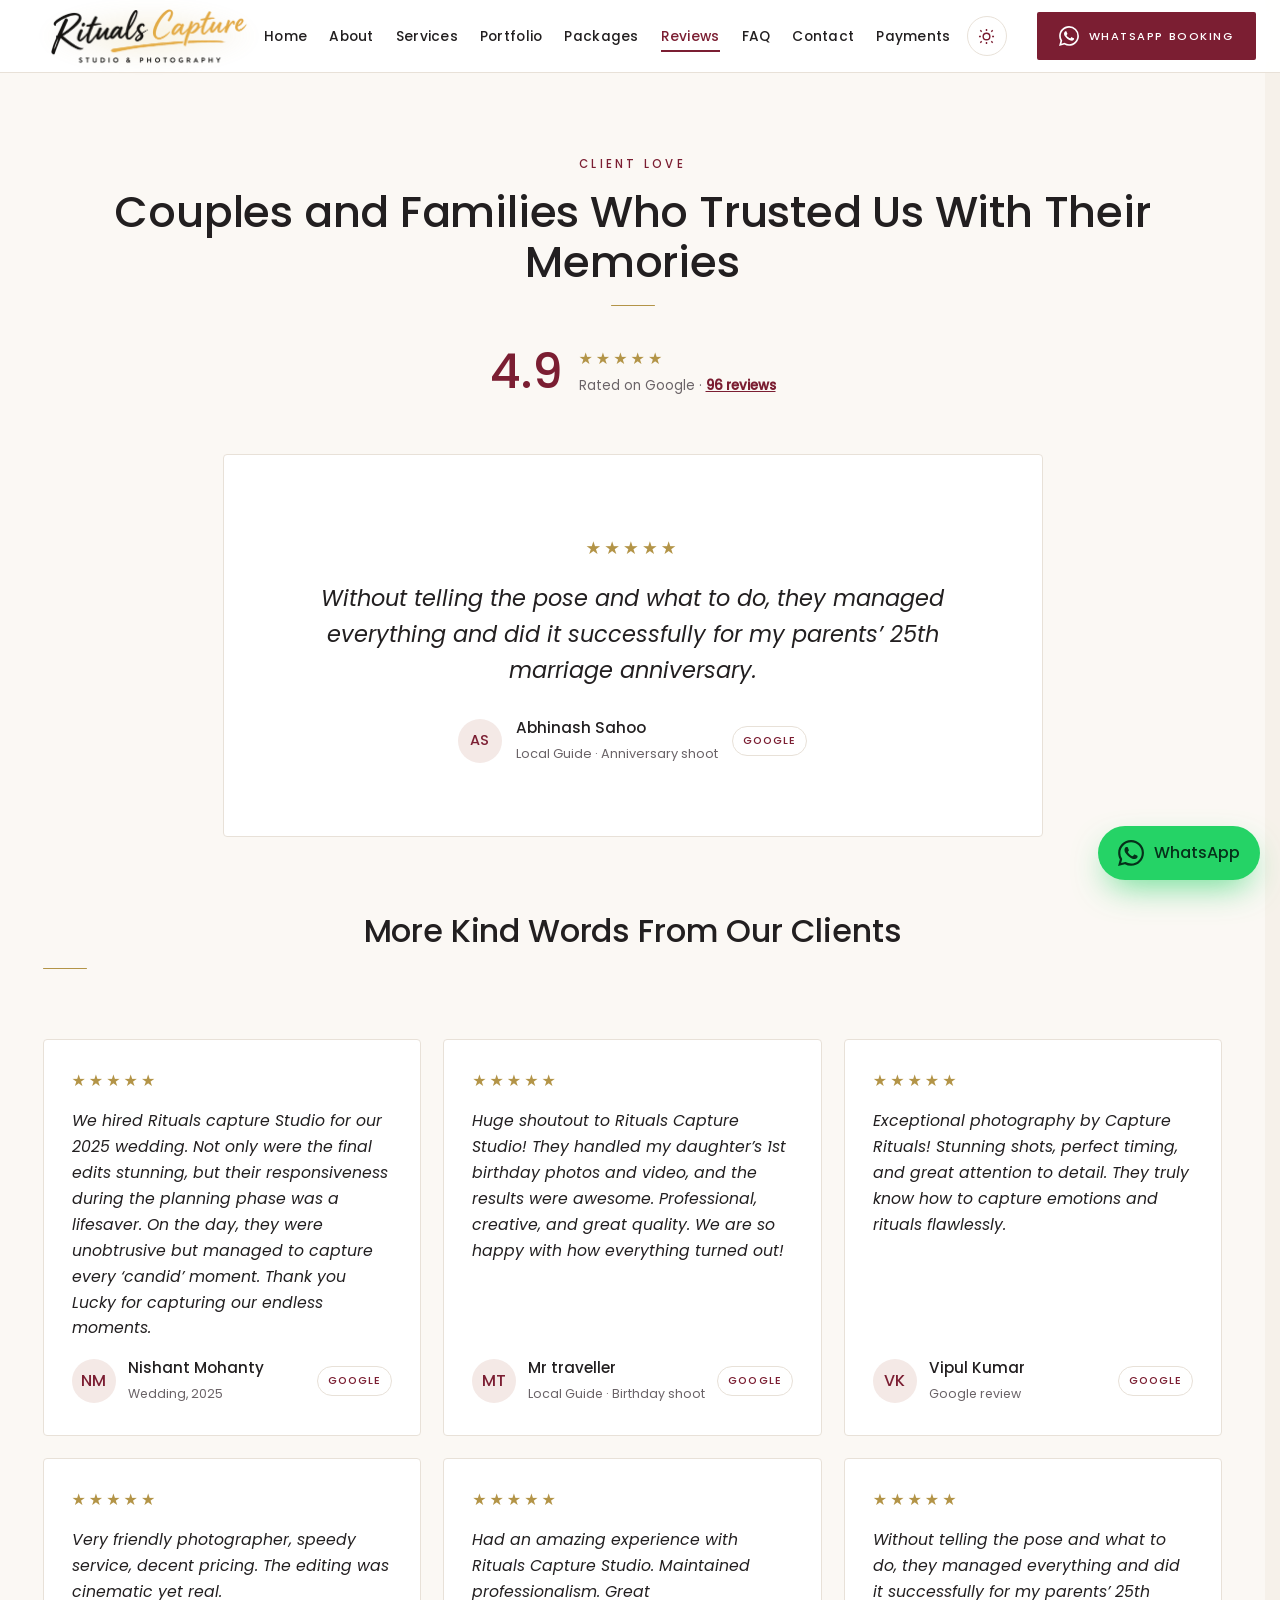
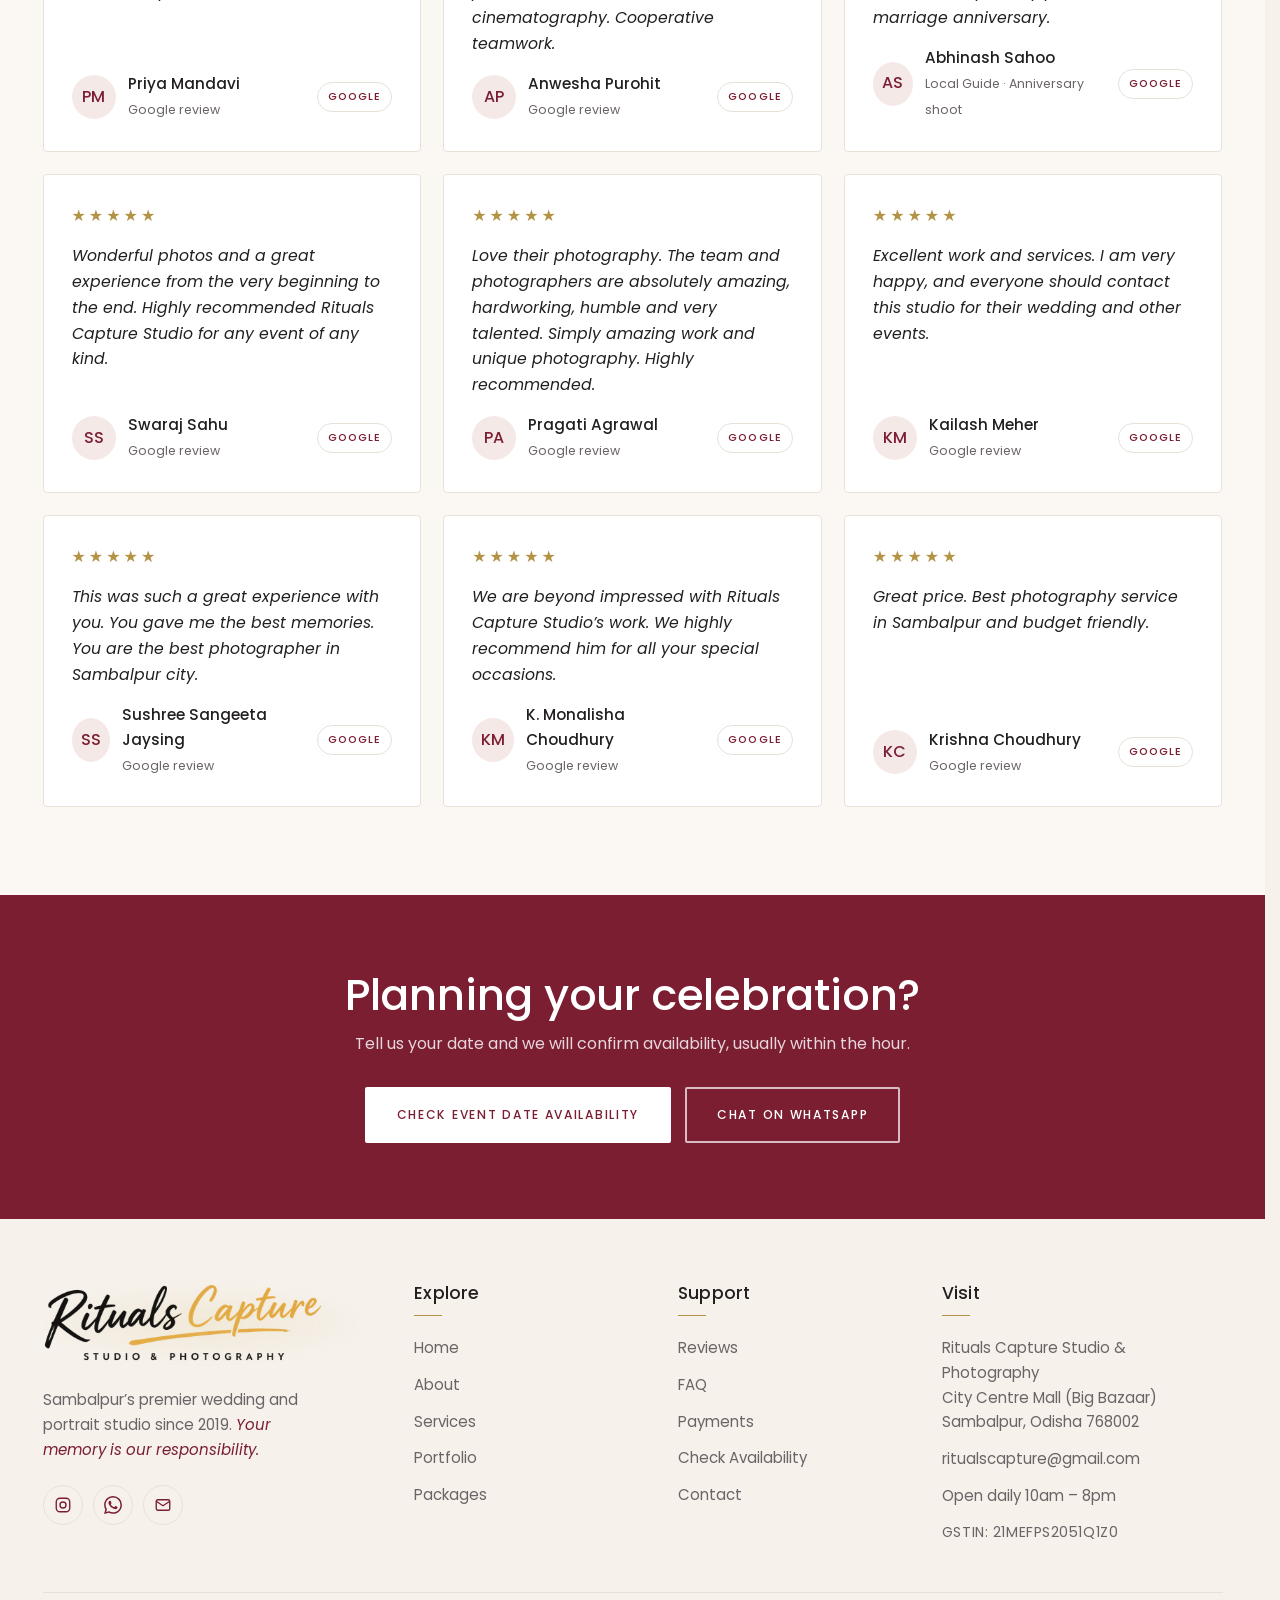
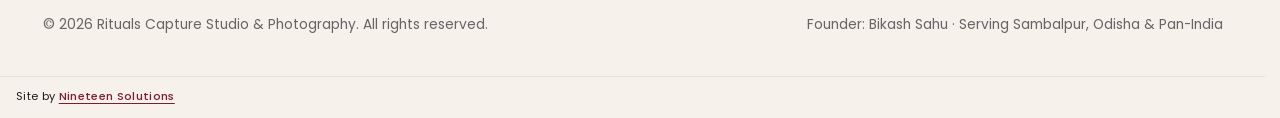
<file: reviews.html>
<!DOCTYPE html>
<html lang="en-IN">
<head>
<meta charset="UTF-8">
<meta name="viewport" content="width=device-width, initial-scale=1">
<title>Client Reviews, 4.9★ on Google | Rituals Capture Studio Sambalpur</title>
<meta name="description" content="Read real Google reviews from couples and families who trusted Rituals Capture Studio &amp; Photography with their weddings, birthdays and portraits.">
<meta name="theme-color" content="#7B1E32">
<meta property="og:title" content="Client Reviews, 4.9★ on Google | Rituals Capture Studio Sambalpur">
<meta property="og:description" content="Read real Google reviews from couples and families who trusted Rituals Capture Studio &amp; Photography with their weddings, birthdays and portraits.">
<meta property="og:type" content="website">
<link rel="icon" href="favicon.ico" sizes="any">
<link rel="icon" type="image/png" sizes="32x32" href="images/favicon-32.png">
<link rel="apple-touch-icon" href="images/apple-touch-icon.png">
<link rel="preload" href="assets/fonts/poppins-regular.woff?v=2" as="font" type="font/woff" crossorigin>
<link rel="preload" href="assets/fonts/poppins-light.woff?v=1" as="font" type="font/woff" crossorigin>
<link rel="preload" href="assets/fonts/poppins-medium.woff?v=2" as="font" type="font/woff" crossorigin>
<link rel="stylesheet" href="assets/style.css?v=20">
<script>(function(){try{if(localStorage.getItem("theme")==="dark")document.documentElement.setAttribute("data-theme","dark")}catch(e){}})();</script>

</head>
<body class="inner">
<svg width="0" height="0" style="position:absolute" aria-hidden="true" focusable="false"><symbol id="wa" viewBox="0 0 24 24"><path fill="currentColor" d="M17.472 14.382c-.297-.149-1.758-.867-2.03-.967-.273-.099-.471-.148-.67.15-.197.297-.767.966-.94 1.164-.173.199-.347.223-.644.075-.297-.15-1.255-.463-2.39-1.475-.883-.788-1.48-1.761-1.653-2.059-.173-.297-.018-.458.13-.606.134-.133.298-.347.446-.52.149-.174.198-.298.298-.497.099-.198.05-.371-.025-.52-.075-.149-.669-1.612-.916-2.207-.242-.579-.487-.5-.669-.51-.173-.008-.371-.01-.57-.01-.198 0-.52.074-.792.372-.272.297-1.04 1.016-1.04 2.479 0 1.462 1.065 2.875 1.213 3.074.149.198 2.096 3.2 5.077 4.487.709.306 1.262.489 1.694.625.712.227 1.36.195 1.871.118.571-.085 1.758-.719 2.006-1.413.248-.694.248-1.289.173-1.413-.074-.124-.272-.198-.57-.347m-5.421 7.403h-.004a9.87 9.87 0 01-5.031-1.378l-.361-.214-3.741.982.998-3.648-.235-.374a9.86 9.86 0 01-1.51-5.26c.001-5.45 4.436-9.884 9.888-9.884 2.64 0 5.122 1.03 6.988 2.898a9.825 9.825 0 012.893 6.994c-.003 5.45-4.437 9.884-9.885 9.884m8.413-18.297A11.815 11.815 0 0012.05 0C5.495 0 .16 5.335.157 11.892c0 2.096.547 4.142 1.588 5.945L.057 24l6.305-1.654a11.882 11.882 0 005.683 1.448h.005c6.554 0 11.89-5.335 11.893-11.893a11.821 11.821 0 00-3.48-8.413z"/></symbol><symbol id="lotus" viewBox="0 0 200 200"><g fill="none" stroke="currentColor" stroke-width="1.6"><ellipse cx="100" cy="58" rx="16" ry="42" transform="rotate(0 100 100)"/><ellipse cx="100" cy="58" rx="16" ry="42" transform="rotate(45 100 100)"/><ellipse cx="100" cy="58" rx="16" ry="42" transform="rotate(90 100 100)"/><ellipse cx="100" cy="58" rx="16" ry="42" transform="rotate(135 100 100)"/><ellipse cx="100" cy="58" rx="16" ry="42" transform="rotate(180 100 100)"/><ellipse cx="100" cy="58" rx="16" ry="42" transform="rotate(225 100 100)"/><ellipse cx="100" cy="58" rx="16" ry="42" transform="rotate(270 100 100)"/><ellipse cx="100" cy="58" rx="16" ry="42" transform="rotate(315 100 100)"/><circle cx="100" cy="100" r="14"/><circle cx="100" cy="100" r="92"/></g></symbol></svg>
<header id="top">
  <div class="wrap nav">
    <a href="index.html" class="brand logo-link" aria-label="Rituals Capture Studio &amp; Photography - home"><span class="logo-aura" aria-hidden="true"></span><img class="logo-img logo-on-light" src="images/logo-light.webp?v=2" width="800" height="226" alt="Rituals Capture Studio &amp; Photography"><img class="logo-img logo-on-dark" src="images/logo.webp?v=2" width="800" height="226" alt="" aria-hidden="true"></a>
    <button class="burger" id="burger" aria-label="Open menu" aria-expanded="false"><span></span><span></span><span></span></button>
    <ul class="menu" id="menu"><li><a href="index.html">Home</a></li><li><a href="about.html">About</a></li><li><a href="services.html">Services</a></li><li><a href="portfolio.html">Portfolio</a></li><li><a href="packages.html">Packages</a></li><li><a href="reviews.html" aria-current="page">Reviews</a></li><li><a href="faq.html">FAQ</a></li><li><a href="contact.html">Contact</a></li><li class="menu-head" aria-hidden="true">Payments</li><li class="menu-pay"><a href="payment.html"><span class="mp-d">Payments</span><span class="mp-m">Bank Details &amp; QR</span></a></li><li class="menu-upi"><span class="mu-k">UPI ID</span><span class="mu-v">7788844553@ybl</span><button type="button" class="pay-copy" data-copy="7788844553@ybl">Copy</button></li></ul>
    <button class="theme-toggle" id="themeToggle" type="button" aria-label="Toggle night mode" aria-pressed="false"><svg class="ic-sun" viewBox="0 0 24 24" fill="none" stroke="currentColor" stroke-width="1.8" aria-hidden="true"><circle cx="12" cy="12" r="4.2"/><path d="M12 2.5v2.4M12 19.1v2.4M4.2 4.2l1.7 1.7M18.1 18.1l1.7 1.7M2.5 12h2.4M19.1 12h2.4M4.2 19.8l1.7-1.7M18.1 5.9l1.7-1.7"/></svg><svg class="ic-moon" viewBox="0 0 24 24" fill="none" stroke="currentColor" stroke-width="1.8" aria-hidden="true"><path d="M20 14.5A8.5 8.5 0 1 1 9.5 4a7 7 0 0 0 10.5 10.5z"/></svg></button>
    <a class="btn btn-gold wa-link" data-msg="Hello Bikash, I found Rituals Capture Studio online and would like to book a shoot." href="#" target="_blank" rel="noopener"><svg width="20" height="20"><use href="#wa"/></svg> WhatsApp Booking</a>
  </div>
</header>
<main>
<!-- REVIEWS -->
<section class="dark" id="reviews" aria-labelledby="rv-h">
  <div class="wrap">
    <div class="center reveal"><span class="eyebrow">Client Love</span><h1 id="rv-h">Couples and Families Who Trusted Us With Their Memories</h1><div class="rule"></div></div>
    <div class="rv-top reveal"><span class="big">4.9</span><div><div class="stars" aria-label="4.9 out of 5">★★★★★</div><small>Rated on Google · <a href="https://www.google.com/search?q=rituals+capture+studio+photography+sambalpur+reviews" target="_blank" rel="noopener" style="color:var(--maroon);font-weight:700;text-decoration:underline">96 reviews</a></small></div></div>
    <div class="rv-car reveal" id="rvCar" role="region" aria-roledescription="carousel" aria-label="Google reviews from our clients">
      <div class="rv-stage" id="rvStage" aria-live="off"><figure class="rv-slide on" aria-label="Review 1 of 12"><div class="stars" aria-label="5 out of 5 stars">★★★★★</div><blockquote>We hired Rituals capture Studio for our 2025 wedding. Not only were the final edits stunning, but their responsiveness during the planning phase was a lifesaver. On the day, they were unobtrusive but managed to capture every ‘candid’ moment. Thank you Lucky for capturing our endless moments.</blockquote><figcaption><span class="av">NM</span><span class="nm"><b>Nishant Mohanty</b><small>Wedding, 2025</small></span><span class="src">Google</span></figcaption></figure><figure class="rv-slide" aria-label="Review 2 of 12"><div class="stars" aria-label="5 out of 5 stars">★★★★★</div><blockquote>Huge shoutout to Rituals Capture Studio! They handled my daughter’s 1st birthday photos and video, and the results were awesome. Professional, creative, and great quality. We are so happy with how everything turned out!</blockquote><figcaption><span class="av">MT</span><span class="nm"><b>Mr traveller</b><small>Local Guide · Birthday shoot</small></span><span class="src">Google</span></figcaption></figure><figure class="rv-slide" aria-label="Review 3 of 12"><div class="stars" aria-label="5 out of 5 stars">★★★★★</div><blockquote>Exceptional photography by Capture Rituals! Stunning shots, perfect timing, and great attention to detail. They truly know how to capture emotions and rituals flawlessly.</blockquote><figcaption><span class="av">VK</span><span class="nm"><b>Vipul Kumar</b><small>Google review</small></span><span class="src">Google</span></figcaption></figure><figure class="rv-slide" aria-label="Review 4 of 12"><div class="stars" aria-label="5 out of 5 stars">★★★★★</div><blockquote>Very friendly photographer, speedy service, decent pricing. The editing was cinematic yet real.</blockquote><figcaption><span class="av">PM</span><span class="nm"><b>Priya Mandavi</b><small>Google review</small></span><span class="src">Google</span></figcaption></figure><figure class="rv-slide" aria-label="Review 5 of 12"><div class="stars" aria-label="5 out of 5 stars">★★★★★</div><blockquote>Had an amazing experience with Rituals Capture Studio. Maintained professionalism. Great cinematography. Cooperative teamwork.</blockquote><figcaption><span class="av">AP</span><span class="nm"><b>Anwesha Purohit</b><small>Google review</small></span><span class="src">Google</span></figcaption></figure><figure class="rv-slide" aria-label="Review 6 of 12"><div class="stars" aria-label="5 out of 5 stars">★★★★★</div><blockquote>Without telling the pose and what to do, they managed everything and did it successfully for my parents’ 25th marriage anniversary.</blockquote><figcaption><span class="av">AS</span><span class="nm"><b>Abhinash Sahoo</b><small>Local Guide · Anniversary shoot</small></span><span class="src">Google</span></figcaption></figure><figure class="rv-slide" aria-label="Review 7 of 12"><div class="stars" aria-label="5 out of 5 stars">★★★★★</div><blockquote>Wonderful photos and a great experience from the very beginning to the end. Highly recommended Rituals Capture Studio for any event of any kind.</blockquote><figcaption><span class="av">SS</span><span class="nm"><b>Swaraj Sahu</b><small>Google review</small></span><span class="src">Google</span></figcaption></figure><figure class="rv-slide" aria-label="Review 8 of 12"><div class="stars" aria-label="5 out of 5 stars">★★★★★</div><blockquote>Love their photography. The team and photographers are absolutely amazing, hardworking, humble and very talented. Simply amazing work and unique photography. Highly recommended.</blockquote><figcaption><span class="av">PA</span><span class="nm"><b>Pragati Agrawal</b><small>Google review</small></span><span class="src">Google</span></figcaption></figure><figure class="rv-slide" aria-label="Review 9 of 12"><div class="stars" aria-label="5 out of 5 stars">★★★★★</div><blockquote>Excellent work and services. I am very happy, and everyone should contact this studio for their wedding and other events.</blockquote><figcaption><span class="av">KM</span><span class="nm"><b>Kailash Meher</b><small>Google review</small></span><span class="src">Google</span></figcaption></figure><figure class="rv-slide" aria-label="Review 10 of 12"><div class="stars" aria-label="5 out of 5 stars">★★★★★</div><blockquote>This was such a great experience with you. You gave me the best memories. You are the best photographer in Sambalpur city.</blockquote><figcaption><span class="av">SS</span><span class="nm"><b>Sushree Sangeeta Jaysing</b><small>Google review</small></span><span class="src">Google</span></figcaption></figure><figure class="rv-slide" aria-label="Review 11 of 12"><div class="stars" aria-label="5 out of 5 stars">★★★★★</div><blockquote>We are beyond impressed with Rituals Capture Studio’s work. We highly recommend him for all your special occasions.</blockquote><figcaption><span class="av">KM</span><span class="nm"><b>K. Monalisha Choudhury</b><small>Google review</small></span><span class="src">Google</span></figcaption></figure><figure class="rv-slide" aria-label="Review 12 of 12"><div class="stars" aria-label="5 out of 5 stars">★★★★★</div><blockquote>Great price. Best photography service in Sambalpur and budget friendly.</blockquote><figcaption><span class="av">KC</span><span class="nm"><b>Krishna Choudhury</b><small>Google review</small></span><span class="src">Google</span></figcaption></figure></div>
      </div>
    <div class="rv-list-h reveal"><h2>More Kind Words From Our Clients</h2><div class="rule"></div></div>
    <div class="rv-list"><article class="rv reveal"><div class="stars">★★★★★</div><q>We hired Rituals capture Studio for our 2025 wedding. Not only were the final edits stunning, but their responsiveness during the planning phase was a lifesaver. On the day, they were unobtrusive but managed to capture every ‘candid’ moment. Thank you Lucky for capturing our endless moments.</q><div class="who"><div class="av">NM</div><div><b>Nishant Mohanty</b><small>Wedding, 2025</small></div><span class="src">Google</span></div></article><article class="rv reveal"><div class="stars">★★★★★</div><q>Huge shoutout to Rituals Capture Studio! They handled my daughter’s 1st birthday photos and video, and the results were awesome. Professional, creative, and great quality. We are so happy with how everything turned out!</q><div class="who"><div class="av">MT</div><div><b>Mr traveller</b><small>Local Guide · Birthday shoot</small></div><span class="src">Google</span></div></article><article class="rv reveal"><div class="stars">★★★★★</div><q>Exceptional photography by Capture Rituals! Stunning shots, perfect timing, and great attention to detail. They truly know how to capture emotions and rituals flawlessly.</q><div class="who"><div class="av">VK</div><div><b>Vipul Kumar</b><small>Google review</small></div><span class="src">Google</span></div></article><article class="rv reveal"><div class="stars">★★★★★</div><q>Very friendly photographer, speedy service, decent pricing. The editing was cinematic yet real.</q><div class="who"><div class="av">PM</div><div><b>Priya Mandavi</b><small>Google review</small></div><span class="src">Google</span></div></article><article class="rv reveal"><div class="stars">★★★★★</div><q>Had an amazing experience with Rituals Capture Studio. Maintained professionalism. Great cinematography. Cooperative teamwork.</q><div class="who"><div class="av">AP</div><div><b>Anwesha Purohit</b><small>Google review</small></div><span class="src">Google</span></div></article><article class="rv reveal"><div class="stars">★★★★★</div><q>Without telling the pose and what to do, they managed everything and did it successfully for my parents’ 25th marriage anniversary.</q><div class="who"><div class="av">AS</div><div><b>Abhinash Sahoo</b><small>Local Guide · Anniversary shoot</small></div><span class="src">Google</span></div></article><article class="rv reveal"><div class="stars">★★★★★</div><q>Wonderful photos and a great experience from the very beginning to the end. Highly recommended Rituals Capture Studio for any event of any kind.</q><div class="who"><div class="av">SS</div><div><b>Swaraj Sahu</b><small>Google review</small></div><span class="src">Google</span></div></article><article class="rv reveal"><div class="stars">★★★★★</div><q>Love their photography. The team and photographers are absolutely amazing, hardworking, humble and very talented. Simply amazing work and unique photography. Highly recommended.</q><div class="who"><div class="av">PA</div><div><b>Pragati Agrawal</b><small>Google review</small></div><span class="src">Google</span></div></article><article class="rv reveal"><div class="stars">★★★★★</div><q>Excellent work and services. I am very happy, and everyone should contact this studio for their wedding and other events.</q><div class="who"><div class="av">KM</div><div><b>Kailash Meher</b><small>Google review</small></div><span class="src">Google</span></div></article><article class="rv reveal"><div class="stars">★★★★★</div><q>This was such a great experience with you. You gave me the best memories. You are the best photographer in Sambalpur city.</q><div class="who"><div class="av">SS</div><div><b>Sushree Sangeeta Jaysing</b><small>Google review</small></div><span class="src">Google</span></div></article><article class="rv reveal"><div class="stars">★★★★★</div><q>We are beyond impressed with Rituals Capture Studio’s work. We highly recommend him for all your special occasions.</q><div class="who"><div class="av">KM</div><div><b>K. Monalisha Choudhury</b><small>Google review</small></div><span class="src">Google</span></div></article><article class="rv reveal"><div class="stars">★★★★★</div><q>Great price. Best photography service in Sambalpur and budget friendly.</q><div class="who"><div class="av">KC</div><div><b>Krishna Choudhury</b><small>Google review</small></div><span class="src">Google</span></div></article></div>
  </div>
</section>

<section class="cta-band" aria-labelledby="cta-h"><div class="wrap"><h2 id="cta-h">Planning your celebration?</h2><p>Tell us your date and we will confirm availability, usually within the hour.</p><div class="row"><a class="btn btn-light" href="book.html">Check Event Date Availability</a><a class="btn btn-out wa-link" data-msg="Hello Bikash, I would like to book Rituals Capture Studio." href="#" target="_blank" rel="noopener">Chat on WhatsApp</a></div></div></section>

</main>
<footer>
  <div class="wrap">
    <div class="ft">
      <div><a class="brand logo-link" href="index.html" aria-label="Rituals Capture Studio &amp; Photography - home"><span class="logo-aura" aria-hidden="true"></span><img class="logo-img logo-on-light" src="images/logo-light.webp?v=2" width="800" height="226" alt="Rituals Capture Studio &amp; Photography" style="width:min(280px,100%)"><img class="logo-img logo-on-dark" src="images/logo.webp?v=2" width="800" height="226" alt="" aria-hidden="true" style="width:min(280px,100%)"></a>
        <p class="fdesc">Sambalpur’s premier wedding and portrait studio since 2019. <em class="ftag">Your memory is our responsibility.</em></p>
        <div class="social"><a class="ig-link" href="#" target="_blank" rel="noopener" aria-label="Instagram"><svg viewBox="0 0 24 24" fill="none" stroke="currentColor" stroke-width="1.8"><rect x="3" y="3" width="18" height="18" rx="5"/><circle cx="12" cy="12" r="4"/></svg></a><a class="wa-link" data-msg="Hello Bikash, I would like to book Rituals Capture Studio." href="#" target="_blank" rel="noopener" aria-label="WhatsApp"><svg><use href="#wa"/></svg></a><a class="mail-link" href="#" aria-label="Email"><svg viewBox="0 0 24 24" fill="none" stroke="currentColor" stroke-width="1.8"><rect x="3" y="5" width="18" height="14" rx="2"/><path d="M3 7l9 6 9-6"/></svg></a></div></div>
      <div><h4>Explore</h4><ul><li><a href="index.html">Home</a></li><li><a href="about.html">About</a></li><li><a href="services.html">Services</a></li><li><a href="portfolio.html">Portfolio</a></li><li><a href="packages.html">Packages</a></li></ul></div>
      <div><h4>Support</h4><ul><li><a href="reviews.html">Reviews</a></li><li><a href="faq.html">FAQ</a></li><li><a href="payment.html">Payments</a></li><li><a href="book.html">Check Availability</a></li><li><a href="contact.html">Contact</a></li></ul></div>
      <div><h4>Visit</h4><ul><li>Rituals Capture Studio &amp; Photography<br>City Centre Mall (Big Bazaar)<br>Sambalpur, Odisha 768002</li><li><a class="mail-link" href="#"></a></li><li>Open daily 10am – 8pm</li><li class="gstin">GSTIN: 21MEFPS2051Q1Z0</li></ul></div>
    </div>
    <div class="copy"><span>© <span id="yr"></span> Rituals Capture Studio &amp; Photography. All rights reserved.</span><span>Founder: Bikash Sahu · Serving Sambalpur, Odisha &amp; Pan-India</span></div>
  </div>
</footer>
<div class="credit-bar"><p class="credit">Site by <a href="https://nineteensolutions.in/" target="_blank" rel="noopener">Nineteen Solutions</a></p></div>
<a class="fab wa-link" data-msg="Hello Bikash, I would like to check date availability at Rituals Capture Studio." href="#" target="_blank" rel="noopener" aria-label="Chat on WhatsApp"><svg><use href="#wa"/></svg><span>WhatsApp</span></a>
<div class="toast" id="toast" role="status"></div>

<script src="assets/site.js?v=2" defer></script>
</body>
</html>
</file>
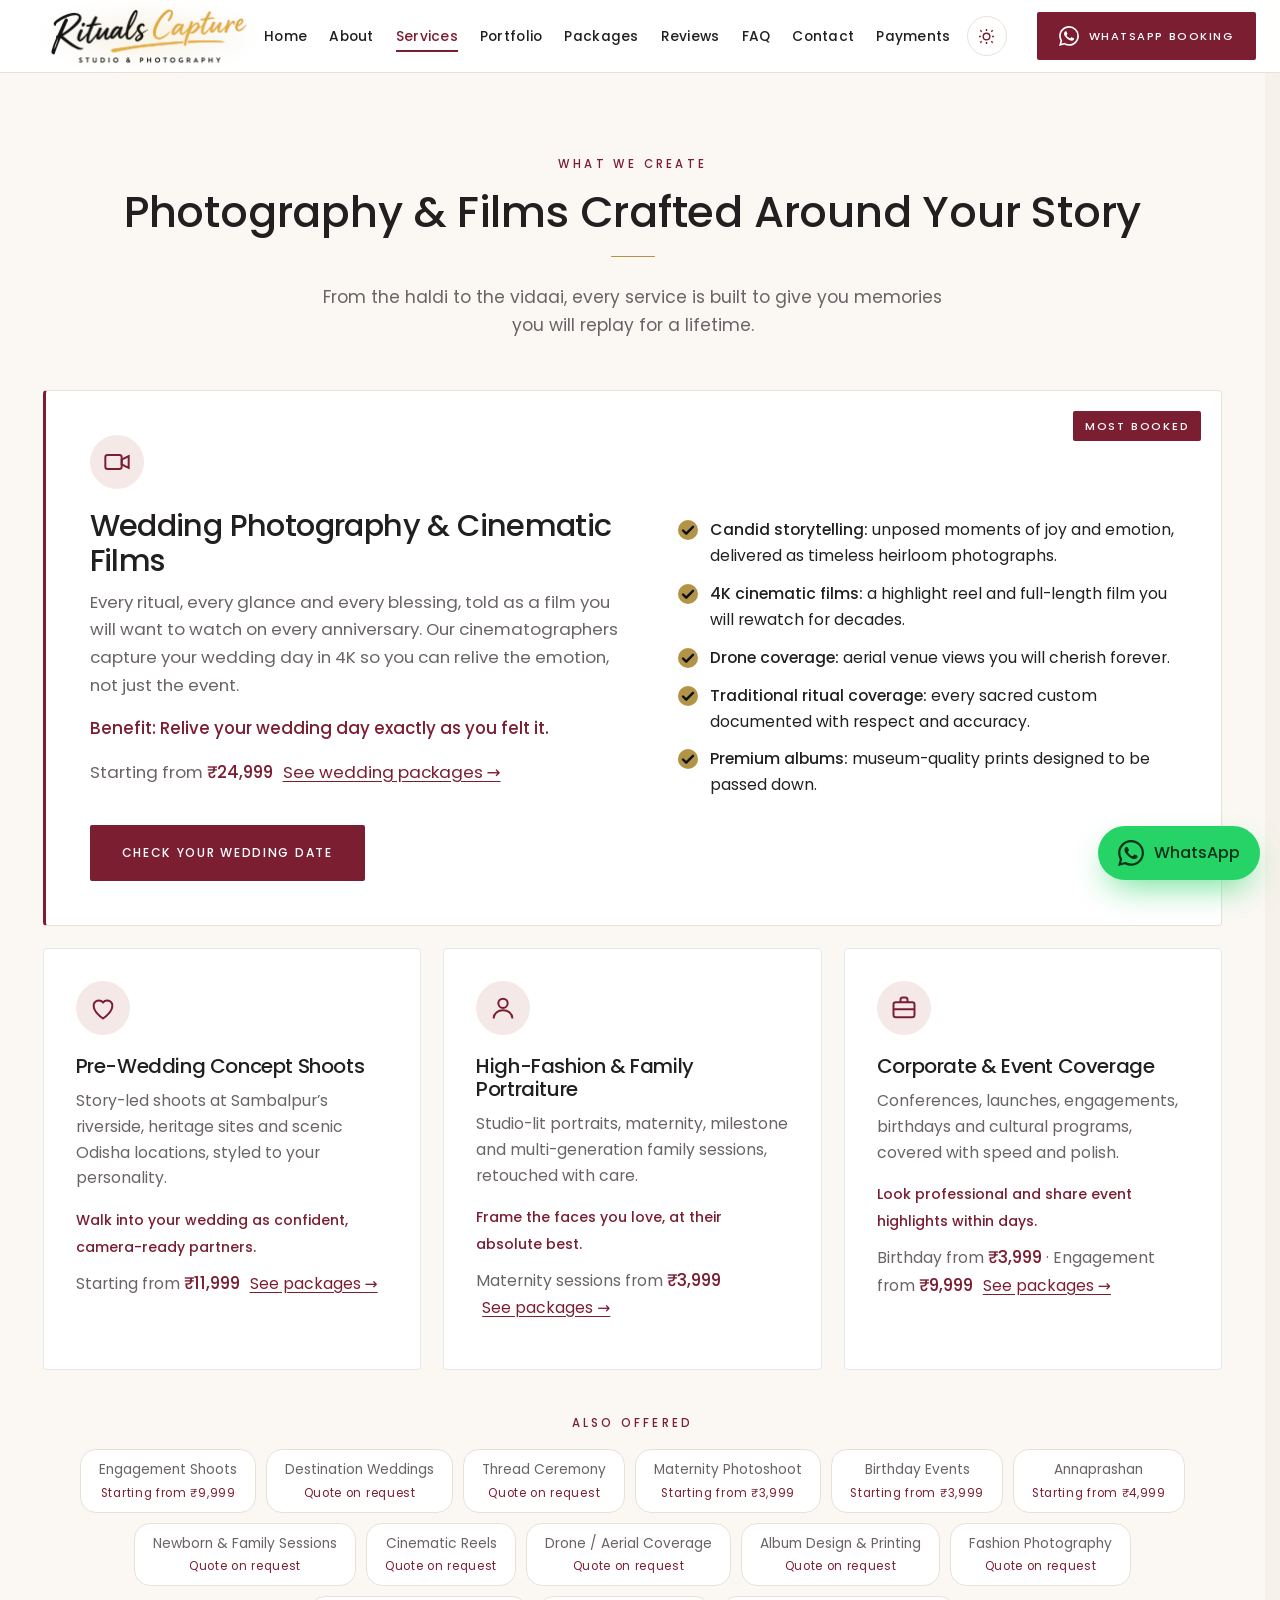
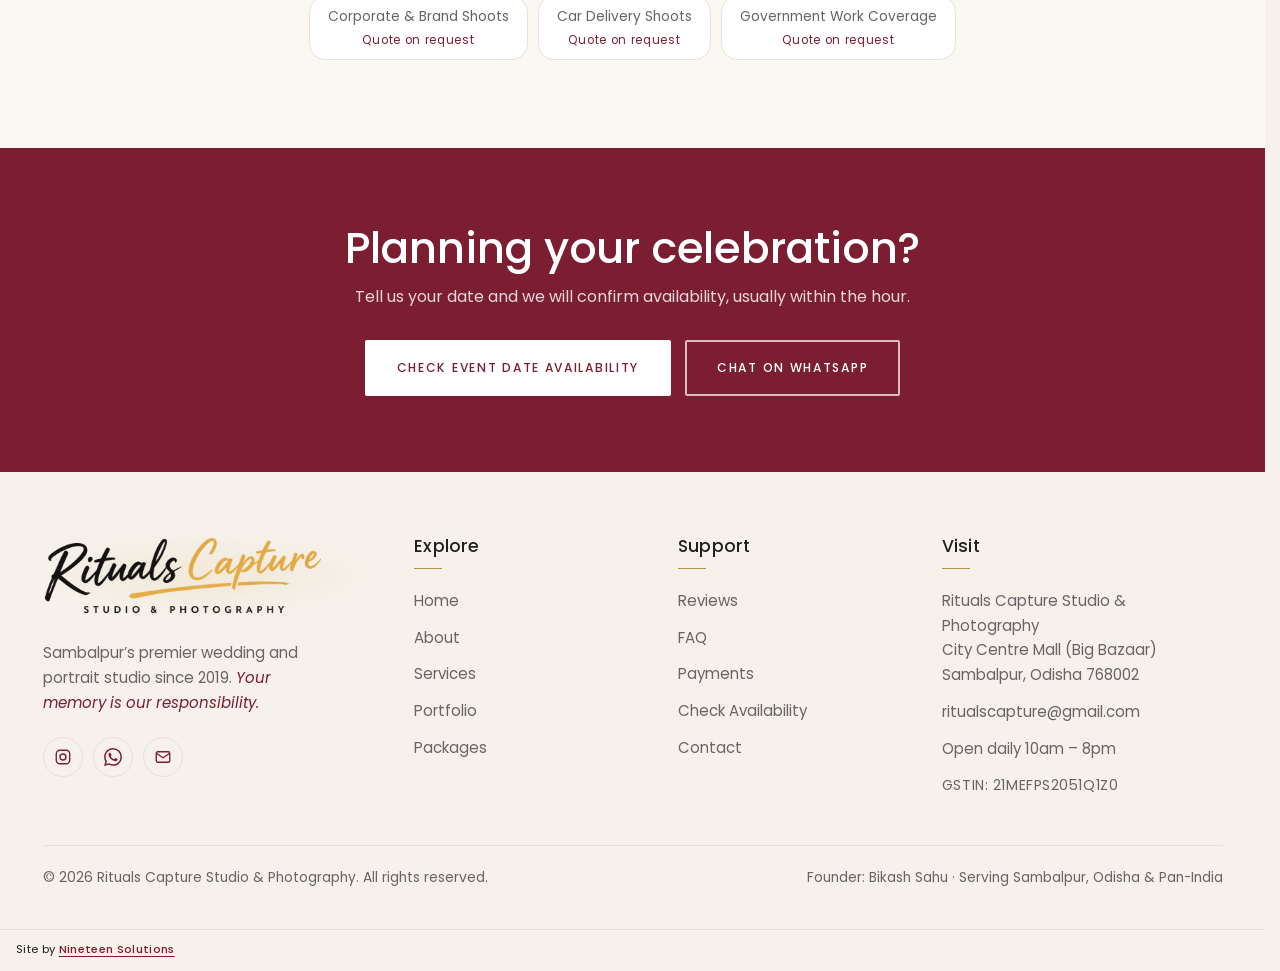
<file: services.html>
<!DOCTYPE html>
<html lang="en-IN">
<head>
<meta charset="UTF-8">
<meta name="viewport" content="width=device-width, initial-scale=1">
<title>Wedding, Pre-Wedding &amp; Event Photography Services | Rituals Capture Studio</title>
<meta name="description" content="Wedding photography and cinematic films, pre-wedding shoots, portraits, maternity, birthday and event coverage in Sambalpur, Odisha and across India.">
<meta name="theme-color" content="#7B1E32">
<meta property="og:title" content="Wedding, Pre-Wedding &amp; Event Photography Services | Rituals Capture Studio">
<meta property="og:description" content="Wedding photography and cinematic films, pre-wedding shoots, portraits, maternity, birthday and event coverage in Sambalpur, Odisha and across India.">
<meta property="og:type" content="website">
<link rel="icon" href="favicon.ico" sizes="any">
<link rel="icon" type="image/png" sizes="32x32" href="images/favicon-32.png">
<link rel="apple-touch-icon" href="images/apple-touch-icon.png">
<link rel="preload" href="assets/fonts/poppins-regular.woff?v=2" as="font" type="font/woff" crossorigin>
<link rel="preload" href="assets/fonts/poppins-light.woff?v=1" as="font" type="font/woff" crossorigin>
<link rel="preload" href="assets/fonts/poppins-medium.woff?v=2" as="font" type="font/woff" crossorigin>
<link rel="stylesheet" href="assets/style.css?v=20">
<script>(function(){try{if(localStorage.getItem("theme")==="dark")document.documentElement.setAttribute("data-theme","dark")}catch(e){}})();</script>

</head>
<body class="inner">
<svg width="0" height="0" style="position:absolute" aria-hidden="true" focusable="false"><symbol id="wa" viewBox="0 0 24 24"><path fill="currentColor" d="M17.472 14.382c-.297-.149-1.758-.867-2.03-.967-.273-.099-.471-.148-.67.15-.197.297-.767.966-.94 1.164-.173.199-.347.223-.644.075-.297-.15-1.255-.463-2.39-1.475-.883-.788-1.48-1.761-1.653-2.059-.173-.297-.018-.458.13-.606.134-.133.298-.347.446-.52.149-.174.198-.298.298-.497.099-.198.05-.371-.025-.52-.075-.149-.669-1.612-.916-2.207-.242-.579-.487-.5-.669-.51-.173-.008-.371-.01-.57-.01-.198 0-.52.074-.792.372-.272.297-1.04 1.016-1.04 2.479 0 1.462 1.065 2.875 1.213 3.074.149.198 2.096 3.2 5.077 4.487.709.306 1.262.489 1.694.625.712.227 1.36.195 1.871.118.571-.085 1.758-.719 2.006-1.413.248-.694.248-1.289.173-1.413-.074-.124-.272-.198-.57-.347m-5.421 7.403h-.004a9.87 9.87 0 01-5.031-1.378l-.361-.214-3.741.982.998-3.648-.235-.374a9.86 9.86 0 01-1.51-5.26c.001-5.45 4.436-9.884 9.888-9.884 2.64 0 5.122 1.03 6.988 2.898a9.825 9.825 0 012.893 6.994c-.003 5.45-4.437 9.884-9.885 9.884m8.413-18.297A11.815 11.815 0 0012.05 0C5.495 0 .16 5.335.157 11.892c0 2.096.547 4.142 1.588 5.945L.057 24l6.305-1.654a11.882 11.882 0 005.683 1.448h.005c6.554 0 11.89-5.335 11.893-11.893a11.821 11.821 0 00-3.48-8.413z"/></symbol><symbol id="lotus" viewBox="0 0 200 200"><g fill="none" stroke="currentColor" stroke-width="1.6"><ellipse cx="100" cy="58" rx="16" ry="42" transform="rotate(0 100 100)"/><ellipse cx="100" cy="58" rx="16" ry="42" transform="rotate(45 100 100)"/><ellipse cx="100" cy="58" rx="16" ry="42" transform="rotate(90 100 100)"/><ellipse cx="100" cy="58" rx="16" ry="42" transform="rotate(135 100 100)"/><ellipse cx="100" cy="58" rx="16" ry="42" transform="rotate(180 100 100)"/><ellipse cx="100" cy="58" rx="16" ry="42" transform="rotate(225 100 100)"/><ellipse cx="100" cy="58" rx="16" ry="42" transform="rotate(270 100 100)"/><ellipse cx="100" cy="58" rx="16" ry="42" transform="rotate(315 100 100)"/><circle cx="100" cy="100" r="14"/><circle cx="100" cy="100" r="92"/></g></symbol></svg>
<header id="top">
  <div class="wrap nav">
    <a href="index.html" class="brand logo-link" aria-label="Rituals Capture Studio &amp; Photography - home"><span class="logo-aura" aria-hidden="true"></span><img class="logo-img logo-on-light" src="images/logo-light.webp?v=2" width="800" height="226" alt="Rituals Capture Studio &amp; Photography"><img class="logo-img logo-on-dark" src="images/logo.webp?v=2" width="800" height="226" alt="" aria-hidden="true"></a>
    <button class="burger" id="burger" aria-label="Open menu" aria-expanded="false"><span></span><span></span><span></span></button>
    <ul class="menu" id="menu"><li><a href="index.html">Home</a></li><li><a href="about.html">About</a></li><li><a href="services.html" aria-current="page">Services</a></li><li><a href="portfolio.html">Portfolio</a></li><li><a href="packages.html">Packages</a></li><li><a href="reviews.html">Reviews</a></li><li><a href="faq.html">FAQ</a></li><li><a href="contact.html">Contact</a></li><li class="menu-head" aria-hidden="true">Payments</li><li class="menu-pay"><a href="payment.html"><span class="mp-d">Payments</span><span class="mp-m">Bank Details &amp; QR</span></a></li><li class="menu-upi"><span class="mu-k">UPI ID</span><span class="mu-v">7788844553@ybl</span><button type="button" class="pay-copy" data-copy="7788844553@ybl">Copy</button></li></ul>
    <button class="theme-toggle" id="themeToggle" type="button" aria-label="Toggle night mode" aria-pressed="false"><svg class="ic-sun" viewBox="0 0 24 24" fill="none" stroke="currentColor" stroke-width="1.8" aria-hidden="true"><circle cx="12" cy="12" r="4.2"/><path d="M12 2.5v2.4M12 19.1v2.4M4.2 4.2l1.7 1.7M18.1 18.1l1.7 1.7M2.5 12h2.4M19.1 12h2.4M4.2 19.8l1.7-1.7M18.1 5.9l1.7-1.7"/></svg><svg class="ic-moon" viewBox="0 0 24 24" fill="none" stroke="currentColor" stroke-width="1.8" aria-hidden="true"><path d="M20 14.5A8.5 8.5 0 1 1 9.5 4a7 7 0 0 0 10.5 10.5z"/></svg></button>
    <a class="btn btn-gold wa-link" data-msg="Hello Bikash, I found Rituals Capture Studio online and would like to book a shoot." href="#" target="_blank" rel="noopener"><svg width="20" height="20"><use href="#wa"/></svg> WhatsApp Booking</a>
  </div>
</header>
<main>
<!-- SERVICES -->
<section class="services" id="services" aria-labelledby="svc-h">
  <div class="wrap">
    <div class="center reveal"><span class="eyebrow">What We Create</span><h1 id="svc-h">Photography &amp; Films Crafted Around Your Story</h1><div class="rule"></div><p class="lead">From the haldi to the vidaai, every service is built to give you memories you will replay for a lifetime.</p></div>
    <div class="svc-grid">
      <article class="svc featured reveal">
        <span class="badge">Most Booked</span>
        <div>
          <div class="ico"><svg viewBox="0 0 24 24" fill="none" stroke="currentColor" stroke-width="1.7"><rect x="2" y="6" width="14" height="12" rx="2"/><path d="M16 10l6-3v10l-6-3z"/></svg></div>
          <h3>Wedding Photography &amp; Cinematic Films</h3>
          <p>Every ritual, every glance and every blessing, told as a film you will want to watch on every anniversary. Our cinematographers capture your wedding day in 4K so you can relive the emotion, not just the event.</p>
          <p class="benefit">Benefit: Relive your wedding day exactly as you felt it.</p>
          <p class="from">Starting from <b>₹24,999</b> <a href="packages.html">See wedding packages &rarr;</a></p>
          <a href="book.html" class="btn btn-gold">Check Your Wedding Date</a>
        </div>
        <ul class="feat-list">
          <li><span><b>Candid storytelling:</b> unposed moments of joy and emotion, delivered as timeless heirloom photographs.</span></li>
          <li><span><b>4K cinematic films:</b> a highlight reel and full-length film you will rewatch for decades.</span></li>
          <li><span><b>Drone coverage:</b> aerial venue views you will cherish forever.</span></li>
          <li><span><b>Traditional ritual coverage:</b> every sacred custom documented with respect and accuracy.</span></li>
          <li><span><b>Premium albums:</b> museum-quality prints designed to be passed down.</span></li>
        </ul>
      </article>
      <article class="svc reveal">
        <div class="ico"><svg viewBox="0 0 24 24" fill="none" stroke="currentColor" stroke-width="1.7"><path d="M12 21s-8-5.2-8-11a4.5 4.5 0 0 1 8-2.8A4.5 4.5 0 0 1 20 10c0 5.8-8 11-8 11z"/></svg></div>
        <h3>Pre-Wedding Concept Shoots</h3>
        <p>Story-led shoots at Sambalpur’s riverside, heritage sites and scenic Odisha locations, styled to your personality.</p>
        <span class="benefit">Walk into your wedding as confident, camera-ready partners.</span>
        <p class="from">Starting from <b>₹11,999</b> <a href="packages.html">See packages &rarr;</a></p>
      </article>
      <article class="svc reveal">
        <div class="ico"><svg viewBox="0 0 24 24" fill="none" stroke="currentColor" stroke-width="1.7"><circle cx="12" cy="8" r="4"/><path d="M4 21c0-4.4 3.6-7 8-7s8 2.6 8 7"/></svg></div>
        <h3>High-Fashion &amp; Family Portraiture</h3>
        <p>Studio-lit portraits, maternity, milestone and multi-generation family sessions, retouched with care.</p>
        <span class="benefit">Frame the faces you love, at their absolute best.</span>
        <p class="from">Maternity sessions from <b>₹3,999</b> <a href="packages.html">See packages &rarr;</a></p>
      </article>
      <article class="svc reveal">
        <div class="ico"><svg viewBox="0 0 24 24" fill="none" stroke="currentColor" stroke-width="1.7"><rect x="3" y="7" width="18" height="13" rx="2"/><path d="M9 7V5a2 2 0 0 1 2-2h2a2 2 0 0 1 2 2v2M3 13h18"/></svg></div>
        <h3>Corporate &amp; Event Coverage</h3>
        <p>Conferences, launches, engagements, birthdays and cultural programs, covered with speed and polish.</p>
        <span class="benefit">Look professional and share event highlights within days.</span>
        <p class="from">Birthday from <b>₹3,999</b> · Engagement from <b>₹9,999</b> <a href="packages.html">See packages &rarr;</a></p>
      </article>
    </div>
    <div class="also reveal"><h4>Also Offered</h4><ul><li>Engagement Shoots <span class="al-p">Starting from ₹9,999</span></li><li>Destination Weddings <span class="al-p">Quote on request</span></li><li>Thread Ceremony <span class="al-p">Quote on request</span></li><li>Maternity Photoshoot <span class="al-p">Starting from ₹3,999</span></li><li>Birthday Events <span class="al-p">Starting from ₹3,999</span></li><li>Annaprashan <span class="al-p">Starting from ₹4,999</span></li><li>Newborn &amp; Family Sessions <span class="al-p">Quote on request</span></li><li>Cinematic Reels <span class="al-p">Quote on request</span></li><li>Drone / Aerial Coverage <span class="al-p">Quote on request</span></li><li>Album Design &amp; Printing <span class="al-p">Quote on request</span></li><li>Fashion Photography <span class="al-p">Quote on request</span></li><li>Corporate &amp; Brand Shoots <span class="al-p">Quote on request</span></li><li>Car Delivery Shoots <span class="al-p">Quote on request</span></li><li>Government Work Coverage <span class="al-p">Quote on request</span></li></ul></div>
  </div>
</section>

<section class="cta-band" aria-labelledby="cta-h"><div class="wrap"><h2 id="cta-h">Planning your celebration?</h2><p>Tell us your date and we will confirm availability, usually within the hour.</p><div class="row"><a class="btn btn-light" href="book.html">Check Event Date Availability</a><a class="btn btn-out wa-link" data-msg="Hello Bikash, I would like to book Rituals Capture Studio." href="#" target="_blank" rel="noopener">Chat on WhatsApp</a></div></div></section>

</main>
<footer>
  <div class="wrap">
    <div class="ft">
      <div><a class="brand logo-link" href="index.html" aria-label="Rituals Capture Studio &amp; Photography - home"><span class="logo-aura" aria-hidden="true"></span><img class="logo-img logo-on-light" src="images/logo-light.webp?v=2" width="800" height="226" alt="Rituals Capture Studio &amp; Photography" style="width:min(280px,100%)"><img class="logo-img logo-on-dark" src="images/logo.webp?v=2" width="800" height="226" alt="" aria-hidden="true" style="width:min(280px,100%)"></a>
        <p class="fdesc">Sambalpur’s premier wedding and portrait studio since 2019. <em class="ftag">Your memory is our responsibility.</em></p>
        <div class="social"><a class="ig-link" href="#" target="_blank" rel="noopener" aria-label="Instagram"><svg viewBox="0 0 24 24" fill="none" stroke="currentColor" stroke-width="1.8"><rect x="3" y="3" width="18" height="18" rx="5"/><circle cx="12" cy="12" r="4"/></svg></a><a class="wa-link" data-msg="Hello Bikash, I would like to book Rituals Capture Studio." href="#" target="_blank" rel="noopener" aria-label="WhatsApp"><svg><use href="#wa"/></svg></a><a class="mail-link" href="#" aria-label="Email"><svg viewBox="0 0 24 24" fill="none" stroke="currentColor" stroke-width="1.8"><rect x="3" y="5" width="18" height="14" rx="2"/><path d="M3 7l9 6 9-6"/></svg></a></div></div>
      <div><h4>Explore</h4><ul><li><a href="index.html">Home</a></li><li><a href="about.html">About</a></li><li><a href="services.html">Services</a></li><li><a href="portfolio.html">Portfolio</a></li><li><a href="packages.html">Packages</a></li></ul></div>
      <div><h4>Support</h4><ul><li><a href="reviews.html">Reviews</a></li><li><a href="faq.html">FAQ</a></li><li><a href="payment.html">Payments</a></li><li><a href="book.html">Check Availability</a></li><li><a href="contact.html">Contact</a></li></ul></div>
      <div><h4>Visit</h4><ul><li>Rituals Capture Studio &amp; Photography<br>City Centre Mall (Big Bazaar)<br>Sambalpur, Odisha 768002</li><li><a class="mail-link" href="#"></a></li><li>Open daily 10am – 8pm</li><li class="gstin">GSTIN: 21MEFPS2051Q1Z0</li></ul></div>
    </div>
    <div class="copy"><span>© <span id="yr"></span> Rituals Capture Studio &amp; Photography. All rights reserved.</span><span>Founder: Bikash Sahu · Serving Sambalpur, Odisha &amp; Pan-India</span></div>
  </div>
</footer>
<div class="credit-bar"><p class="credit">Site by <a href="https://nineteensolutions.in/" target="_blank" rel="noopener">Nineteen Solutions</a></p></div>
<a class="fab wa-link" data-msg="Hello Bikash, I would like to check date availability at Rituals Capture Studio." href="#" target="_blank" rel="noopener" aria-label="Chat on WhatsApp"><svg><use href="#wa"/></svg><span>WhatsApp</span></a>
<div class="toast" id="toast" role="status"></div>

<script src="assets/site.js?v=2" defer></script>
</body>
</html>
</file>
<file: assets/style.css>
/* Poppins, bundled with the site (no external font request) */
@font-face{font-family:"Poppins";font-style:normal;font-weight:400;font-display:swap;src:url(fonts/poppins-regular.woff?v=2) format("woff")}
@font-face{font-family:"Poppins";font-style:normal;font-weight:300;font-display:swap;src:url(fonts/poppins-light.woff?v=1) format("woff")}
@font-face{font-family:"Poppins";font-style:normal;font-weight:500;font-display:swap;src:url(fonts/poppins-medium.woff?v=2) format("woff")}
@font-face{font-family:"Poppins";font-style:italic;font-weight:400;font-display:swap;src:url(fonts/poppins-italic.woff?v=2) format("woff")}
@font-face{font-family:"Poppins";font-style:italic;font-weight:500;font-display:swap;src:url(fonts/poppins-mediumitalic.woff?v=2) format("woff")}

:root{
  --maroon:#800020; --crimson:#8B0000; --gold:#D4AF37; --gold-soft:#F3E5AB;
  --obsidian:#0B0F19; --char:#121824; --white:#FFFFFF; --off:#F8FAFC; --line:#E2E8F0; --muted:#475569;
  --radius:16px; --shadow:0 18px 50px -20px rgba(11,15,25,.35);
}
*{box-sizing:border-box;margin:0;padding:0}
html{scroll-behavior:smooth;scroll-padding-top:84px}
body{font-family:"Poppins","Segoe UI",system-ui,-apple-system,Arial,sans-serif;color:var(--obsidian);background:var(--page);line-height:1.65;-webkit-font-smoothing:antialiased;overflow-x:hidden}
img,svg{max-width:100%;display:block}
a{color:inherit;text-decoration:none}
button,input,select,textarea{font:inherit;color:inherit}
.wrap{width:min(1180px,100% - 40px);margin-inline:auto}
section{padding:96px 0}
.eyebrow{display:inline-block;font-size:.78rem;letter-spacing:.24em;text-transform:uppercase;font-weight:500;color:var(--maroon);margin-bottom:14px}
.dark .eyebrow{color:var(--gold)}
h1,h2,h3{line-height:1.15;letter-spacing:-.02em}
h2{font-size:clamp(1.9rem,4vw,3rem);font-weight:500;margin-bottom:16px}
h3{font-size:1.25rem;font-weight:500}
.lead{color:var(--muted);font-size:1.08rem;max-width:640px}
.dark{background:var(--obsidian);color:var(--gold-soft)}
.dark h2,.dark h3{color:var(--gold-soft)}
.dark .lead{color:#b9c0cf}
.center{text-align:center}.center .lead{margin-inline:auto}
.rule{width:64px;height:3px;background:linear-gradient(90deg,var(--gold),var(--maroon));border-radius:3px;margin:18px 0 26px}
.center .rule{margin-inline:auto}
.btn{display:inline-flex;align-items:center;justify-content:center;gap:10px;padding:15px 28px;border-radius:999px;font-weight:500;font-size:.98rem;border:2px solid transparent;cursor:pointer;transition:transform .25s,box-shadow .25s,background .25s,color .25s}
.btn:hover{transform:translateY(-2px)}
.btn-gold{background:var(--gold);color:var(--obsidian);box-shadow:0 10px 30px -10px rgba(212,175,55,.7)}
.btn-gold:hover{background:var(--gold-soft)}
.btn-maroon{background:var(--maroon);color:#fff;box-shadow:0 10px 30px -10px rgba(128,0,32,.7)}
.btn-maroon:hover{background:var(--crimson)}
.btn-ghost{border-color:rgba(243,229,171,.7);color:var(--gold-soft);background:transparent}
.btn-ghost:hover{background:rgba(243,229,171,.12)}
.btn-wa{background:#25D366;color:#06301a}
.reveal{opacity:0;transform:translateY(28px);transition:opacity .8s ease,transform .8s ease}
.reveal.in{opacity:1;transform:none}
:focus-visible{outline:3px solid var(--gold);outline-offset:3px}

/* Header */
header{position:fixed;inset:0 0 auto 0;z-index:50;background:rgba(11,15,25,.72);backdrop-filter:blur(14px);-webkit-backdrop-filter:blur(14px);border-bottom:1px solid rgba(212,175,55,.22);transition:background .3s}
header.solid{background:rgba(11,15,25,.96)}
.nav{display:flex;align-items:center;justify-content:space-between;height:72px;gap:16px}
.brand{display:flex;align-items:center;gap:12px;color:var(--gold-soft);font-weight:500;letter-spacing:.02em}
.brand svg{width:38px;height:38px;flex:none}
.logo-link{flex:none;display:flex;align-items:center;height:100%;position:relative;isolation:isolate}
footer .logo-link{height:auto;display:inline-flex}
.logo-img{display:block;width:clamp(210px,24vw,300px);height:auto;filter:drop-shadow(0 0 6px rgba(212,175,55,.35))}
.brand span small{display:block;font-size:.6rem;letter-spacing:.28em;text-transform:uppercase;color:var(--gold);font-weight:500}
.menu{display:flex;gap:22px;list-style:none}
.menu a{color:#e8dfba;font-size:.9rem;font-weight:500;position:relative;padding:6px 0}
.menu a::after{content:"";position:absolute;left:0;bottom:0;height:2px;width:0;background:var(--gold);transition:width .3s}
.menu a:hover::after{width:100%}
.nav .btn{padding:11px 20px;font-size:.88rem;white-space:nowrap}
.burger{display:none;background:none;border:0;width:44px;height:44px;cursor:pointer}
.burger span{display:block;width:24px;height:2px;background:var(--gold-soft);margin:6px auto;transition:.3s}

/* Hero */
.hero{position:relative;min-height:100vh;min-height:100svh;display:flex;align-items:center;padding:120px 0 90px;color:var(--gold-soft);overflow:hidden;background:
  radial-gradient(900px 500px at 78% 22%,rgba(212,175,55,.22),transparent 60%),
  radial-gradient(800px 600px at 15% 90%,rgba(139,0,0,.7),transparent 62%),
  linear-gradient(160deg,#1a0a12 0%,#0B0F19 55%,#120609 100%)}
.hero::before{content:"";position:absolute;inset:0;background:
  repeating-linear-gradient(115deg,transparent 0 46px,rgba(212,175,55,.045) 46px 47px);animation:drift 40s linear infinite}
@keyframes drift{to{background-position:600px 0}}
.hero .mandala{position:absolute;right:-140px;top:50%;width:720px;height:720px;transform:translateY(-50%);opacity:.16;animation:spin 120s linear infinite}
@keyframes spin{to{transform:translateY(-50%) rotate(360deg)}}
.hero-inner{position:relative;max-width:760px}
.hero h1{font-size:clamp(2.3rem,6vw,4.6rem);font-weight:500;color:#fff;margin:14px 0 22px}
.hero h1 em{font-style:normal;color:var(--gold);background:linear-gradient(90deg,var(--gold),var(--gold-soft));-webkit-background-clip:text;background-clip:text;color:transparent}
.hero p.sub{font-size:1.2rem;color:#e8dfba;max-width:600px;margin-bottom:34px}
.hero .cta{display:flex;flex-wrap:wrap;gap:14px}
.hero .tag{margin-top:38px;font-style:italic;color:var(--gold);letter-spacing:.06em;display:flex;align-items:center;gap:14px}
.hero .tag::before{content:"";width:44px;height:2px;background:var(--gold)}
.scroll-cue{position:absolute;left:50%;bottom:26px;width:26px;height:42px;border:2px solid rgba(243,229,171,.5);border-radius:14px;transform:translateX(-50%)}
.scroll-cue::after{content:"";position:absolute;left:50%;top:8px;width:4px;height:8px;border-radius:2px;background:var(--gold);transform:translateX(-50%);animation:cue 1.8s infinite}
@keyframes cue{60%{transform:translate(-50%,14px);opacity:0}}

/* Trust strip */
.trust{background:var(--maroon);color:#fff;padding:0;position:relative;z-index:2}
.trust .wrap{display:grid;grid-template-columns:repeat(4,1fr)}
.trust-item{display:flex;align-items:center;gap:14px;padding:26px 18px;border-right:1px solid rgba(243,229,171,.22)}
.trust-item:last-child{border:0}
.trust-item svg{width:34px;height:34px;flex:none;color:var(--gold)}
.trust-item b{display:block;font-size:1.02rem;color:var(--gold-soft)}
.trust-item span{font-size:.84rem;opacity:.85}

/* About */
.about-grid{display:grid;grid-template-columns:1fr 1.05fr;gap:64px;align-items:center}
.about-visual{position:relative;aspect-ratio:4/5;border-radius:var(--radius);overflow:hidden;background:
  radial-gradient(circle at 30% 20%,rgba(212,175,55,.55),transparent 45%),
  linear-gradient(155deg,var(--maroon),#2a0510 70%,var(--obsidian));box-shadow:var(--shadow)}
.about-visual::before{content:"";position:absolute;inset:18px;border:1px solid rgba(243,229,171,.55);border-radius:10px}
.about-visual .quote{position:absolute;inset:auto 30px 34px 30px;color:var(--gold-soft);font-size:1.5rem;font-weight:500;line-height:1.3}
.about-visual .quote small{display:block;margin-top:12px;font-size:.8rem;letter-spacing:.2em;text-transform:uppercase;color:var(--gold);font-weight:500}
.about-visual svg{position:absolute;top:26px;right:26px;width:120px;opacity:.6}
.about p{color:var(--muted);margin-bottom:16px}
.pillars{display:grid;grid-template-columns:repeat(3,1fr);gap:14px;margin-top:28px}
.pillar{background:var(--off);border:1px solid var(--line);border-top:3px solid var(--gold);border-radius:12px;padding:18px}
.pillar b{display:block;font-size:1.7rem;color:var(--maroon);line-height:1.1}
.pillar span{font-size:.85rem;color:var(--muted)}

/* Services */
.services{background:var(--off)}
.svc-grid{display:grid;grid-template-columns:repeat(12,1fr);gap:22px;margin-top:50px}
.svc{grid-column:span 4;background:var(--card);border:1px solid var(--line);border-radius:var(--radius);padding:32px;transition:transform .3s,box-shadow .3s,border-color .3s;position:relative;overflow:hidden}
.svc:hover{transform:translateY(-6px);box-shadow:var(--shadow);border-color:var(--gold)}
.svc .ico{width:54px;height:54px;border-radius:14px;background:rgba(128,0,32,.08);color:var(--maroon);display:grid;place-items:center;margin-bottom:20px}
.svc .ico svg{width:28px;height:28px}
.svc p{color:var(--muted);margin:10px 0 16px;font-size:.98rem}
.svc .benefit{font-size:.88rem;font-weight:500;color:var(--maroon)}
.svc.featured{grid-column:span 12;display:grid;grid-template-columns:1.1fr 1fr;gap:40px;align-items:center;background:linear-gradient(135deg,#1a0a12,var(--obsidian));color:var(--gold-soft);border-color:var(--gold);padding:46px}
.svc.featured h3{font-size:2rem;color:var(--gold-soft)}
.svc.featured p{color:#d4cba0;font-size:1.05rem}
.svc.featured .ico{background:rgba(212,175,55,.14);color:var(--gold)}
.svc.featured .benefit{color:var(--gold)}
.badge{position:absolute;top:20px;right:20px;background:var(--gold);color:var(--obsidian);font-size:.7rem;font-weight:500;letter-spacing:.14em;text-transform:uppercase;padding:6px 12px;border-radius:999px}
.feat-list{list-style:none;display:grid;gap:12px}
.feat-list li{display:flex;gap:12px;align-items:flex-start;font-size:.98rem}
.feat-list li::before{content:"";flex:none;width:20px;height:20px;margin-top:3px;border-radius:50%;background:var(--gold) url("data:image/svg+xml,%3Csvg xmlns='http://www.w3.org/2000/svg' viewBox='0 0 20 20'%3E%3Cpath d='M5 10.5l3.2 3.2L15 6.8' fill='none' stroke='%230B0F19' stroke-width='2.4' stroke-linecap='round' stroke-linejoin='round'/%3E%3C/svg%3E") center/contain no-repeat}
.svc.featured .btn{margin-top:22px}

/* Portfolio */
.filters{display:flex;flex-wrap:wrap;gap:10px;justify-content:center;margin:34px 0 40px}
.filters button{padding:11px 22px;border-radius:999px;border:1px solid rgba(212,175,55,.45);background:transparent;color:var(--gold-soft);cursor:pointer;font-weight:500;font-size:.92rem;transition:.25s}
.filters button:hover{border-color:var(--gold)}
.filters button.active{background:var(--gold);color:var(--obsidian);border-color:var(--gold)}
.gallery{display:grid;grid-template-columns:repeat(3,1fr);gap:20px}
.card{position:relative;border-radius:14px;overflow:hidden;aspect-ratio:4/5;cursor:pointer;background:var(--char);isolation:isolate;transition:opacity .4s,transform .4s}
.card.tall{grid-row:span 2;aspect-ratio:auto}
.card.hide{display:none}
.card .art{position:absolute;inset:0;transition:transform .9s cubic-bezier(.2,.7,.2,1);z-index:-1}
.card:hover .art{transform:scale(1.12)}
.card::after{content:"";position:absolute;inset:0;background:linear-gradient(to top,rgba(11,15,25,.92),transparent 55%);opacity:.85;transition:opacity .4s}
.card:hover::after{opacity:1}
.card .meta{position:absolute;left:0;right:0;bottom:0;padding:22px;z-index:2;transform:translateY(8px);transition:transform .4s}
.card:hover .meta{transform:none}
.card .meta small{display:block;font-size:.7rem;letter-spacing:.2em;text-transform:uppercase;color:var(--gold);font-weight:500}
.card .meta h3{font-size:1.15rem;color:#fff;margin-top:4px}
.card .play{position:absolute;top:50%;left:50%;width:68px;height:68px;margin:-34px 0 0 -34px;border-radius:50%;background:rgba(128,0,32,.88);border:2px solid var(--gold);display:grid;place-items:center;z-index:2;transition:transform .3s}
.card:hover .play{transform:scale(1.14)}
.card .play svg{width:26px;height:26px;color:var(--gold-soft);margin-left:4px}
.card .play::before{content:"";position:absolute;inset:-2px;border-radius:50%;border:2px solid var(--gold);animation:pulse 2s infinite}
@keyframes pulse{to{transform:scale(1.5);opacity:0}}
.card .reel{position:absolute;top:14px;left:14px;z-index:2;background:rgba(11,15,25,.75);color:var(--gold-soft);font-size:.7rem;font-weight:500;letter-spacing:.14em;padding:5px 10px;border-radius:999px;border:1px solid rgba(212,175,55,.5)}
.a1{background:radial-gradient(circle at 70% 25%,#f3d98a,transparent 40%),linear-gradient(160deg,#8B0000,#2a0510)}
.a2{background:radial-gradient(circle at 25% 30%,#ffd9a0,transparent 38%),linear-gradient(200deg,#5a1a2a,#0B0F19)}
.a3{background:radial-gradient(circle at 50% 70%,#D4AF37,transparent 45%),linear-gradient(140deg,#1b2440,#0B0F19)}
.a4{background:radial-gradient(circle at 80% 80%,#ff9c8a,transparent 40%),linear-gradient(180deg,#800020,#1a0a12)}
.a5{background:radial-gradient(circle at 30% 20%,#e9d7a8,transparent 42%),linear-gradient(150deg,#3b2a14,#0B0F19)}
.a6{background:radial-gradient(circle at 65% 40%,#c7d2ff,transparent 38%),linear-gradient(170deg,#28304f,#0B0F19)}
.a7{background:radial-gradient(circle at 20% 75%,#D4AF37,transparent 40%),linear-gradient(190deg,#6b0f24,#120609)}
.a8{background:radial-gradient(circle at 75% 20%,#ffe9b0,transparent 40%),linear-gradient(155deg,#4a0d1a,#0B0F19)}
.card .art::before{content:"";position:absolute;inset:0;background:repeating-linear-gradient(120deg,transparent 0 22px,rgba(255,255,255,.035) 22px 23px)}
.card .art svg{position:absolute;right:-30px;top:-30px;width:60%;opacity:.22;color:var(--gold-soft)}
.port-cta{text-align:center;margin-top:44px}

/* Packages */
.pk-tabs{display:flex;justify-content:center;gap:8px;margin:34px auto 38px;background:var(--off);border:1px solid var(--line);border-radius:999px;padding:6px;width:fit-content;max-width:100%}
.pk-tabs button{border:0;background:transparent;padding:13px 26px;border-radius:999px;font-weight:500;cursor:pointer;color:var(--muted);transition:.25s;font-size:.95rem}
.pk-tabs button.on{background:var(--maroon);color:#fff;box-shadow:0 8px 22px -10px rgba(128,0,32,.8)}
.pk-panel{display:none}.pk-panel.on{display:block;animation:fadeIn .5s}
.pk-grid{display:grid;grid-template-columns:repeat(3,1fr);gap:24px;align-items:start}
.pk{background:var(--card);border:1px solid var(--line);border-radius:20px;padding:34px 28px;display:flex;flex-direction:column;transition:transform .3s,box-shadow .3s,border-color .3s}
.pk:hover{transform:translateY(-6px);box-shadow:var(--shadow);border-color:var(--gold)}
.pk h3{font-size:1.35rem}
.pk .price{font-size:1.7rem;font-weight:500;color:var(--maroon);line-height:1.15;margin:14px 0 6px;letter-spacing:-.02em}
.pk .price .cur{font-size:1.5rem;margin-right:2px}
.pk .price small{display:block;font-size:.76rem;font-weight:500;letter-spacing:.12em;text-transform:uppercase;color:var(--muted);margin-top:4px}
.pk .cov{display:flex;align-items:center;gap:10px;font-weight:500;font-size:.92rem;padding:14px 0 18px;margin-bottom:18px;border-bottom:1px dashed var(--line)}
.pk .cov svg{width:20px;height:20px;color:var(--maroon)}
.pk .feat-list{margin-bottom:20px}
.pk .feat-list li{font-size:.95rem}
.pk details.all{border:0;border-radius:0;box-shadow:none;background:none;margin-bottom:22px}
.pk details.all summary{padding:12px 0;font-size:.9rem;color:var(--maroon);border-top:1px solid var(--line)}
.pk details.all summary::after{font-size:1.3rem}
.all-in h4{font-size:.74rem;letter-spacing:.16em;text-transform:uppercase;color:var(--maroon);margin:14px 0 8px}
.all-in ul{list-style:none;display:grid;gap:7px}
.all-in li{font-size:.9rem;color:var(--muted);padding-left:16px;position:relative}
.all-in li::before{content:"";position:absolute;left:0;top:.62em;width:6px;height:6px;border-radius:50%;background:var(--gold)}
.pnote{margin-top:14px;font-size:.82rem;font-style:italic;color:var(--muted)}
.pk .pick{width:100%;margin-top:auto}
.pk.prem{background:linear-gradient(160deg,#1a0a12,var(--obsidian));color:var(--gold-soft);border:2px solid var(--gold);box-shadow:var(--shadow)}
.pk.prem h3{color:var(--gold-soft)}
.pk.prem .price,.pk.prem .cov svg,.pk.prem details.all summary,.pk.prem .all-in h4{color:var(--gold)}
.pk.prem .price small,.pk.prem .all-in li,.pk.prem .pnote{color:#c9c19a}
.pk.prem .cov{border-color:rgba(212,175,55,.35)}
.pk.prem details.all summary{border-color:rgba(212,175,55,.3)}
.pk.prem details.all summary::after{color:var(--gold)}
.note{margin-top:34px;font-size:.92rem;color:var(--muted);text-align:center;max-width:720px;margin-inline:auto}

/* Wizard */
.wizard-sec{background:linear-gradient(180deg,var(--off),#fff)}
.wz{max-width:820px;margin:44px auto 0;background:var(--card);border:1px solid var(--line);border-radius:22px;box-shadow:var(--shadow);overflow:hidden}
.wz-head{background:var(--obsidian);color:var(--gold-soft);padding:26px 34px}
.wz-head .row{display:flex;justify-content:space-between;align-items:center;gap:12px;flex-wrap:wrap;font-size:.86rem;letter-spacing:.08em;text-transform:uppercase;font-weight:500}
.bar{height:6px;background:rgba(243,229,171,.2);border-radius:6px;margin-top:14px;overflow:hidden}
.bar i{display:block;height:100%;width:33.3%;background:linear-gradient(90deg,var(--gold),var(--gold-soft));transition:width .5s}
.steps{display:flex;gap:8px;margin-top:14px;font-size:.78rem}
.steps span{flex:1;text-align:center;padding:7px 4px;border-radius:8px;background:rgba(243,229,171,.08);opacity:.7}
.steps span.on{background:rgba(212,175,55,.2);opacity:1;color:var(--gold)}
form{padding:34px}
.step{display:none;animation:fadeIn .5s}
.step.on{display:block}
@keyframes fadeIn{from{opacity:0;transform:translateX(18px)}}
.grid2{display:grid;grid-template-columns:1fr 1fr;gap:18px}
.field{display:flex;flex-direction:column;gap:7px;margin-bottom:18px}
.field.full{grid-column:1/-1}
label,.lbl{font-size:.86rem;font-weight:500;color:var(--obsidian)}
label i,.lbl i{color:var(--maroon);font-style:normal}
input,select,textarea{width:100%;padding:14px 16px;border:1.5px solid var(--line);border-radius:12px;background:var(--off);transition:border .2s,box-shadow .2s}
input:focus,select:focus,textarea:focus{outline:0;border-color:var(--maroon);box-shadow:0 0 0 4px rgba(128,0,32,.12);background:var(--card)}
textarea{min-height:100px;resize:vertical}
.err{border-color:#c00!important}
.errmsg{color:#b00020;font-size:.8rem;min-height:0;display:none}
.field.bad .errmsg{display:block}
.chips{display:flex;flex-wrap:wrap;gap:10px}
.chips label{cursor:pointer;position:relative}
.chips input{position:absolute;opacity:0;pointer-events:none}
.chips span{display:inline-block;padding:10px 18px;border:1.5px solid var(--line);border-radius:999px;background:var(--off);font-weight:500;font-size:.9rem;transition:.2s}
.chips input:checked+span{background:var(--maroon);border-color:var(--maroon);color:#fff}
.chips input:focus-visible+span{outline:3px solid var(--gold);outline-offset:2px}
.wz-nav{display:flex;justify-content:space-between;gap:12px;margin-top:10px;flex-wrap:wrap}
.wz-nav .btn{padding:14px 30px}
.btn-line{background:var(--card);border-color:var(--line);color:var(--obsidian)}
.summary{background:var(--off);border:1px dashed var(--gold);border-radius:12px;padding:16px;font-size:.88rem;white-space:pre-wrap;color:var(--muted);margin-bottom:18px;max-height:220px;overflow:auto}
.secure{font-size:.8rem;color:var(--muted);text-align:center;margin-top:16px}

/* Reviews */
.rv-top{display:flex;align-items:center;justify-content:center;gap:16px;margin:26px 0 42px;flex-wrap:wrap}
.rv-top .big{font-size:3rem;font-weight:500;color:var(--gold)}
.stars{color:var(--gold);letter-spacing:3px}
.rv-grid{display:grid;grid-template-columns:repeat(3,1fr);gap:22px}
.rv{background:var(--char);border:1px solid rgba(212,175,55,.25);border-radius:var(--radius);padding:30px;display:flex;flex-direction:column;gap:16px;transition:transform .3s,border-color .3s}
.rv:hover{transform:translateY(-5px);border-color:var(--gold)}
.rv q{quotes:none;color:#e8dfba;font-size:1rem;flex:1}
.rv .who{display:flex;align-items:center;gap:12px}
.rv .av{width:44px;height:44px;border-radius:50%;background:var(--maroon);display:grid;place-items:center;color:var(--gold-soft);font-weight:500}
.rv .who b{display:block;color:var(--gold-soft);font-size:.95rem}
.rv .who small{color:#9aa3b5;font-size:.78rem}
.src{margin-left:auto;font-size:.68rem;font-weight:500;letter-spacing:.1em;text-transform:uppercase;padding:5px 10px;border-radius:999px;border:1px solid rgba(212,175,55,.4);color:var(--gold)}

/* FAQ */
.faq-list{max-width:820px;margin:44px auto 0;display:grid;gap:14px}
details{background:var(--card);border:1px solid var(--line);border-radius:14px;overflow:hidden;transition:border-color .3s,box-shadow .3s}
details[open]{border-color:var(--gold);box-shadow:var(--shadow)}
summary{list-style:none;cursor:pointer;padding:22px 26px;font-weight:500;font-size:1.05rem;display:flex;justify-content:space-between;align-items:center;gap:16px}
summary::-webkit-details-marker{display:none}
summary::after{content:"+";font-size:1.6rem;color:var(--maroon);transition:transform .3s;line-height:1}
details[open] summary::after{transform:rotate(45deg)}
details p{padding:0 26px 24px;color:var(--muted)}

/* Contact */
.ct-grid{display:grid;grid-template-columns:1fr 1fr;gap:34px;margin-top:44px}
.ct-card{background:var(--char);border:1px solid rgba(212,175,55,.25);border-radius:var(--radius);padding:34px}
.ct-list{list-style:none;display:grid;gap:18px}
.ct-list li{display:flex;gap:16px;align-items:flex-start}
.ct-list svg{width:24px;height:24px;color:var(--gold);flex:none;margin-top:3px}
.ct-list b{display:block;color:var(--gold-soft)}
.ct-list a,.ct-list span{color:#c9d0de}
.ct-list a:hover{color:var(--gold)}
.ct-card .field label{color:var(--gold-soft)}
.ct-card input,.ct-card textarea{background:var(--obsidian);border-color:rgba(212,175,55,.3);color:#fff}
.ct-card input:focus,.ct-card textarea:focus{border-color:var(--gold);box-shadow:0 0 0 4px rgba(212,175,55,.15)}
.hours{margin-top:22px;padding-top:20px;border-top:1px dashed rgba(212,175,55,.3);font-size:.9rem;color:#b9c0cf}

/* Footer */
footer{background:#06080f;color:#9aa3b5;padding:64px 0 100px;font-size:.92rem}
.ft{display:grid;grid-template-columns:1.5fr 1fr 1fr 1.2fr;gap:36px}
footer h4{color:var(--gold-soft);margin-bottom:16px;font-size:.95rem;letter-spacing:.1em;text-transform:uppercase}
footer ul{list-style:none;display:grid;gap:10px}
footer a:hover{color:var(--gold)}
.social{display:flex;gap:12px;margin-top:18px}
.social a{width:42px;height:42px;border-radius:50%;border:1px solid rgba(212,175,55,.4);display:grid;place-items:center;color:var(--gold);transition:.25s}
.social a:hover{background:var(--gold);color:var(--obsidian)}
.social svg{width:20px;height:20px}
.copy{margin-top:44px;padding-top:24px;border-top:1px solid rgba(255,255,255,.08);display:flex;justify-content:space-between;flex-wrap:wrap;gap:10px;font-size:.84rem}

/* Floating */
.fab{position:fixed;right:20px;bottom:20px;z-index:60;display:flex;align-items:center;gap:10px;background:#25D366;color:#06301a;font-weight:500;padding:14px 20px;border-radius:999px;box-shadow:0 14px 34px -10px rgba(37,211,102,.75);transition:transform .25s}
.fab:hover{transform:scale(1.06)}
.fab svg{width:26px;height:26px}
.fab::before{content:"";position:absolute;inset:0;border-radius:999px;border:2px solid #25D366;animation:pulse 2.2s infinite;z-index:-1}
.toast{position:fixed;left:50%;bottom:90px;transform:translate(-50%,30px);background:var(--obsidian);color:var(--gold-soft);padding:14px 22px;border-radius:12px;border:1px solid var(--gold);opacity:0;pointer-events:none;transition:.4s;z-index:70;font-size:.92rem;max-width:90vw}
.toast.show{opacity:1;transform:translate(-50%,0)}

/* Responsive */
@media(max-width:1080px){.logo-img{width:230px}.menu{gap:14px}.menu a{font-size:.82rem}}
@media(max-width:960px){
  section{padding:72px 0}
  .burger{display:block}
  .menu{position:fixed;inset:72px 0 auto 0;background:rgba(11,15,25,.98);flex-direction:column;gap:0;padding:12px 20px 24px;transform:translateY(-130%);transition:transform .4s;border-bottom:1px solid var(--gold)}
  .menu.open{transform:none}
  .menu a{display:block;padding:14px 0;font-size:1rem;border-bottom:1px solid rgba(243,229,171,.1)}
  .nav .btn{display:none}
  .trust .wrap{grid-template-columns:1fr 1fr}
  .trust-item:nth-child(2){border-right:0}
  .trust-item:nth-child(-n+2){border-bottom:1px solid rgba(243,229,171,.22)}
  .about-grid,.svc.featured,.ct-grid{grid-template-columns:1fr}
  .about-visual{aspect-ratio:4/5}
  .svc{grid-column:span 6}
  .gallery{grid-template-columns:repeat(2,1fr)}
  .rv-grid{grid-template-columns:1fr}
  .pk-grid{grid-template-columns:1fr;max-width:520px;margin-inline:auto}
  .ft{grid-template-columns:1fr 1fr}
}
@media(max-width:640px){
  .logo-img{width:min(210px,58vw)}
  .wrap{width:min(1180px,100% - 32px)}
  .svc{grid-column:span 12}
  .grid2{grid-template-columns:1fr}
  .pk-tabs{width:100%}.pk-tabs button{flex:1;padding:12px 8px;font-size:.85rem}
  .pillars{grid-template-columns:1fr 1fr 1fr}
  .gallery{grid-template-columns:1fr}
  .card.tall{grid-row:auto;aspect-ratio:4/5}
  .ft{grid-template-columns:1fr}
  .hero .cta .btn{width:100%}
  form{padding:22px}.wz-head{padding:22px}
  .fab span{display:none}.fab{padding:16px}
  .brand span small{display:none}
  .hero .mandala{width:480px;height:480px;right:-200px}
}
@media(prefers-reduced-motion:reduce){*{animation:none!important;transition:none!important}.reveal{opacity:1;transform:none}html{scroll-behavior:auto}}

/* ===== Minimal & Elegant theme layer ===== */
:root{--maroon:#7B1E32;--crimson:#66172a;--gold:#B39447;--gold-soft:#8A6D2A;--obsidian:#1E1B1C;--char:#2A2627;--ivory:#FBF8F4;--blush:#F4E9E6;--hair:#E8E1D8;--ink:#221F20;--muted:#6A6367;--card:#fff;--page:#F6F1EA}
body{color:var(--ink)}
h1,h2,h3,.pk .price,.pillar b,.about-visual .quote,.rv-top .big{font-family:"Poppins","Segoe UI",system-ui,-apple-system,Arial,sans-serif}
h1,h2{font-weight:500;letter-spacing:-.005em}
h3{font-weight:500}
h2{font-size:clamp(1.8rem,3.4vw,2.7rem)}
section{padding:88px 0}
.eyebrow,.dark .eyebrow{color:var(--maroon);letter-spacing:.28em;font-weight:500;font-size:.72rem}
.rule{width:44px;height:1px;background:var(--gold)}
.btn{border-radius:2px;text-transform:uppercase;letter-spacing:.14em;font-size:.76rem;font-weight:500;padding:16px 30px;box-shadow:none!important}
.btn:hover{transform:none}
.btn-gold,.btn-maroon{background:var(--maroon);color:#fff;border-color:var(--maroon)}
.btn-gold:hover,.btn-maroon:hover{background:var(--crimson);border-color:var(--crimson)}
.btn-ghost{border-color:var(--maroon);color:var(--maroon);background:transparent}
.btn-ghost:hover{background:var(--blush)}
.btn-line{background:var(--card);border-color:var(--maroon);color:var(--maroon)}
.btn-line:hover{background:var(--blush)}
.reveal{transform:translateY(12px);transition:opacity .9s ease,transform .9s ease}
/* header */
header{background:rgba(255,255,255,.95);border-bottom:1px solid var(--hair)}
header.solid{background:var(--card)}
.menu a{color:var(--ink);font-size:.86rem;font-weight:500;letter-spacing:.02em}
.menu a::after{background:var(--maroon)}
.nav .btn{padding:12px 20px;font-size:.7rem}
.burger span{background:var(--ink)}
.logo-img{filter:none}
.logo-img.logo-on-dark{display:none}
/* hero */
.hero{color:var(--ink);min-height:86vh;min-height:86svh;padding:150px 0 90px;background:radial-gradient(900px 480px at 88% 8%,rgba(123,30,50,.07),transparent 60%),linear-gradient(180deg,var(--ivory),var(--page))}
.hero::before{display:none}
.hero .mandala{color:var(--maroon)!important;opacity:.07;animation:none;transform:translateY(-50%)}
.hero .eyebrow{color:var(--maroon)!important;font-family:"Poppins","Segoe UI",system-ui,-apple-system,Arial,sans-serif}
.hero h1{color:var(--ink);font-family:"Poppins","Segoe UI",system-ui,-apple-system,Arial,sans-serif;font-size:clamp(2.2rem,5vw,3.9rem);font-weight:500;line-height:1.12;letter-spacing:-.01em}
.hero h1 em{color:var(--maroon);font-style:italic;background:none;-webkit-background-clip:initial;background-clip:initial}
.hero p.sub{color:var(--muted)}
.hero .tag{color:var(--maroon)}.hero .tag::before{background:var(--gold);height:1px}
.hero .hero-tagline{font-family:"Poppins","Segoe UI",system-ui,-apple-system,Arial,sans-serif;font-style:italic;font-weight:500;font-size:clamp(1.3rem,2.8vw,1.85rem);color:var(--maroon);margin:0 0 20px;letter-spacing:.01em}
.scroll-cue{display:none}
/* trust */
.trust{background:var(--blush);color:var(--ink);border-top:1px solid var(--hair);border-bottom:1px solid var(--hair)}
.trust-item{border-right:1px solid var(--hair)}
.trust-item svg{color:var(--maroon)}
.trust-item b{color:var(--ink)}.trust-item span{color:var(--muted);opacity:1}
/* about */
.about-visual{background:linear-gradient(160deg,#F3E7E3,#EADCD2);box-shadow:none;border:1px solid var(--hair);border-radius:4px}
.about-visual::before{border-color:rgba(123,30,50,.3);border-radius:2px}
.about-visual .quote{color:var(--maroon);font-weight:500;font-style:italic}
.about-visual .quote small{color:var(--gold-soft);font-style:normal}
.about-visual svg{color:var(--maroon)!important;opacity:.16}
.pillar{background:var(--card);border-radius:4px;border-top:2px solid var(--gold)}
/* services */
.services{background:var(--ivory)}
.svc{border-radius:4px}
.svc:hover{transform:none;box-shadow:none;border-color:var(--maroon)}
.svc .ico{background:var(--blush);border-radius:50%}
.svc.featured{background:var(--card);color:var(--ink);border:1px solid var(--hair);border-left:3px solid var(--maroon);padding:44px}
.svc.featured h3{color:var(--ink);font-size:1.9rem;font-weight:500}
.svc.featured p{color:var(--muted)}
.svc.featured .ico{background:var(--blush);color:var(--maroon)}
.svc.featured .benefit{color:var(--maroon)}
.badge{background:var(--maroon);color:#fff;letter-spacing:.16em;border-radius:2px}
.feat-list li::before{background-color:var(--gold)}
.also{margin-top:44px;text-align:center}
.also h4{font-size:.72rem;letter-spacing:.28em;text-transform:uppercase;color:var(--maroon);margin-bottom:16px;font-weight:500}
.also ul{display:flex;flex-wrap:wrap;gap:10px;justify-content:center;list-style:none}
.also li{padding:9px 18px;border:1px solid var(--hair);background:var(--card);border-radius:999px;font-size:.86rem;color:var(--muted)}
/* dark -> light sections */
.dark{background:var(--card);color:var(--ink)}
#reviews.dark,#contact.dark{background:var(--ivory)}
.dark h2,.dark h3{color:var(--ink)}
.dark .lead{color:var(--muted)}
/* portfolio */
.filters button{border:1px solid var(--hair);color:var(--muted);background:var(--card);font-size:.84rem}
.filters button:hover{border-color:var(--maroon);color:var(--maroon)}
.filters button.active{background:var(--maroon);border-color:var(--maroon);color:#fff}
.card{border-radius:4px}
.card:hover .art{transform:scale(1.04)}
.card .play{background:rgba(255,255,255,.93);border:0}
.card .play svg{color:var(--maroon)}
.card .play::before{display:none}
.card .reel{background:rgba(255,255,255,.93);color:var(--maroon);border:0}
.card .meta small{color:#E8D9AE}
.card .art svg{opacity:.12}
.a1{background:radial-gradient(circle at 70% 25%,rgba(255,255,255,.32),transparent 45%),linear-gradient(160deg,#8b4a55,#4a2a30)}
.a2{background:radial-gradient(circle at 25% 30%,rgba(255,255,255,.35),transparent 45%),linear-gradient(200deg,#c9b79c,#7d6b55)}
.a3{background:radial-gradient(circle at 50% 70%,rgba(255,255,255,.2),transparent 45%),linear-gradient(140deg,#4a4547,#1f1c1d)}
.a4{background:radial-gradient(circle at 80% 80%,rgba(255,255,255,.3),transparent 45%),linear-gradient(180deg,#c58f92,#6d3b40)}
.a5{background:radial-gradient(circle at 30% 20%,rgba(255,255,255,.32),transparent 45%),linear-gradient(150deg,#b8a98a,#5f5641)}
.a6{background:radial-gradient(circle at 65% 40%,rgba(255,255,255,.28),transparent 45%),linear-gradient(170deg,#7d8794,#363c45)}
.a7{background:radial-gradient(circle at 20% 75%,rgba(255,255,255,.25),transparent 45%),linear-gradient(190deg,#7b1e32,#3a0f19)}
.a8{background:radial-gradient(circle at 75% 20%,rgba(255,255,255,.35),transparent 45%),linear-gradient(155deg,#d6c3a1,#8a7550)}
/* packages */
.pk{border-radius:4px}
.pk:hover{transform:none;box-shadow:none;border-color:var(--maroon)}
.pk.prem{background:var(--card);color:var(--ink);border:1.5px solid var(--maroon);box-shadow:none}
.pk.prem h3{color:var(--ink)}
.pk.prem .price,.pk.prem .cov svg,.pk.prem details.all summary,.pk.prem .all-in h4,.pk.prem details.all summary::after{color:var(--maroon)}
.pk.prem .price small,.pk.prem .all-in li,.pk.prem .pnote{color:var(--muted)}
.pk.prem .cov,.pk.prem details.all summary{border-color:var(--hair)}
.pk-tabs{border-radius:2px;background:var(--card)}
.pk-tabs button{border-radius:2px;font-size:.85rem;letter-spacing:.04em}
.pk-tabs button.on{box-shadow:none}
.pk-notice{text-align:center;color:var(--muted);font-size:.92rem;margin:26px 0 -8px}
.linkish{background:none;border:0;color:var(--maroon);font-weight:500;text-decoration:underline;cursor:pointer;font-size:inherit;padding:0}
.pk .price .qt{font-family:"Poppins","Segoe UI",system-ui,-apple-system,Arial,sans-serif;font-size:.98rem;font-weight:500;color:var(--muted);letter-spacing:0}
.pk .unlock-btn{width:100%;margin:6px 0 18px;padding:12px}
/* wizard */
.wizard-sec{background:var(--ivory)}
.wz{border-radius:4px;box-shadow:none}
.wz-head{background:var(--card);color:var(--ink);border-bottom:1px solid var(--hair)}
.bar{background:var(--hair)}.bar i{background:var(--maroon)}
.steps span{background:var(--ivory);color:var(--muted);opacity:1}
.steps span.on{background:var(--blush);color:var(--maroon)}
input,select,textarea{border-radius:3px}
.chips span{border-radius:3px}
.btn-wa{background:#25D366;color:#06301a}
/* reviews */
.rv{background:var(--card);border:1px solid var(--hair);border-radius:4px}
.rv:hover{transform:none;border-color:var(--maroon)}
.rv q{color:var(--ink);font-family:"Poppins","Segoe UI",system-ui,-apple-system,Arial,sans-serif;font-style:italic}
.rv .who b{color:var(--ink)}.rv .who small{color:var(--muted)}
.rv .av{background:var(--blush);color:var(--maroon)}
.src{border-color:var(--hair);color:var(--maroon)}
.rv-top .big{color:var(--maroon)}
.rv-top small{color:var(--muted)!important}
/* faq, instagram */
details{border-radius:4px}
details[open]{box-shadow:none}
.ig{background:var(--card)}
.ig-grid{display:grid;grid-template-columns:1fr 1.1fr;gap:56px;align-items:center}
.ig-box{border:1px solid var(--hair);border-radius:4px;background:var(--ivory);min-height:460px;position:relative;overflow:hidden;display:grid;place-items:center;text-align:center;padding:24px;color:var(--muted);font-size:.95rem}
.ig-box iframe{position:absolute;inset:0;width:100%;height:100%;border:0;background:var(--card)}
/* contact */
#contactForm{padding:0}
.ig-open{position:absolute;left:50%;bottom:14px;transform:translateX(-50%);z-index:2;background:var(--card);border:1px solid var(--hair);border-radius:999px;padding:8px 16px;font-size:.8rem;font-weight:500;color:var(--maroon);white-space:nowrap}
.ct-card{background:var(--card);border:1px solid var(--hair);border-radius:4px}
.ct-list svg{color:var(--maroon)}.ct-list b{color:var(--ink)}
.ct-list a,.ct-list span{color:var(--muted)}.ct-list a:hover{color:var(--maroon)}
.ct-card .field label{color:var(--ink)}
.ct-card input,.ct-card textarea{background:var(--ivory);border-color:var(--hair);color:var(--ink)}
.ct-card input:focus,.ct-card textarea:focus{border-color:var(--maroon);box-shadow:0 0 0 3px rgba(123,30,50,.1)}
.hours{border-color:var(--hair);color:var(--muted)}
/* footer */
footer{background:var(--page);color:var(--muted)}
footer h4{color:var(--maroon)}
footer a:hover{color:var(--maroon)}
footer em{color:var(--maroon)!important}
.social a{border-color:var(--hair);color:var(--maroon)}
.social a:hover{background:var(--maroon);color:#fff}
.copy{border-top-color:var(--hair)}
/* floating button + dialog */
.fab::before{display:none}
dialog{border:0;border-radius:4px;padding:0;max-width:440px;width:calc(100% - 32px);color:var(--ink);box-shadow:0 30px 80px -20px rgba(0,0,0,.4)}
dialog::backdrop{background:rgba(34,31,32,.55)}
.dlg{padding:34px 30px 28px}
.dlg h3{font-size:1.5rem;font-weight:500;margin-bottom:6px}
.dlg .sm{color:var(--muted);font-size:.92rem;margin-bottom:22px}
.dlg .x{position:absolute;top:8px;right:12px;background:none;border:0;font-size:1.7rem;cursor:pointer;color:var(--muted);line-height:1}
@media(max-width:960px){
  .menu{background:var(--card);border-bottom:1px solid var(--hair)}
  .menu a{border-bottom:1px solid var(--hair)}
  .trust-item:nth-child(-n+2){border-bottom:1px solid var(--hair)}
  .ig-grid{grid-template-columns:1fr}
  .hero{min-height:auto}
}

/* Rotating Google reviews */
.rv-car{max-width:820px;margin:0 auto}
.rv-stage{display:grid}
.rv-slide{grid-area:1/1;margin:0;background:var(--card);border:1px solid var(--hair);border-radius:4px;padding:44px 48px 34px;text-align:center;opacity:0;visibility:hidden;transform:translateY(14px);transition:opacity .9s ease,transform .9s ease,visibility 0s linear .9s}
.rv-slide.on{opacity:1;visibility:visible;transform:none;transition:opacity .9s ease,transform .9s ease,visibility 0s}
.rv-slide .stars{font-size:1.1rem;margin-bottom:18px}
.rv-slide blockquote{font-family:"Poppins","Segoe UI",system-ui,-apple-system,Arial,sans-serif;font-style:italic;font-size:clamp(1.1rem,2.2vw,1.4rem);line-height:1.6;color:var(--ink);margin:0 0 26px}
.rv-slide figcaption{display:flex;align-items:center;justify-content:center;gap:14px;flex-wrap:wrap;text-align:left}
.rv-slide .av{width:44px;height:44px;border-radius:50%;background:var(--blush);color:var(--maroon);display:grid;place-items:center;font-weight:500;font-size:.9rem}
.rv-slide .nm b{display:block;color:var(--ink);font-size:.95rem}
.rv-slide .nm small{color:var(--muted);font-size:.8rem}
.rv-ctrl{display:flex;align-items:center;justify-content:center;gap:18px;margin-top:26px}
.rv-nav{width:40px;height:40px;border-radius:50%;border:1px solid var(--hair);background:var(--card);color:var(--maroon);font-size:1.5rem;line-height:1;cursor:pointer;transition:.25s}
.rv-nav:hover{border-color:var(--maroon);background:var(--blush)}
.rv-dots{display:flex;gap:9px;flex-wrap:wrap;justify-content:center;max-width:300px}
.rv-dots button{width:9px;height:9px;padding:0;border-radius:50%;border:0;background:#D9D0C5;cursor:pointer;transition:background .3s,transform .3s}
.rv-dots button.on{background:var(--maroon);transform:scale(1.25)}
.rv-slide .src{margin-left:0}
.rv-more{text-align:center;margin-top:30px}
@media(max-width:640px){.rv-slide{padding:32px 22px 26px}}
@media(prefers-reduced-motion:reduce){.rv-slide,.rv-slide.on{transition:none;transform:none}}

/* Photo portfolio: masonry + lightbox */
.masonry{display:grid;grid-template-columns:repeat(4,1fr);gap:14px}
@media(max-width:1099px){.masonry{grid-template-columns:repeat(3,1fr)}}
@media(max-width:759px){.masonry{grid-template-columns:repeat(2,1fr)}}
.mcol{flex:1;display:flex;flex-direction:column;gap:16px;min-width:0}
.ph{position:relative;display:block;width:100%;aspect-ratio:4/5;border:0;padding:0;margin:0;background:#EFE9E1;border-radius:3px;overflow:hidden;cursor:zoom-in}
.ph img{position:absolute;inset:0;display:block;width:100%;height:100%;object-fit:cover;opacity:0;transition:opacity 2.6s ease-in-out,transform .9s ease}
.ph.chg img.in{z-index:1}
.ph img.ld{opacity:1}
.ph:hover img{transform:scale(1.035)}
.ph .tg{position:absolute;left:10px;bottom:10px;background:rgba(255,255,255,.94);color:var(--maroon);font-size:.68rem;font-weight:500;letter-spacing:.12em;text-transform:uppercase;padding:5px 10px;border-radius:2px;opacity:0;transform:translateY(4px);transition:.35s}
.ph:hover .tg,.ph:focus-visible .tg{opacity:1;transform:none}
.masonry.swap{animation:fadeIn .6s}
.pf-count{text-align:center;color:var(--muted);font-size:.86rem;margin-top:30px}
.filters button .n{opacity:.6;font-weight:500;margin-left:5px;font-size:.78em}
.lb{position:fixed;inset:0;z-index:90;background:rgba(24,20,21,.96);display:grid;place-items:center;padding:24px}
.lb[hidden]{display:none}
.lb-f{margin:0;max-width:min(92vw,1300px);text-align:center}
.lb-f img{max-width:100%;max-height:82vh;width:auto;height:auto;border-radius:2px;display:inline-block;background:#111}
.lb-f figcaption{color:#cfc7bd;font-size:.85rem;margin-top:12px;letter-spacing:.06em}
.lb-x,.lb-n{position:absolute;background:rgba(255,255,255,.08);border:1px solid rgba(255,255,255,.25);color:#fff;border-radius:50%;width:46px;height:46px;font-size:1.7rem;line-height:1;cursor:pointer;transition:.25s}
.lb-x:hover,.lb-n:hover{background:rgba(255,255,255,.2)}
.lb-x{top:18px;right:18px}
.lb-n{top:50%;margin-top:-23px}
.lb-p{left:18px}.lb-nx{right:18px}
@media(max-width:640px){.masonry,.mcol{gap:10px}.lb{padding:12px}.lb-n{top:auto;bottom:18px;margin:0}.lb-p{left:calc(50% - 60px)}.lb-nx{right:calc(50% - 60px)}.lb-f img{max-height:76vh}}
.pk-grid{grid-template-columns:repeat(3,minmax(0,1fr))}
@media(max-width:960px){.pk-grid{grid-template-columns:minmax(0,1fr)}}

/* About portrait */
.about-visual{background:#3a3a3c}
.about-visual::before{display:none}
.about-visual img{position:absolute;inset:0;width:100%;height:100%;object-fit:cover;object-position:50% 12%}
.about-visual::after{content:"";position:absolute;inset:auto 0 0 0;height:46%;background:linear-gradient(to top,rgba(24,20,21,.82),transparent)}
.about-visual .quote{z-index:2;color:#fff;font-size:1.45rem;font-style:italic;inset:auto 28px 28px 28px}
.about-visual .quote small{color:#E8D9AE;font-style:normal;letter-spacing:.2em}
.about-photo{display:flex;flex-direction:column;gap:16px}
.about-caption{text-align:center;padding:2px 6px 0}
.about-caption .cap-name{display:block;font-family:"Poppins","Segoe UI",system-ui,-apple-system,Arial,sans-serif;font-size:1.18rem;font-weight:500;color:var(--maroon)}
.about-caption .cap-title{display:block;margin-top:6px;font-size:.78rem;letter-spacing:.14em;text-transform:uppercase;color:var(--gold);font-weight:500}
.about-caption .cap-studio{display:block;margin-top:6px;font-size:.86rem;color:var(--ink);opacity:.72}
.rv-slide{display:flex;flex-direction:column;justify-content:center}

/* ===== Multi-page additions ===== */
section h1{font-family:"Poppins","Segoe UI",system-ui,-apple-system,Arial,sans-serif;font-size:clamp(1.8rem,3.4vw,2.7rem);font-weight:500;line-height:1.15;letter-spacing:-.005em;margin-bottom:16px}
.inner main>section:first-child{padding-top:150px}
.menu a[aria-current=page]{color:var(--maroon)}
.menu a[aria-current=page]::after{width:100%}
.svc.q{grid-column:span 3;padding:28px}
.svc.q h3{font-size:1.15rem}
.svc.q .more{display:inline-block;margin-top:6px;font-size:.84rem;font-weight:500;color:var(--maroon);letter-spacing:.04em}
.svc.q .more:hover{text-decoration:underline}
.sec-cta{text-align:center;margin-top:44px}
.glimpse{display:grid;grid-template-columns:repeat(3,1fr);gap:16px;margin-top:44px}
.gl{position:relative;display:block;aspect-ratio:4/5;overflow:hidden;border-radius:3px;background:#EFE9E1}
.gl img{display:block;width:100%;height:100%;object-fit:cover;transition:transform .9s ease}
.gl:hover img{transform:scale(1.04)}
.tz-grid{display:grid;grid-template-columns:repeat(2,minmax(0,1fr));gap:24px;margin-top:44px;max-width:900px;margin-inline:auto}
.tz{background:var(--card);border:1px solid var(--hair);border-radius:4px;padding:36px 32px;display:flex;flex-direction:column}
.tz:hover{border-color:var(--maroon)}
.tz h3{font-size:1.5rem;font-weight:500}
.tz p{color:var(--muted);margin:10px 0 18px}
.tz .feat-list{margin-bottom:26px;flex:1}
.tz .btn{align-self:flex-start}
.cta-band{background:var(--maroon);color:#fff;text-align:center;padding:76px 0}
.cta-band h2{color:#fff;font-weight:500;margin-bottom:10px}
.cta-band p{color:rgba(255,255,255,.82);max-width:560px;margin:0 auto 30px}
.cta-band .row{display:flex;gap:14px;justify-content:center;flex-wrap:wrap}
.cta-band .btn-light{background:#fff;color:var(--maroon);border-color:#fff}
.cta-band .btn-light:hover{background:var(--blush)}
.cta-band .btn-out{background:transparent;color:#fff;border-color:rgba(255,255,255,.7)}
.cta-band .btn-out:hover{background:rgba(255,255,255,.12)}
.rv-list{display:grid;grid-template-columns:repeat(3,1fr);gap:22px;margin-top:70px}
.rv-list .rv{padding:28px;display:flex;flex-direction:column;gap:14px}
.rv-list .rv q{font-size:.98rem;flex:1}
.rv-list-h{text-align:center;margin-top:76px}
.rv-list-h h2{font-size:clamp(1.4rem,2.6vw,2rem)}
.pk-back{display:none}
@media(max-width:960px){
  .svc.q{grid-column:span 6}
  .glimpse{grid-template-columns:repeat(2,1fr)}
  .rv-list{grid-template-columns:repeat(2,1fr)}
  .inner main>section:first-child{padding-top:120px}
}
@media(max-width:640px){
  .svc.q{grid-column:span 12}
  .tz-grid,.rv-list{grid-template-columns:1fr}
  .glimpse{gap:10px}
  .cta-band{padding:56px 0}
}

/* Quick date form + visible prices */
.qform{max-width:520px;margin:36px auto 0;background:var(--card);border:1px solid var(--hair);border-radius:4px;padding:30px}
.qform .field label{display:block;font-weight:500}
.qform .field label input{display:block;width:100%;margin-top:7px;font-weight:400}
.qform .btn{width:100%;margin-top:6px}
.qform .qpkg{font-size:.9rem;color:var(--maroon);margin:0 0 12px;font-weight:500}
.qsec{padding:70px 0;background:var(--blush)}
.pk .pk-book{width:100%;margin:6px 0 18px;padding:12px;text-align:center}
@media(max-width:640px){.qform{padding:22px 18px}}

.pk-comp{text-align:center;color:var(--maroon);margin:22px 0 -6px;font-size:.96rem}
.pk .feat-list li.comp{color:var(--maroon);font-weight:500}
.pk.prem .feat-list li.comp{color:var(--maroon)}
.pk-tabs{flex-wrap:wrap;justify-content:center;border-radius:4px}
@media(max-width:640px){.pk-tabs button{flex:1 1 45%}}

/* Hero video background */
.hero .hv{position:absolute;inset:0;z-index:0;overflow:hidden;background:#1a0f14}
.hero .hv video{position:absolute;inset:0;width:100%;height:100%;object-fit:cover;opacity:0;transition:opacity 1.4s ease}
.hero .hv video.on{opacity:1}
.hero .wrap{position:relative;z-index:2}
.hero.vid-on::after{content:"";position:absolute;inset:0;z-index:1;background:linear-gradient(90deg,rgba(14,8,11,.78),rgba(14,8,11,.45) 60%,rgba(14,8,11,.3))}
.hero.vid-on h1,.hero.vid-on h1 em{color:#fff!important}
.hero.vid-on h1 em{color:#F0DFA8!important}
.hero.vid-on p.sub{color:#f1e9dd}
.hero.vid-on .eyebrow,.hero.vid-on .tag{color:#F0DFA8!important}
.hero.vid-on .mandala{display:none}
.hero.vid-on .btn-ghost{color:#fff;border-color:rgba(255,255,255,.7)}
.hero.vid-on .scroll-cue{z-index:2}

/* Portfolio wedding film background */
#portfolio{position:relative}
#portfolio>.wrap{position:relative;z-index:2}
.pfv{position:absolute;left:0;right:0;top:0;z-index:0;overflow:hidden;background:#1a0f14;opacity:0;visibility:hidden;transition:opacity 1.2s ease,visibility 0s 1.2s;pointer-events:none}
.pfv.show.ready{opacity:1;visibility:visible;transition:opacity 1.2s ease}
.pfv video{position:absolute;inset:0;width:100%;height:100%;object-fit:cover}
.pfv::after{content:"";position:absolute;inset:0;background:linear-gradient(180deg,rgba(14,8,11,.6),rgba(14,8,11,.72))}
.pf-vid #pf-h,.pf-vid .lead{color:#fff!important}
.pf-vid .eyebrow{color:#F0DFA8!important}
.pf-vid .rule{background:#F0DFA8}

.pfv video{opacity:0;transition:opacity .8s ease}
.pfv video.on{opacity:1}

/* Soft background films (vignette + slow cross-fade, low opacity) */
.has-bgv{position:relative;overflow:hidden}
.has-bgv>.wrap{position:relative;z-index:2}
.bgv{position:absolute;inset:0;z-index:0;pointer-events:none;overflow:hidden}
.bgv video{position:absolute;inset:0;width:100%;height:100%;object-fit:cover;opacity:0;transition:opacity 2.6s ease-in-out}
.bgv video.on{opacity:.32}
.bgv-vig{position:absolute;inset:0;background:radial-gradient(ellipse 75% 70% at 50% 50%,rgba(251,248,244,0) 0%,rgba(251,248,244,.55) 62%,var(--ivory) 100%),linear-gradient(180deg,var(--ivory) 0%,rgba(251,248,244,0) 22%,rgba(251,248,244,0) 78%,var(--ivory) 100%)}

/* Footer: one consistent grid, type scale and spacing */
footer{font-size:.94rem;line-height:1.65;padding:64px 0 96px}
footer .ft{display:grid;grid-template-columns:1.5fr 1fr 1fr 1.3fr;gap:48px;align-items:start}
footer .ft>div{min-width:0}
footer h4{font-family:"Poppins","Segoe UI",system-ui,-apple-system,Arial,sans-serif;font-size:1.08rem;font-weight:500;letter-spacing:.01em;text-transform:none;color:var(--ink);margin:0 0 20px;padding-bottom:12px;position:relative;line-height:1.2}
footer h4::after{content:"";position:absolute;left:0;bottom:0;width:28px;height:1px;background:var(--gold)}
footer ul{list-style:none;display:grid;gap:12px;margin:0;padding:0}
footer li,footer p,footer a{font-size:.94rem;line-height:1.65;color:var(--muted)}
footer li a:hover,footer .social a:hover{color:var(--maroon)}
footer .fdesc{margin:18px 0 0;max-width:290px}
footer .ftag{font-family:"Poppins","Segoe UI",system-ui,-apple-system,Arial,sans-serif;font-style:italic;color:var(--maroon)}
footer .logo-link{display:inline-block;line-height:0}
footer .logo-img{display:block;height:auto}
footer .social{display:flex;gap:10px;margin-top:22px}
footer .social a{width:40px;height:40px;color:var(--maroon)}
footer .social a:hover{color:#fff}
footer .social svg{width:18px;height:18px;display:block}
footer .copy{margin-top:48px;padding-top:22px;font-size:.86rem;align-items:center}
footer .copy span{font-size:.86rem;line-height:1.5;color:var(--muted)}
@media(max-width:1000px){footer .ft{grid-template-columns:1fr 1fr;gap:40px 32px}}
@media(max-width:640px){footer .ft{grid-template-columns:1fr 1fr;gap:34px 24px}footer .ft>div:first-child{grid-column:1/-1}footer .ft>div:last-child{grid-column:1/-1}footer .copy{flex-direction:column;align-items:flex-start}}

/* Header identical on every page: reserve scrollbar space and use a fixed logo size */
html{scrollbar-gutter:stable;overflow-y:scroll}
header .logo-img{width:auto;height:50px}
@media(max-width:1080px){header .logo-img{width:auto;height:44px}}
@media(max-width:640px){header .logo-img{width:auto;height:38px}}

/* Site credit */
footer .credit{margin:14px 0 0;text-align:left;font-family:"Poppins","Segoe UI",system-ui,-apple-system,Arial,sans-serif;font-size:.72rem;letter-spacing:.03em;line-height:1.4;color:var(--muted);opacity:.85}
footer .credit a{font-family:inherit;font-size:inherit;color:var(--maroon);text-decoration:underline;text-underline-offset:3px}
footer .credit a:hover{color:var(--gold)}

/* Credit strip: separate, at the very bottom-left corner */
footer{padding-bottom:40px!important}
.credit-bar{background:var(--page);border-top:1px solid var(--hair);padding:12px 16px 14px;text-align:left}
.credit-bar .credit{margin:0;text-align:left;font-family:"Poppins","Segoe UI",system-ui,-apple-system,Arial,sans-serif;font-size:.7rem;letter-spacing:.03em;line-height:1.4;color:var(--muted)}
.credit-bar .credit a{font-family:inherit;font-size:inherit;color:var(--maroon);text-decoration:underline;text-underline-offset:3px}
.credit-bar .credit a:hover{color:var(--gold)}
.credit-bar .credit{color:#221F20}
.credit-bar .credit a{color:#7B1E32;font-weight:500}
.credit-bar .credit a:hover{color:#5a1424}

/* Night mode toggle */
.theme-toggle{display:inline-flex;align-items:center;justify-content:center;width:40px;height:40px;border-radius:50%;border:1px solid var(--hair);background:var(--card);color:var(--maroon);cursor:pointer;margin-right:14px;flex:none;padding:0}
.theme-toggle svg{width:19px;height:19px;pointer-events:none}
.theme-toggle .ic-moon{display:none}
html[data-theme="dark"] .theme-toggle .ic-sun{display:none}
html[data-theme="dark"] .theme-toggle .ic-moon{display:block}
.tz-solo{grid-template-columns:1fr;max-width:560px}

/* Night mode: same maroon/gold brand colours, only the neutral surfaces go dark */
html[data-theme="dark"]{--card:#1E1A17;--page:#141110;--ink:#F1E9E2;--muted:#B9AFA6;--hair:#332A22;--line:#332A22;--blush:#2A1418;--off:#1B1613;--ivory:#1B1613}
html[data-theme="dark"] label,html[data-theme="dark"] .lbl{color:var(--ink)}
html[data-theme="dark"] header{background:rgba(15,12,11,.92)}
html[data-theme="dark"] header.solid{background:var(--card)}
html[data-theme="dark"] .about-visual{background:#000}
html[data-theme="dark"] ::selection{background:var(--maroon);color:#fff}
html[data-theme="dark"] .logo-img.logo-on-light{display:none}
html[data-theme="dark"] .logo-img.logo-on-dark{display:block}

/* Hand-drawn photography sketch decorations */
.sketch-decor{display:flex;justify-content:center;align-items:center;padding:8px 0 4px}
.sketch-decor svg{width:104px;height:104px;overflow:visible}
.sketch-decor svg *{fill:none;stroke:var(--maroon);stroke-width:1.3;stroke-linecap:round;stroke-linejoin:round;opacity:.4}
@media(max-width:640px){.sketch-decor svg{width:78px;height:78px}}


/* Soft ambient glow behind the logo: kept inside the header/footer box, low opacity so it never washes over the hero */
.logo-aura{--lo:.07;--hi:.17;position:absolute;inset:10% -4%;z-index:-1;pointer-events:none;border-radius:50%;background:radial-gradient(ellipse at center,rgba(179,148,71,.5) 0%,rgba(179,148,71,.16) 45%,transparent 72%);filter:blur(10px);opacity:var(--lo);animation:logoAuraPulse 5s ease-in-out infinite;will-change:opacity}
footer .logo-aura{inset:6% 0}
html[data-theme="dark"] .logo-aura{--lo:.12;--hi:.28}
@keyframes logoAuraPulse{
  0%,100%{opacity:var(--lo)}
  50%{opacity:var(--hi)}
}
@media(prefers-reduced-motion:reduce){
  .logo-aura{animation:none!important}
}

/* ================= Mobile optimisation ================= */
html{-webkit-text-size-adjust:100%;text-size-adjust:100%}
a,button,summary,label,.btn,.filters button{touch-action:manipulation;-webkit-tap-highlight-color:rgba(123,30,50,.14)}
img,video{max-width:100%}
.fab{bottom:max(20px,env(safe-area-inset-bottom));right:max(20px,env(safe-area-inset-right))}
@media(max-width:960px){
  /* 16px inputs stop iPhones zooming the page on focus */
  input,select,textarea{font-size:16px!important}
  /* blur filters are expensive on phones: use a solid bar and a still glow */
  header{-webkit-backdrop-filter:none;backdrop-filter:none}
  .logo-aura{animation:none;filter:blur(8px);will-change:auto;opacity:var(--lo)}
  .menu a{padding:16px 0;min-height:48px}
  .nav{gap:10px}
}
@media(max-width:640px){
  section{padding:56px 0}
  .hero{padding:116px 0 56px}
  .hero h1{font-size:clamp(1.95rem,9vw,2.5rem);line-height:1.15}
  .hero .hero-tagline{font-size:1.2rem;margin-bottom:14px}
  .hero .cta{gap:10px}
  .hero .cta .btn{padding:16px 18px;min-height:52px}
  .btn{min-height:48px}
  /* trust row: icon above text, compact */
  .trust-item{flex-direction:column;align-items:flex-start;gap:8px;padding:18px 14px}
  .trust-item svg{width:24px;height:24px}
  .trust-item b{font-size:.92rem;line-height:1.3}
  .trust-item span{display:block;font-size:.78rem;line-height:1.35;margin-top:2px}
  /* about stats */
  .pillars{gap:10px}
  .pillar{padding:14px 10px}
  .pillar b{font-size:1.4rem;white-space:nowrap}
  .pillar span{display:block;font-size:.78rem;line-height:1.35;margin-top:4px}
  /* comfortable tap targets in the footer */
  footer ul{gap:0}
  footer li a{display:inline-block;padding:11px 0}
  footer .ft li{line-height:1.6}
  footer .social a{width:46px;height:46px}
  footer .fdesc{max-width:none}
  .filters{gap:8px}
  .filters button{min-height:44px}
  .sketch-decor{padding:0}
  .sketch-decor svg{width:64px;height:64px}
  .rv-slide blockquote{font-size:1.05rem}
  .ct-card{padding:18px}
}

/* ---- Typography: Poppins everywhere (logo excepted), regular/medium weights only ---- */
html,body{font-family:"Poppins","Segoe UI",system-ui,-apple-system,Arial,sans-serif}
h1,h2,h3,h4,h5,h6,b,strong,th,summary,dt,label,button,.btn,.eyebrow{font-weight:500}
em,i,blockquote,q{font-style:italic}
.hero h1,.hero .hero-tagline{font-weight:500}
body{font-weight:400}

/* Night mode: small text that was maroon-on-dark switches to the brand gold so it stays readable (maroon surfaces/buttons unchanged) */
html[data-theme="dark"] .hero .hero-tagline,html[data-theme="dark"] .hero .eyebrow{color:var(--gold)!important}
html[data-theme="dark"] .btn-ghost{color:var(--gold);border-color:var(--gold)}
html[data-theme="dark"] .theme-toggle{color:var(--gold)}

/* ---- Payments section: own block inside the hamburger menu + payment page ---- */
.menu-head{display:none}.menu-pay{display:list-item}.mp-m{display:none}
@media(max-width:960px){
  .menu{max-height:calc(100vh - 72px);max-height:calc(100dvh - 72px);overflow-y:auto;-webkit-overflow-scrolling:touch}
  .menu-head{display:block;margin:14px 0 0;padding:14px 0 6px;border-top:2px solid var(--gold);font-size:.72rem;letter-spacing:.24em;text-transform:uppercase;color:var(--gold-soft);font-weight:500}
  .menu-pay{display:block}
  .menu-pay a{display:flex!important;align-items:center;gap:10px;border-bottom:0!important}
  .menu-pay a::before{content:"";width:22px;height:22px;flex:none;background:var(--maroon);-webkit-mask:url("data:image/svg+xml,%3Csvg xmlns='http://www.w3.org/2000/svg' viewBox='0 0 24 24' fill='none' stroke='black' stroke-width='1.8'%3E%3Crect x='2.5' y='5' width='19' height='14' rx='2'/%3E%3Cpath d='M2.5 10h19M6.5 15h4'/%3E%3C/svg%3E") center/contain no-repeat;mask:url("data:image/svg+xml,%3Csvg xmlns='http://www.w3.org/2000/svg' viewBox='0 0 24 24' fill='none' stroke='black' stroke-width='1.8'%3E%3Crect x='2.5' y='5' width='19' height='14' rx='2'/%3E%3Cpath d='M2.5 10h19M6.5 15h4'/%3E%3C/svg%3E") center/contain no-repeat}
}
.pay-steps{display:grid;grid-template-columns:repeat(3,1fr);gap:18px;margin:40px 0 28px}
.pay-step{background:var(--card);border:1px solid var(--hair);border-top:2px solid var(--gold);border-radius:6px;padding:24px 22px}
.pay-step h3{font-size:1.1rem;margin:12px 0 8px;color:var(--ink)}
.pay-step p{margin:0;color:var(--muted);font-size:.94rem;line-height:1.6}
.pay-n{display:inline-flex;align-items:center;justify-content:center;width:34px;height:34px;border-radius:50%;background:var(--maroon);color:#fff;font-weight:500}
.pay-box{background:var(--card);border:1px solid var(--hair);border-radius:6px;padding:28px 24px;max-width:760px;margin:0 auto 26px;text-align:center}
.pay-box h2{font-size:1.35rem;margin:0 0 18px;color:var(--ink)}
.pay-methods{list-style:none;margin:0 0 20px;padding:0;display:grid;grid-template-columns:repeat(3,1fr);gap:12px;text-align:left}
.pay-methods li{display:flex;gap:12px;align-items:flex-start;padding:14px;border:1px solid var(--hair);border-radius:6px}
.pay-methods svg{width:26px;height:26px;flex:none;color:var(--maroon);margin-top:2px}
.pay-methods span{font-size:.86rem;line-height:1.45;color:var(--muted)}
.pay-methods b{display:block;color:var(--ink);font-size:.98rem;margin-bottom:2px}
.pay-get{margin:0 0 18px;color:var(--muted);line-height:1.65}
.pay-safe{max-width:760px;margin:0 auto 22px;padding:14px 18px;border-left:3px solid var(--gold);background:var(--blush);color:var(--muted);font-size:.9rem;line-height:1.6;border-radius:0 6px 6px 0}
.pay-safe b{color:var(--ink)}
.pay-safe a{color:var(--maroon);text-decoration:underline;text-underline-offset:3px}
@media(max-width:760px){
  .pay-steps{grid-template-columns:1fr;gap:12px;margin:28px 0 20px}
  .pay-methods{grid-template-columns:1fr}
  .pay-box{padding:22px 16px}
  .pay-box .btn{width:100%}
}
.menu-upi{display:none}
@media(max-width:960px){
  .menu-upi{display:flex;align-items:center;gap:10px;margin:4px 0 6px;padding:10px 12px;background:var(--blush);border:1px solid var(--hair);border-radius:6px}
  .mu-k{font-size:.7rem;letter-spacing:.16em;text-transform:uppercase;color:var(--muted)}
  .mu-v{font-size:.9rem;color:var(--ink);flex:1;min-width:0;overflow-wrap:anywhere}
}
.pay-copy{flex:none;min-height:36px;padding:6px 14px;border:1px solid var(--maroon);border-radius:999px;background:transparent;color:var(--maroon);font:inherit;font-size:.78rem;font-weight:500;cursor:pointer}
.pay-copy:hover,.pay-copy.done{background:var(--maroon);color:#fff}
.pay-grid{display:grid;grid-template-columns:1fr 1fr;gap:18px;max-width:860px;margin:0 auto 26px}
.pay-card{background:var(--card);border:1px solid var(--hair);border-top:2px solid var(--gold);border-radius:6px;padding:24px 22px}
.pay-card h2{font-size:1.25rem;margin:0 0 16px;color:var(--ink);text-align:center}
.pay-qr{display:block;width:min(240px,100%);height:auto;margin:0 auto 6px;background:#fff;border-radius:8px;padding:4px}
.pay-hint{margin:6px 0 14px;font-size:.82rem;color:var(--muted);text-align:center;line-height:1.5}
.pay-row{display:flex;align-items:center;gap:10px;padding:11px 0;border-bottom:1px solid var(--hair)}
.pay-row:last-of-type{border-bottom:0}
.pay-k{flex:0 0 118px;font-size:.74rem;letter-spacing:.12em;text-transform:uppercase;color:var(--muted)}
.pay-v{flex:1;min-width:0;color:var(--ink);overflow-wrap:anywhere;font-size:.95rem}
.pay-open{display:flex;width:100%;margin-top:12px;justify-content:center}
.pay-confirm{margin:0 0 24px}
@media(max-width:760px){
  .pay-grid{grid-template-columns:1fr;gap:14px}
  .pay-card{padding:20px 16px}
  .pay-k{flex-basis:96px}
  .pay-confirm .btn{width:100%}
}
.pay-intro{max-width:640px;margin:0 auto 26px;color:var(--muted);line-height:1.7}
@media(max-width:960px){.mp-d{display:none}.mp-m{display:inline}}

/* Laptop widths: the header now has a Payments link, so the WhatsApp button becomes an icon button to keep everything on one line */
@media(min-width:961px) and (max-width:1240px){
  .nav .btn{font-size:0;padding:12px 14px;gap:0;min-height:44px}
  .nav .btn svg{width:22px;height:22px}
  .menu{gap:16px}
  .menu a{font-size:.84rem}
  header .logo-img{height:44px}
}

/* ===== Hero: tidy left alignment ===== */
.hero-inner{display:flex;flex-direction:column;align-items:flex-start;text-align:left}
.hero h1,.hero .hero-tagline,.hero .eyebrow,.hero .cta{margin-left:0;padding-left:0;text-align:left}
.hero h1{position:relative;width:fit-content;max-width:100%;margin:0 0 16px -.045em;padding-left:0;text-indent:0}
.hero .hero-tagline{position:relative;width:fit-content;max-width:100%;margin:0 0 22px;line-height:1.35}
.hero .eyebrow{position:relative;display:block;margin:0 0 34px;font-size:.8rem;letter-spacing:.34em;line-height:1;padding-top:2px}
.hero .cta{position:relative;margin:0}
@media(max-width:640px){
  .hero .hero-tagline{margin-bottom:18px}
  .hero .eyebrow{font-size:.72rem;letter-spacing:.3em;margin-bottom:26px}
  .hero-inner{align-items:stretch}
  .hero h1,.hero .hero-tagline,.hero .eyebrow{align-self:flex-start}
}
.hero.vid-on .hero-tagline{color:#F0DFA8!important}

/* Hero: regular-weight Poppins (no bold/medium) */
.hero h1,.hero h1 *{font-weight:400!important}
.hero .hero-tagline{font-weight:400!important}
.hero .eyebrow{font-weight:400!important}
.hero .btn{font-weight:400}

/* Logo glow: clearly visible but soft, still contained inside the header/footer box */
.logo-aura{--lo:.22;--hi:.46;background:radial-gradient(ellipse at center,rgba(212,175,55,.75) 0%,rgba(179,148,71,.28) 48%,transparent 74%);filter:blur(9px)}
html[data-theme="dark"] .logo-aura{--lo:.2;--hi:.42}
footer .logo-aura{--lo:.16;--hi:.34}
@media(max-width:960px){
  .logo-aura{animation:logoAuraPulse 5s ease-in-out infinite;filter:blur(8px);will-change:opacity}
}
@media(prefers-reduced-motion:reduce){.logo-aura{animation:none!important;opacity:var(--lo)}}

/* Header logo size */
header .logo-img{width:auto;height:56px}
@media(min-width:961px) and (max-width:1240px){header .logo-img{height:48px}}
@media(max-width:960px){header .logo-img{height:48px}}
@media(max-width:640px){header .logo-img{height:44px}}
@media(max-width:380px){header .logo-img{height:40px}}

/* Header buttons keep their own size whatever the logo size is */
.nav .btn,.theme-toggle{flex:none}
.menu a{white-space:nowrap}
@media(min-width:961px) and (max-width:1040px){.menu{gap:9px}.nav{gap:10px}}

/* Hero typography matches the logo lettering: upright Poppins Regular, no italics */
.hero h1{font-family:"Poppins","Segoe UI",system-ui,-apple-system,Arial,sans-serif;font-weight:400!important;font-style:normal;letter-spacing:0}
.hero .hero-tagline{font-family:"Poppins","Segoe UI",system-ui,-apple-system,Arial,sans-serif;font-style:normal;font-weight:400!important;letter-spacing:.02em}
.hero .eyebrow{font-family:"Poppins","Segoe UI",system-ui,-apple-system,Arial,sans-serif;font-style:normal;font-weight:400!important;letter-spacing:.36em;text-transform:uppercase}
@media(max-width:640px){.hero h1{font-size:clamp(1.5rem,7.6vw,2.3rem);line-height:1.2}}

/* Hero: lighter Poppins (Light), no entrance animation */
.hero h1,.hero h1 *{font-weight:300!important}
.hero .hero-tagline{font-weight:300!important}
.hero .eyebrow{font-weight:400!important}

/* ===== Hero: centred brand logo ===== */
.hero,.hero:not(.vid-on){color:#fff;background:radial-gradient(900px 520px at 50% 42%,rgba(123,30,50,.38),transparent 68%),linear-gradient(180deg,#161011,#0E0A0B)}
.hero .mandala{display:none}
.hero.vid-on::after{background:linear-gradient(180deg,rgba(14,8,11,.62),rgba(14,8,11,.5) 50%,rgba(14,8,11,.7))}
.hero-inner{max-width:980px;margin:0 auto;display:flex;flex-direction:column;align-items:center;text-align:center}
.hero h1.hero-logo{width:min(860px,100%);max-width:100%;margin:0 auto 14px;padding:0;line-height:0;font-size:0;text-align:center}
.hero h1.hero-logo img{display:block;width:100%;height:auto}
.hero .hero-tagline,.hero.vid-on .hero-tagline{align-self:center;text-align:center;margin:0 0 14px;color:rgba(255,255,255,.9)!important;font-weight:300!important;font-size:clamp(1.05rem,2.2vw,1.45rem);letter-spacing:.06em}
.hero .eyebrow,.hero.vid-on .eyebrow{align-self:center;text-align:center;margin:0 0 34px;color:#F0DFA8!important;padding-left:.36em}
.hero .cta{justify-content:center}
.hero .btn-ghost{color:#fff;border-color:rgba(255,255,255,.7)}
html[data-theme="dark"] .hero .hero-tagline{color:rgba(255,255,255,.9)!important}
html[data-theme="dark"] .hero .eyebrow{color:#F0DFA8!important}
@media(max-width:640px){
  .hero{padding:104px 0 56px}
  .hero-inner{align-items:center}
  .hero h1.hero-logo{width:100%;margin-bottom:10px}
  .hero .hero-tagline{font-size:1.02rem;letter-spacing:.04em;margin-bottom:12px}
  .hero .eyebrow{margin-bottom:26px;align-self:center}
  .hero .cta{width:100%}
}
.hero h1.hero-logo{margin-bottom:-2.2%}
@media(max-width:640px){.hero h1.hero-logo{margin-bottom:-1%}.hero{padding:112px 0 64px}}

/* Hero video: softer, so the logo and text stand out */
.hero .hv video.on{opacity:.4}
.hero.vid-on::after{background:linear-gradient(180deg,rgba(14,8,11,.22),rgba(14,8,11,.12) 50%,rgba(14,8,11,.3))}

/* Package codes, starting prices, GSTIN */
.pcode{display:inline-block;align-self:flex-start;font-size:.7rem;letter-spacing:.14em;text-transform:uppercase;color:var(--muted);border:1px solid var(--line);padding:5px 10px;margin:0 0 14px}
.pcode b{color:var(--maroon);letter-spacing:.12em;font-weight:500}
html[data-theme="dark"] .pcode b{color:var(--gold)}
.pk-code-note{text-align:center;color:var(--muted);font-size:.92rem;margin:0 auto 22px;max-width:640px}
.from{margin:14px 0 4px;color:var(--ink);font-size:.95rem}
.from b{color:var(--maroon);font-weight:500;font-size:1.05rem}
html[data-theme="dark"] .from b{color:var(--gold)}
.from a{color:var(--maroon);margin-left:6px;white-space:nowrap;text-decoration:underline;text-underline-offset:3px}
html[data-theme="dark"] .from a{color:var(--gold)}
.svc.q .from{margin-top:12px}
.also .al-p{display:block;font-size:.72rem;letter-spacing:.06em;color:var(--maroon);margin-top:2px}
html[data-theme="dark"] .also .al-p{color:var(--gold)}
footer .gstin{letter-spacing:.04em;font-size:.88rem}
/* hero logo: clean, no glow */
.hero h1.hero-logo{margin-bottom:22px}
@media(max-width:640px){.hero h1.hero-logo{margin-bottom:16px}}
.also li{border-radius:16px;text-align:center;padding:9px 18px}

/* Hero fills the whole first screen (phone, tablet, laptop); the next section starts below the fold */
.hero{min-height:100vh;min-height:100svh;min-height:100dvh;display:flex;align-items:center;padding:96px 0 48px}
@media(max-width:640px){.hero{padding:88px 0 40px}}
@media(max-height:560px){.hero{min-height:auto;padding:96px 0 48px}}
</file>
